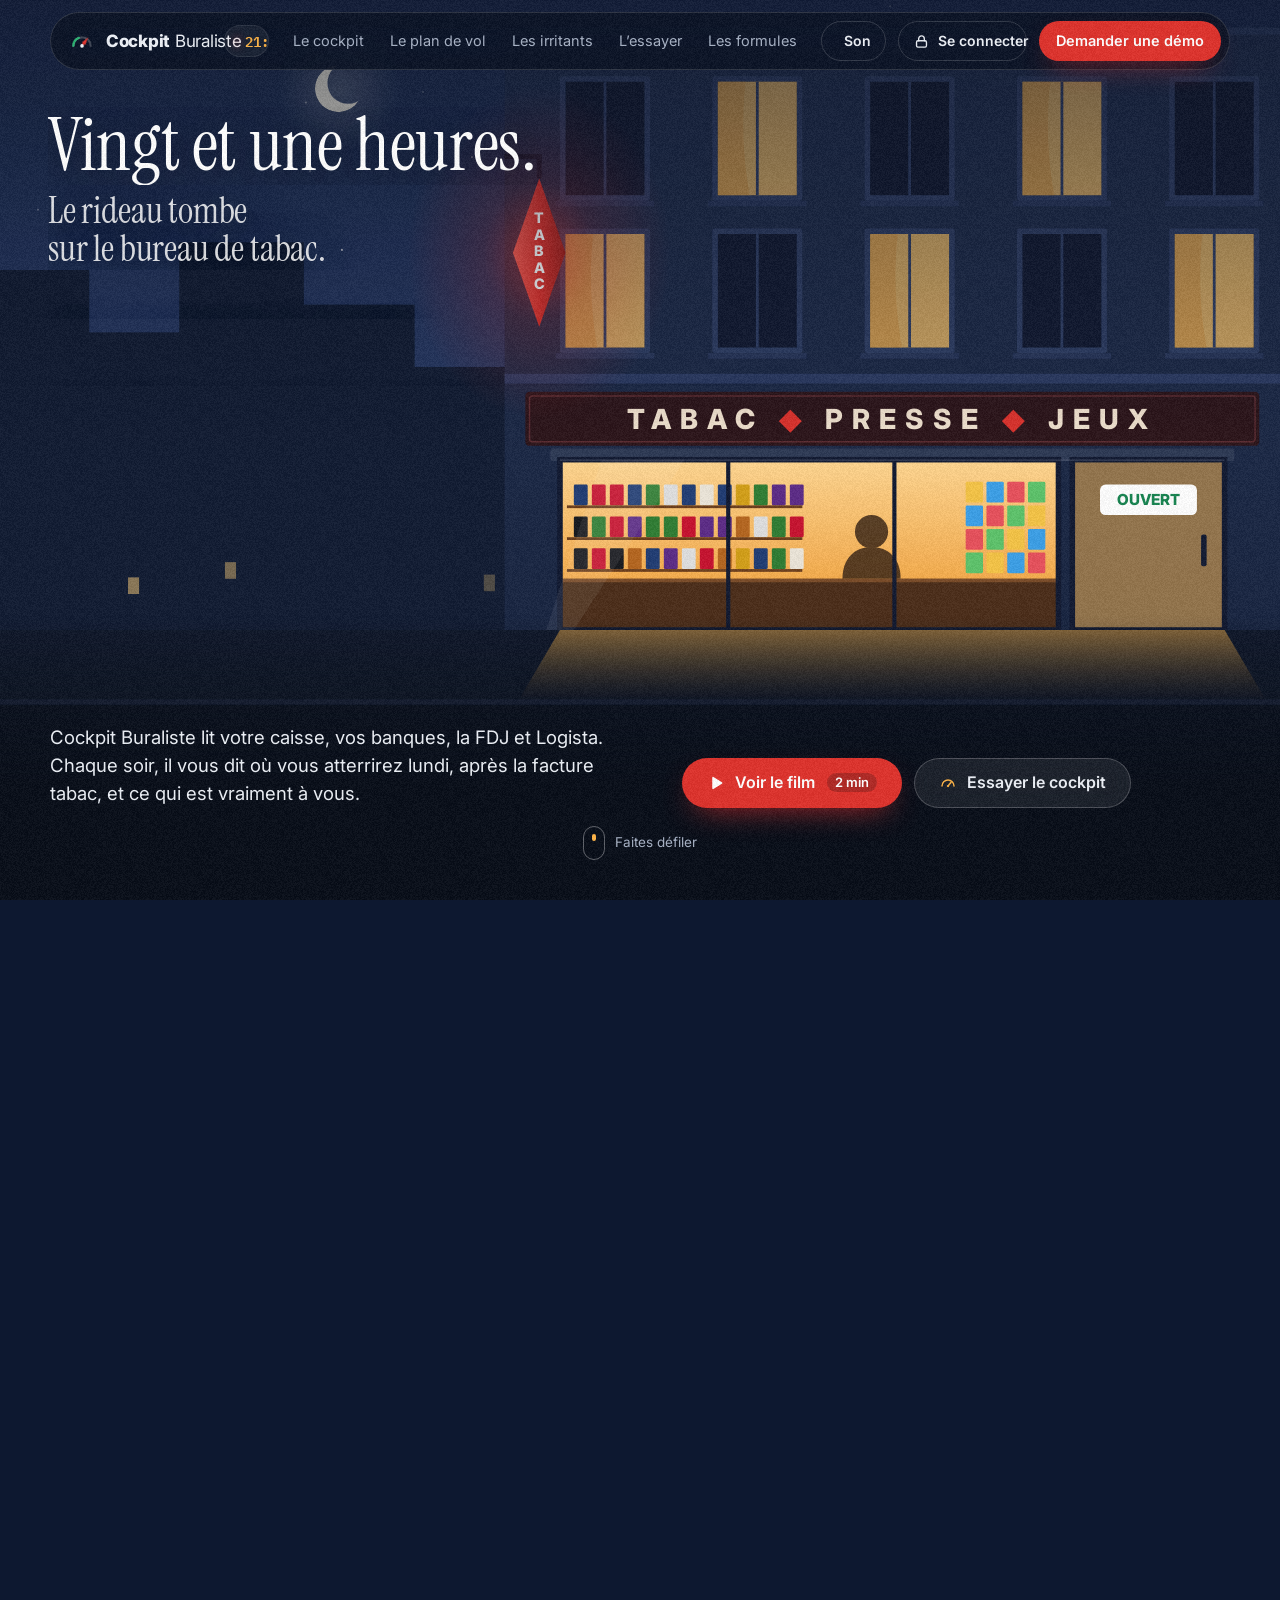
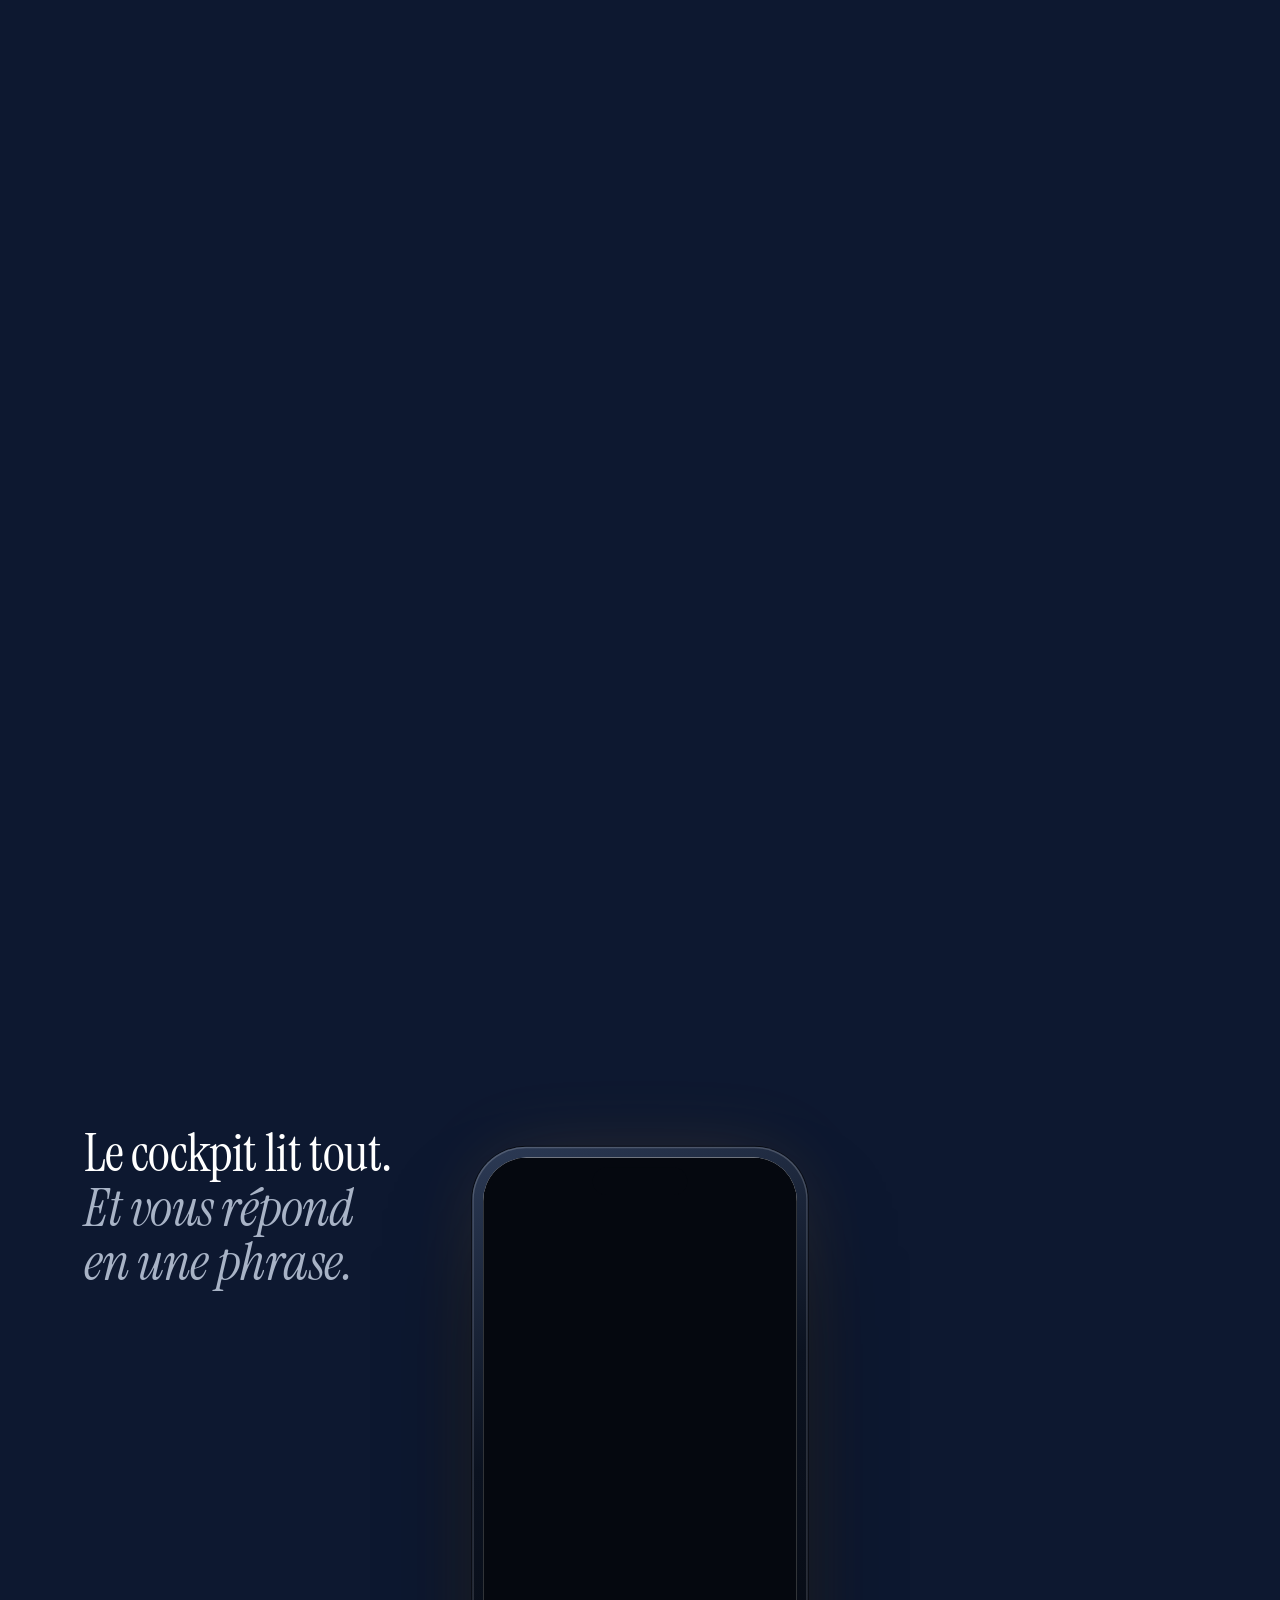
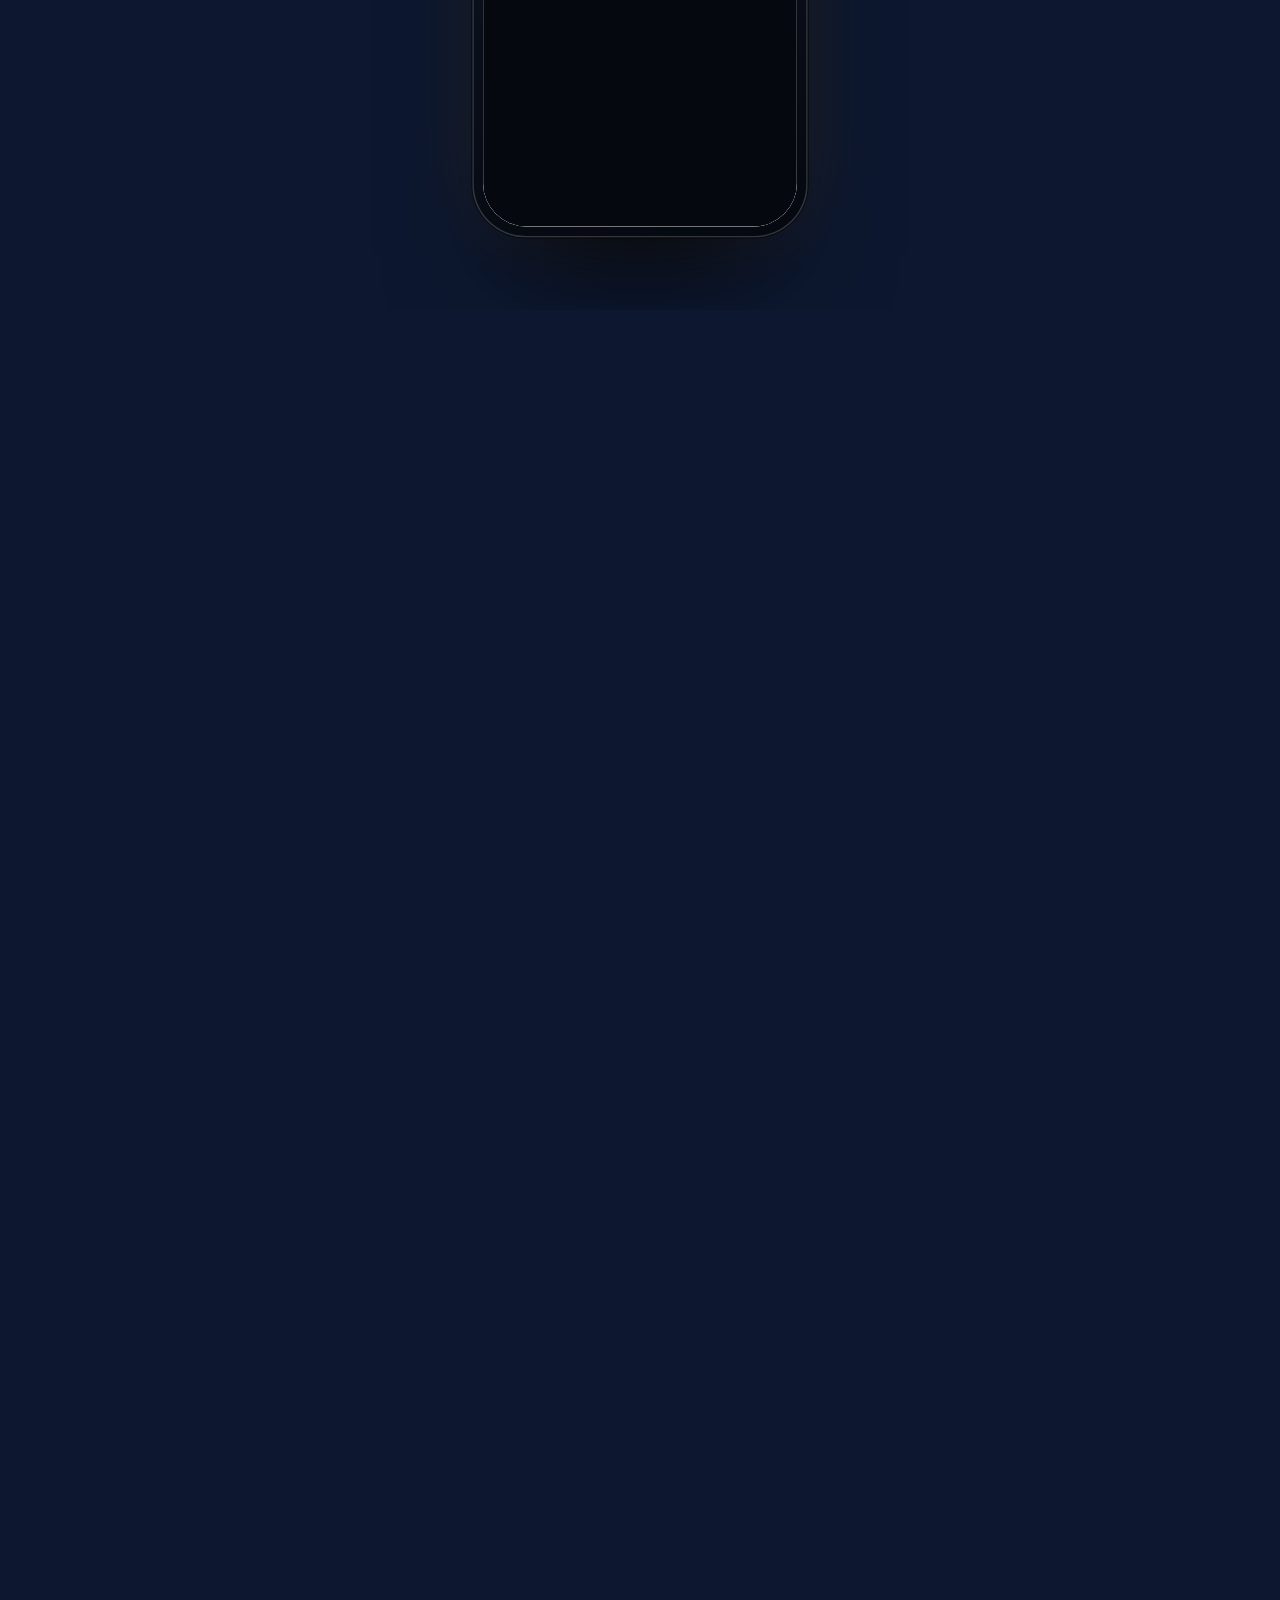
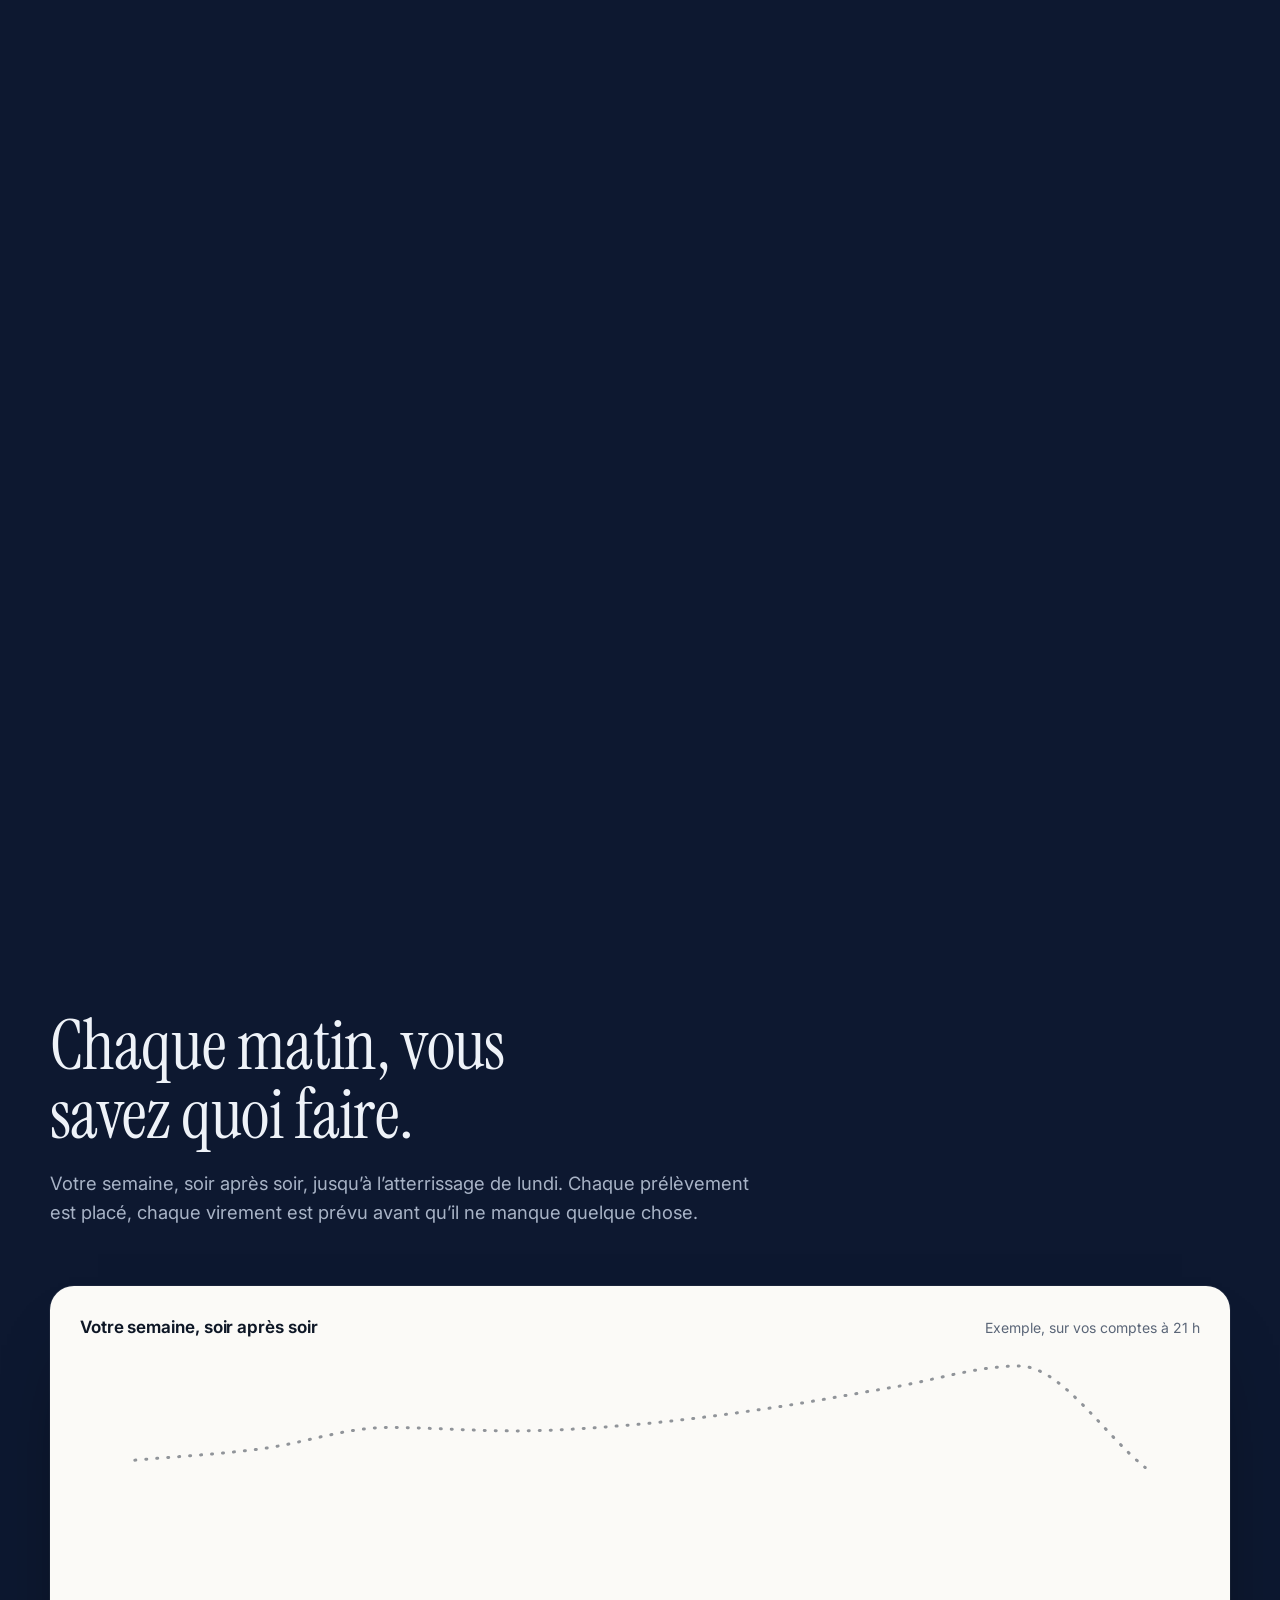
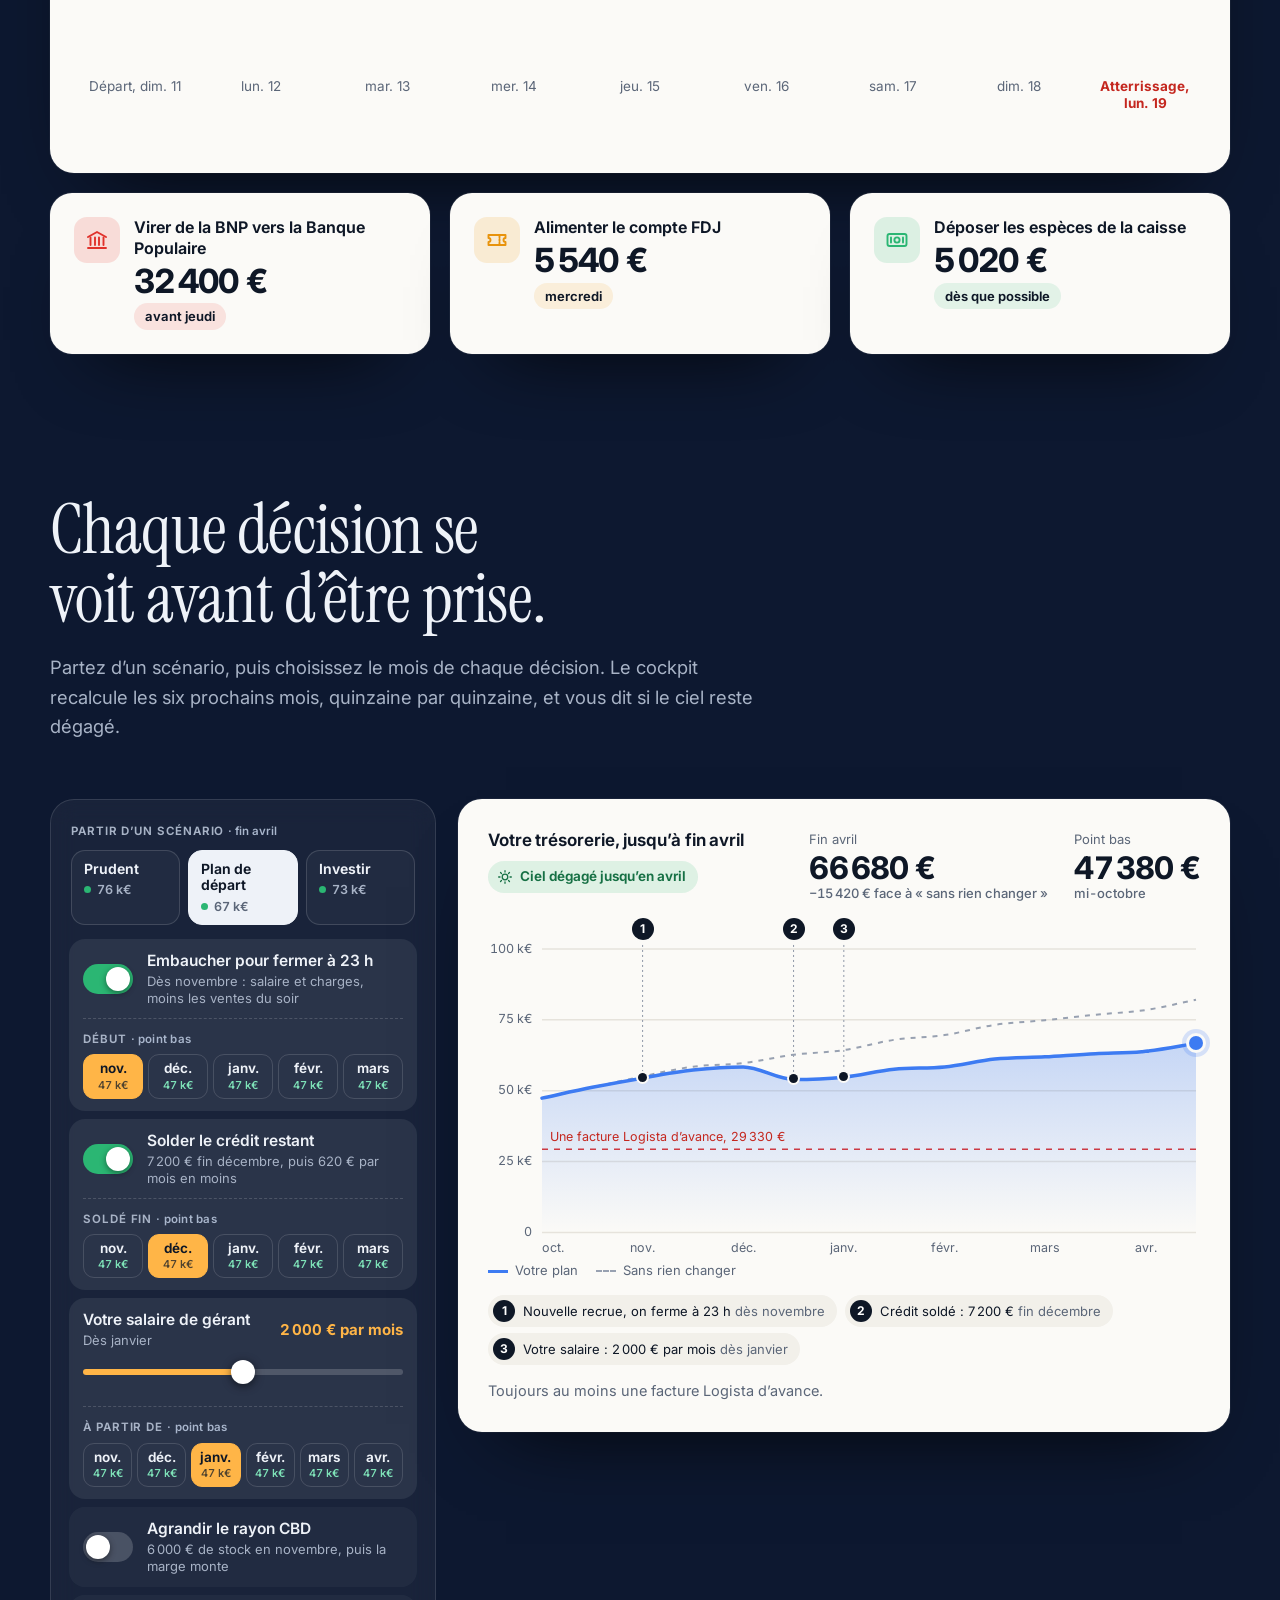
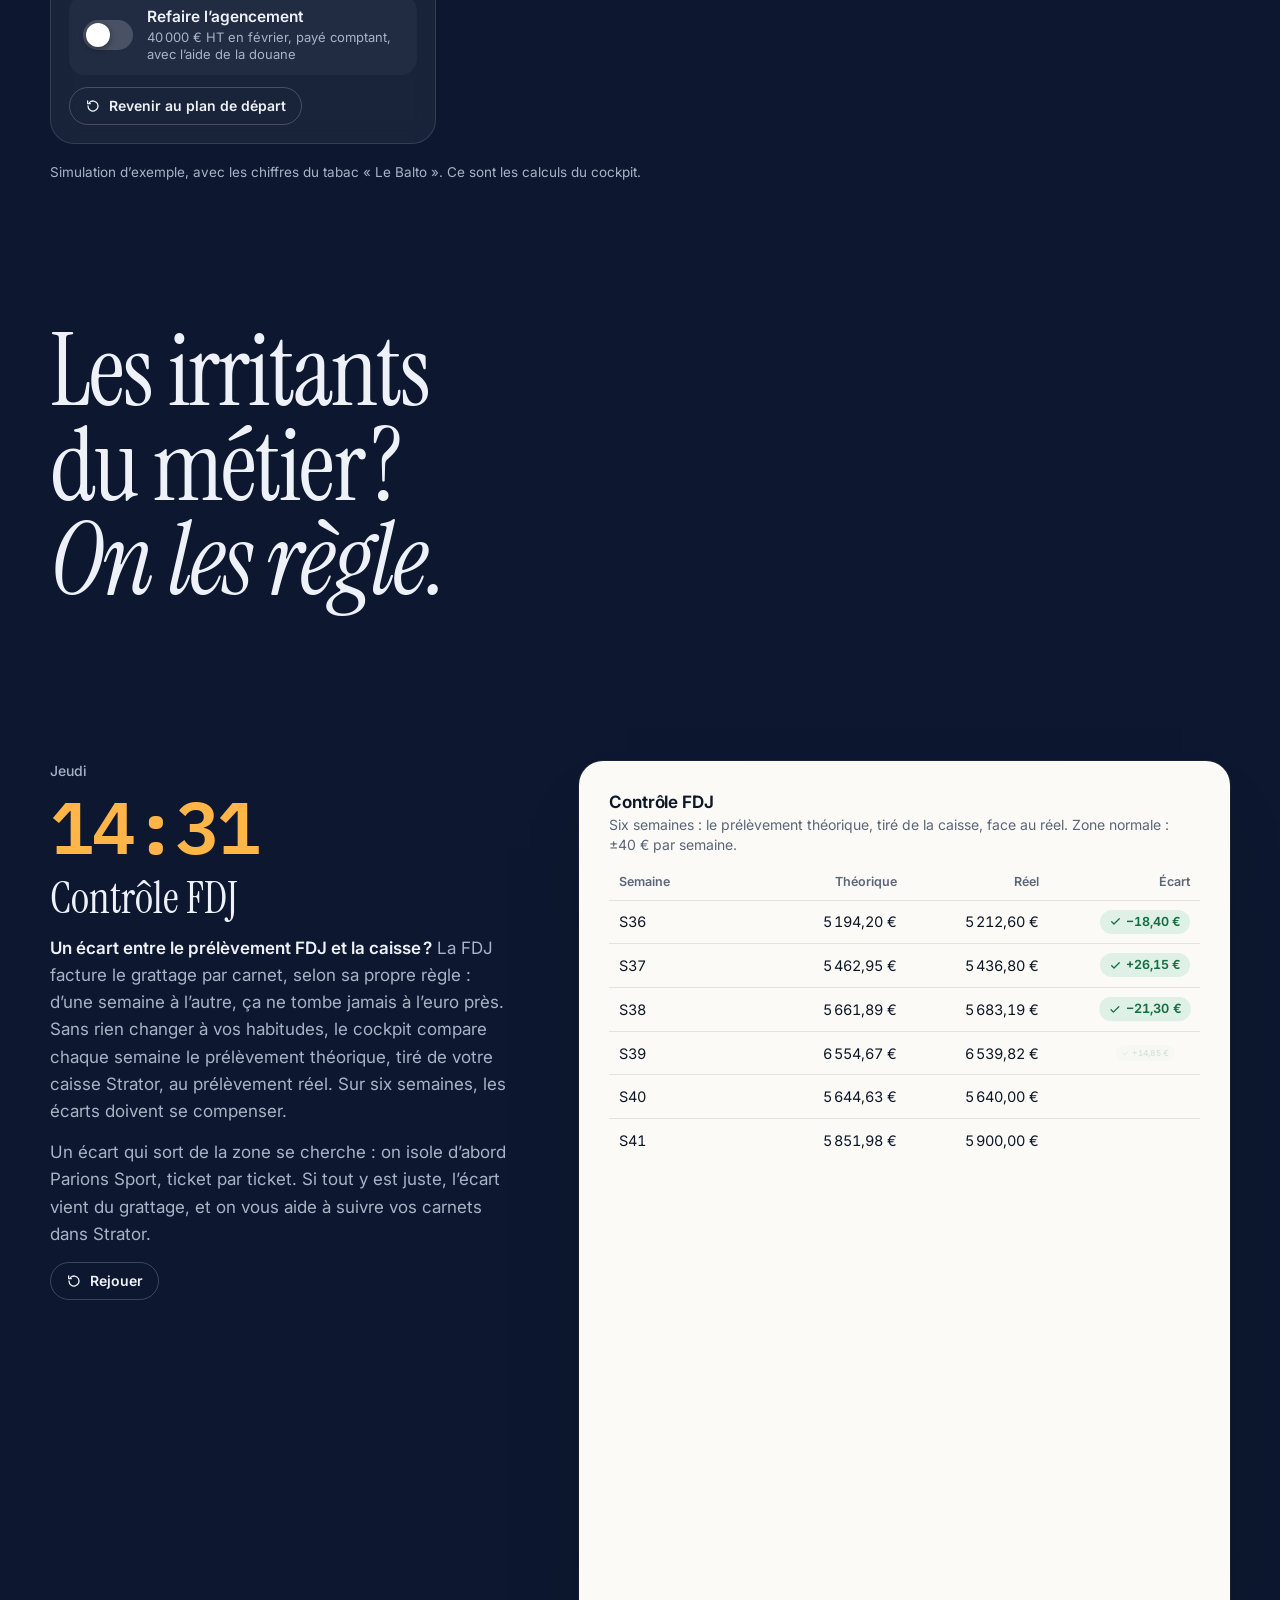
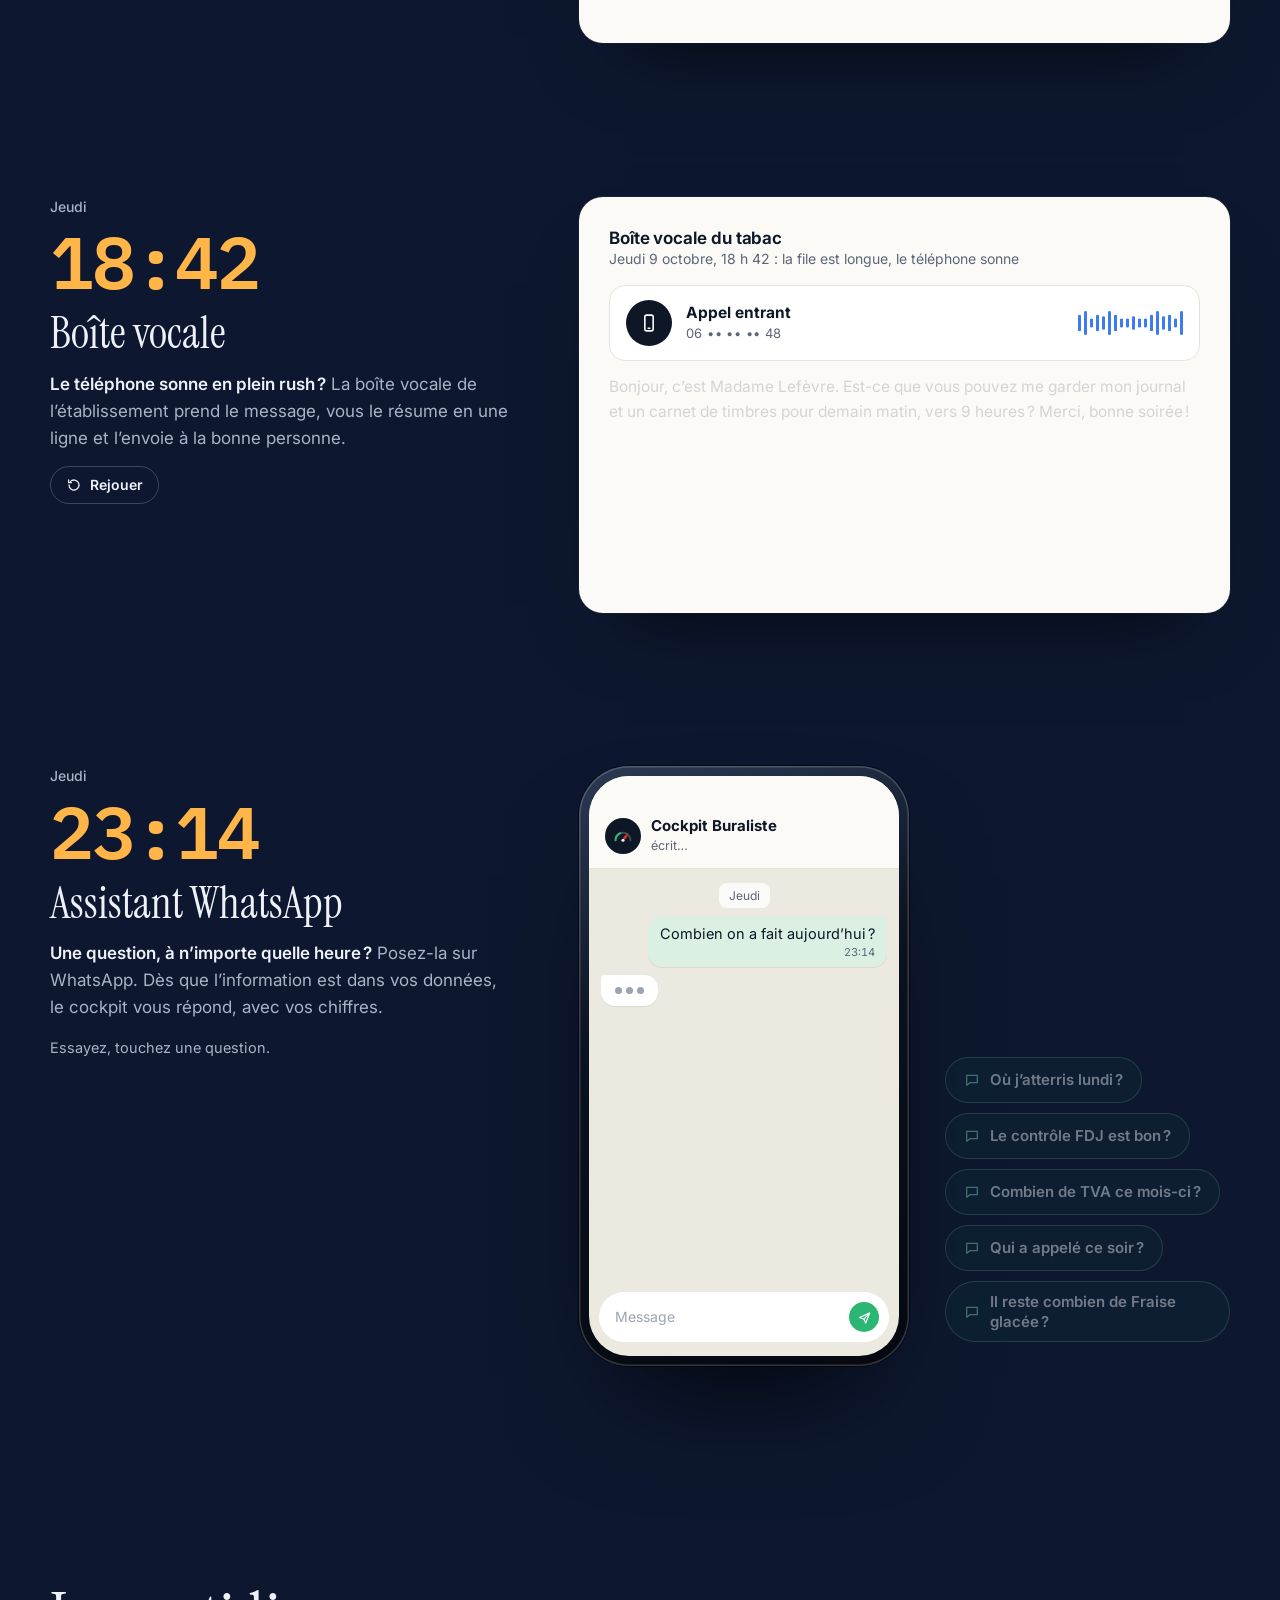
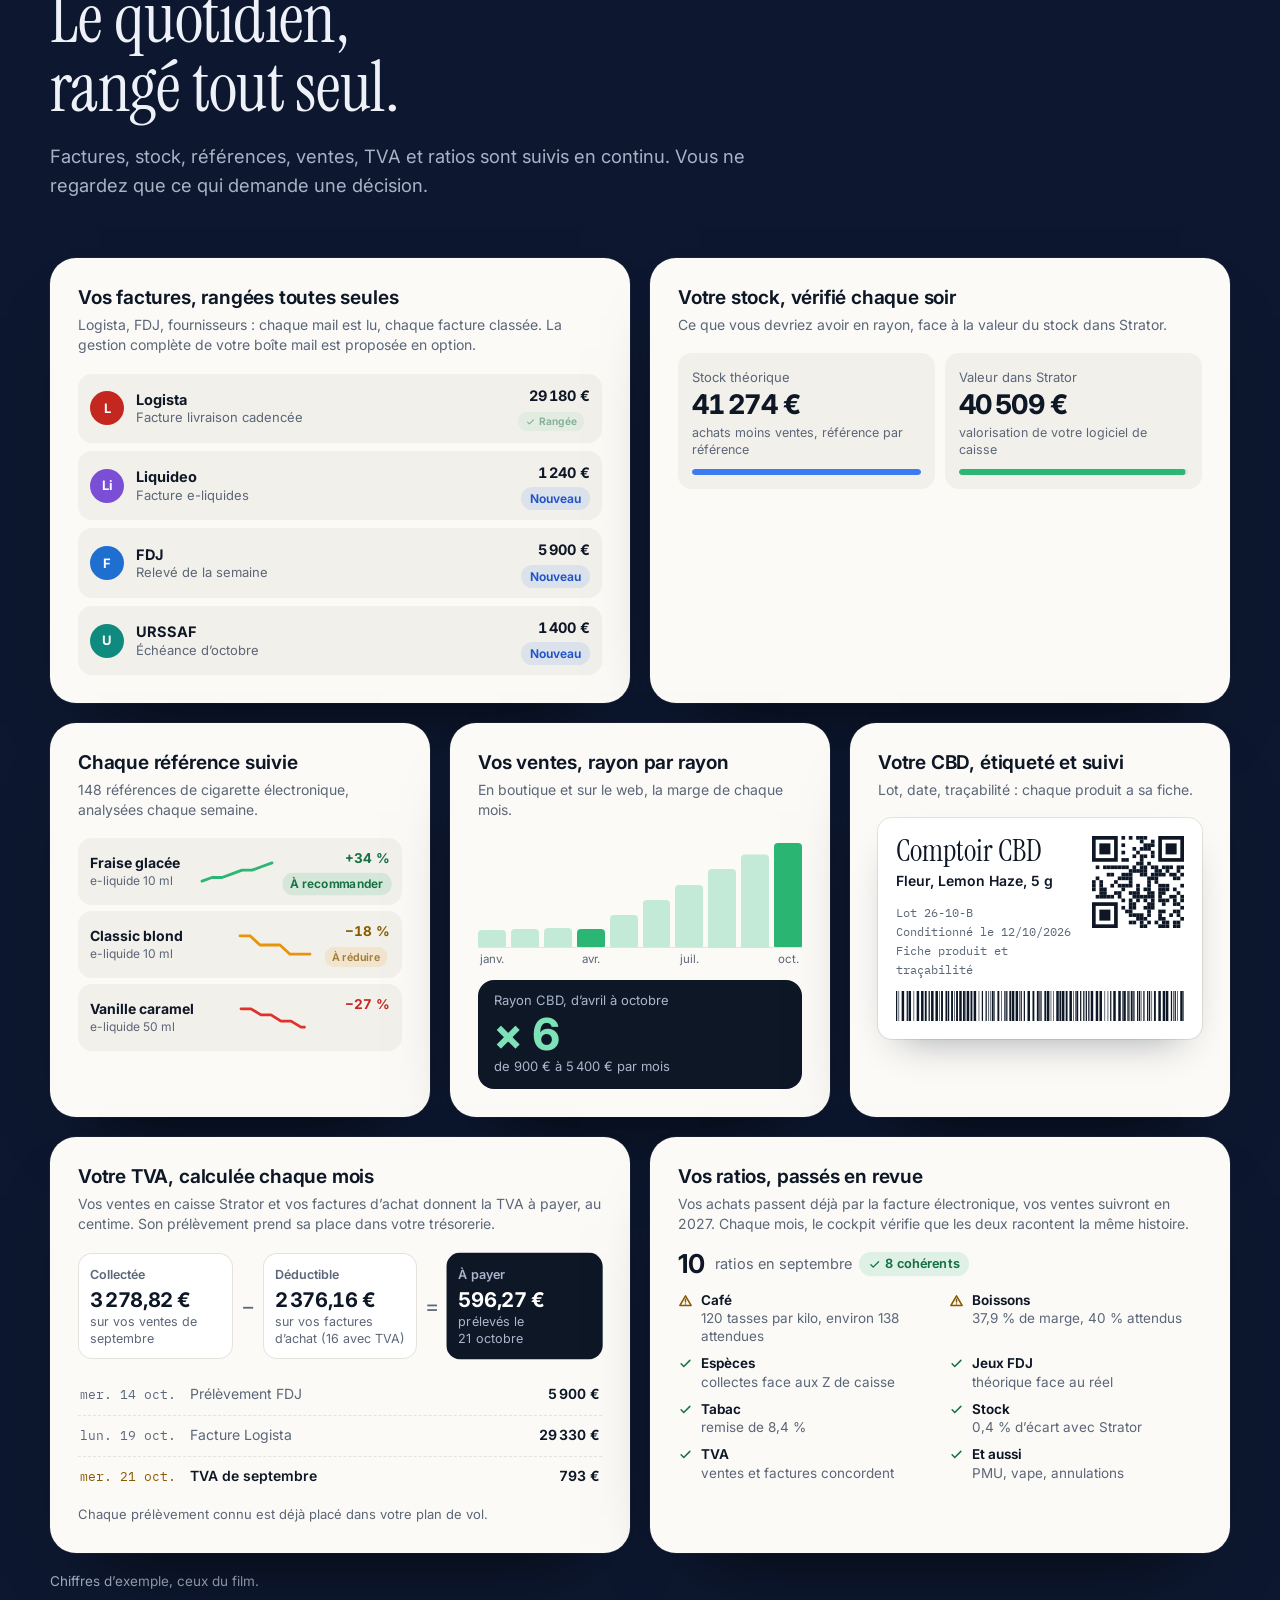
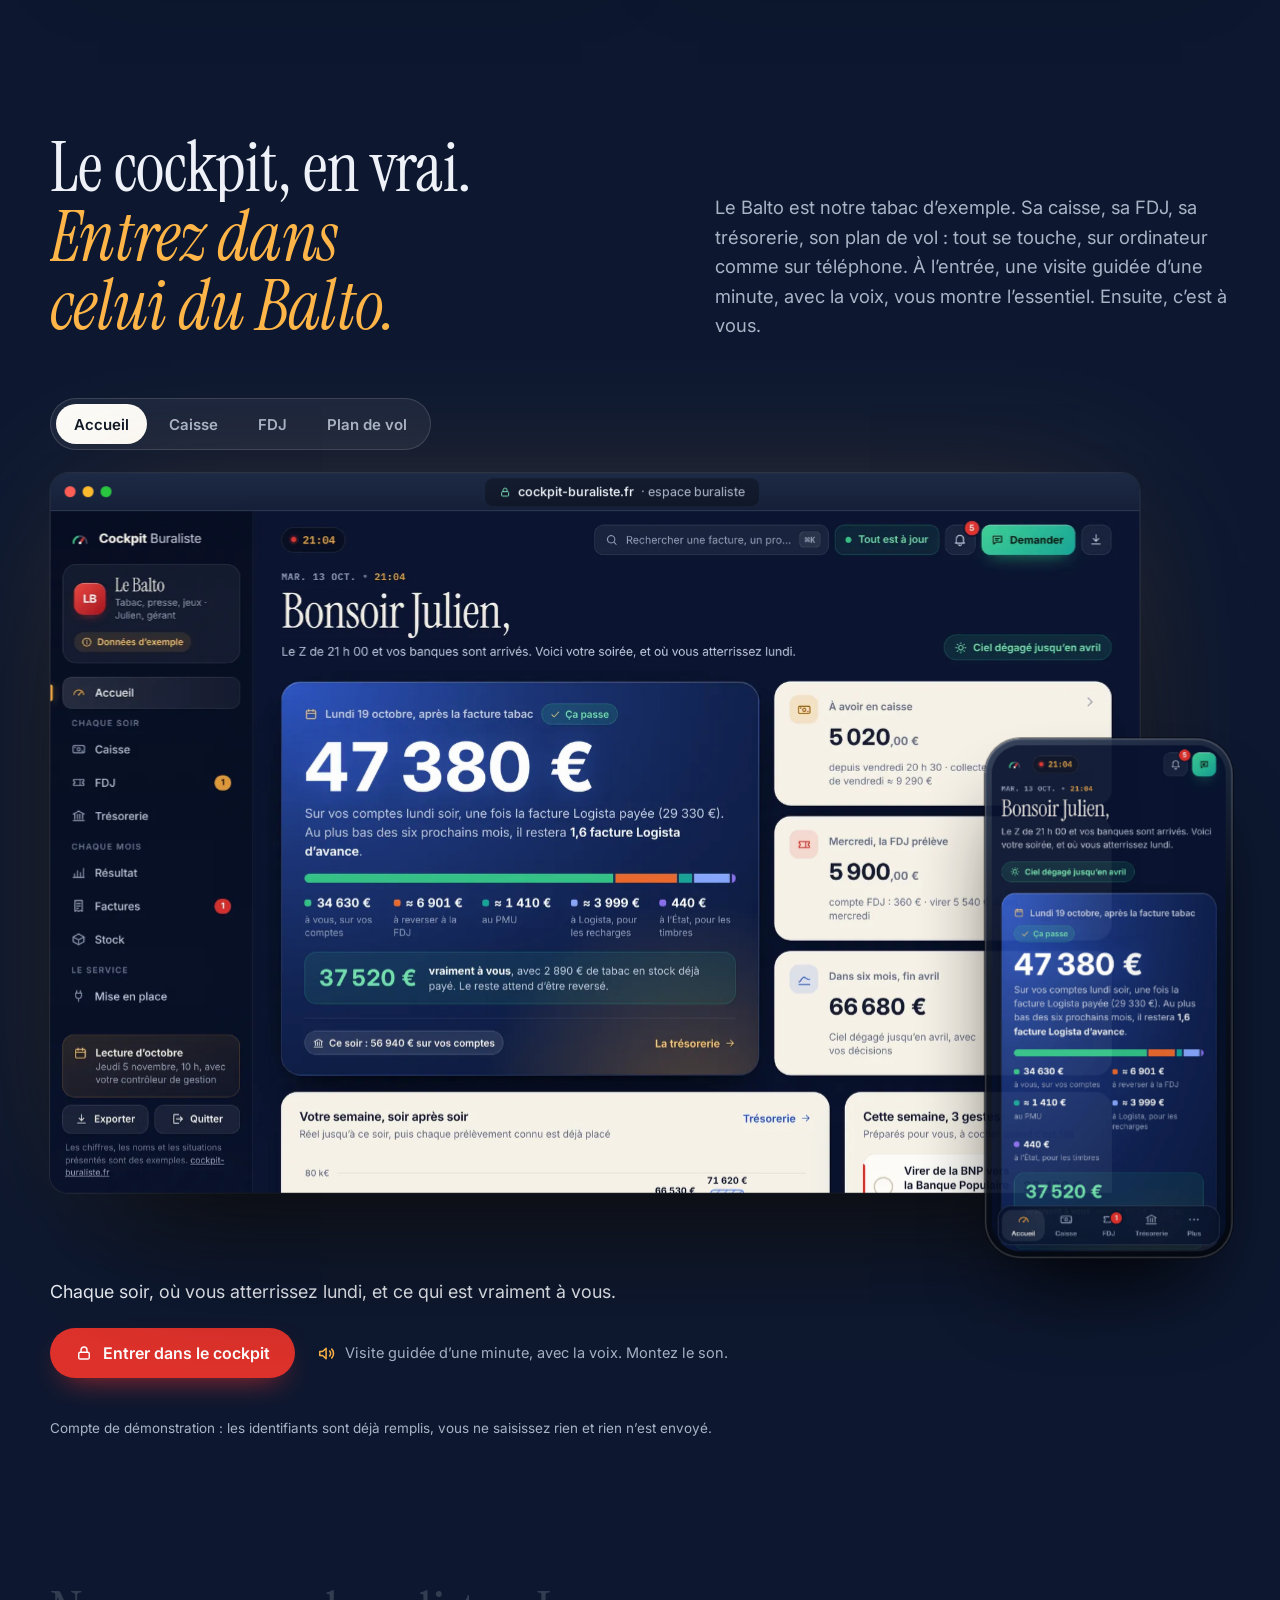
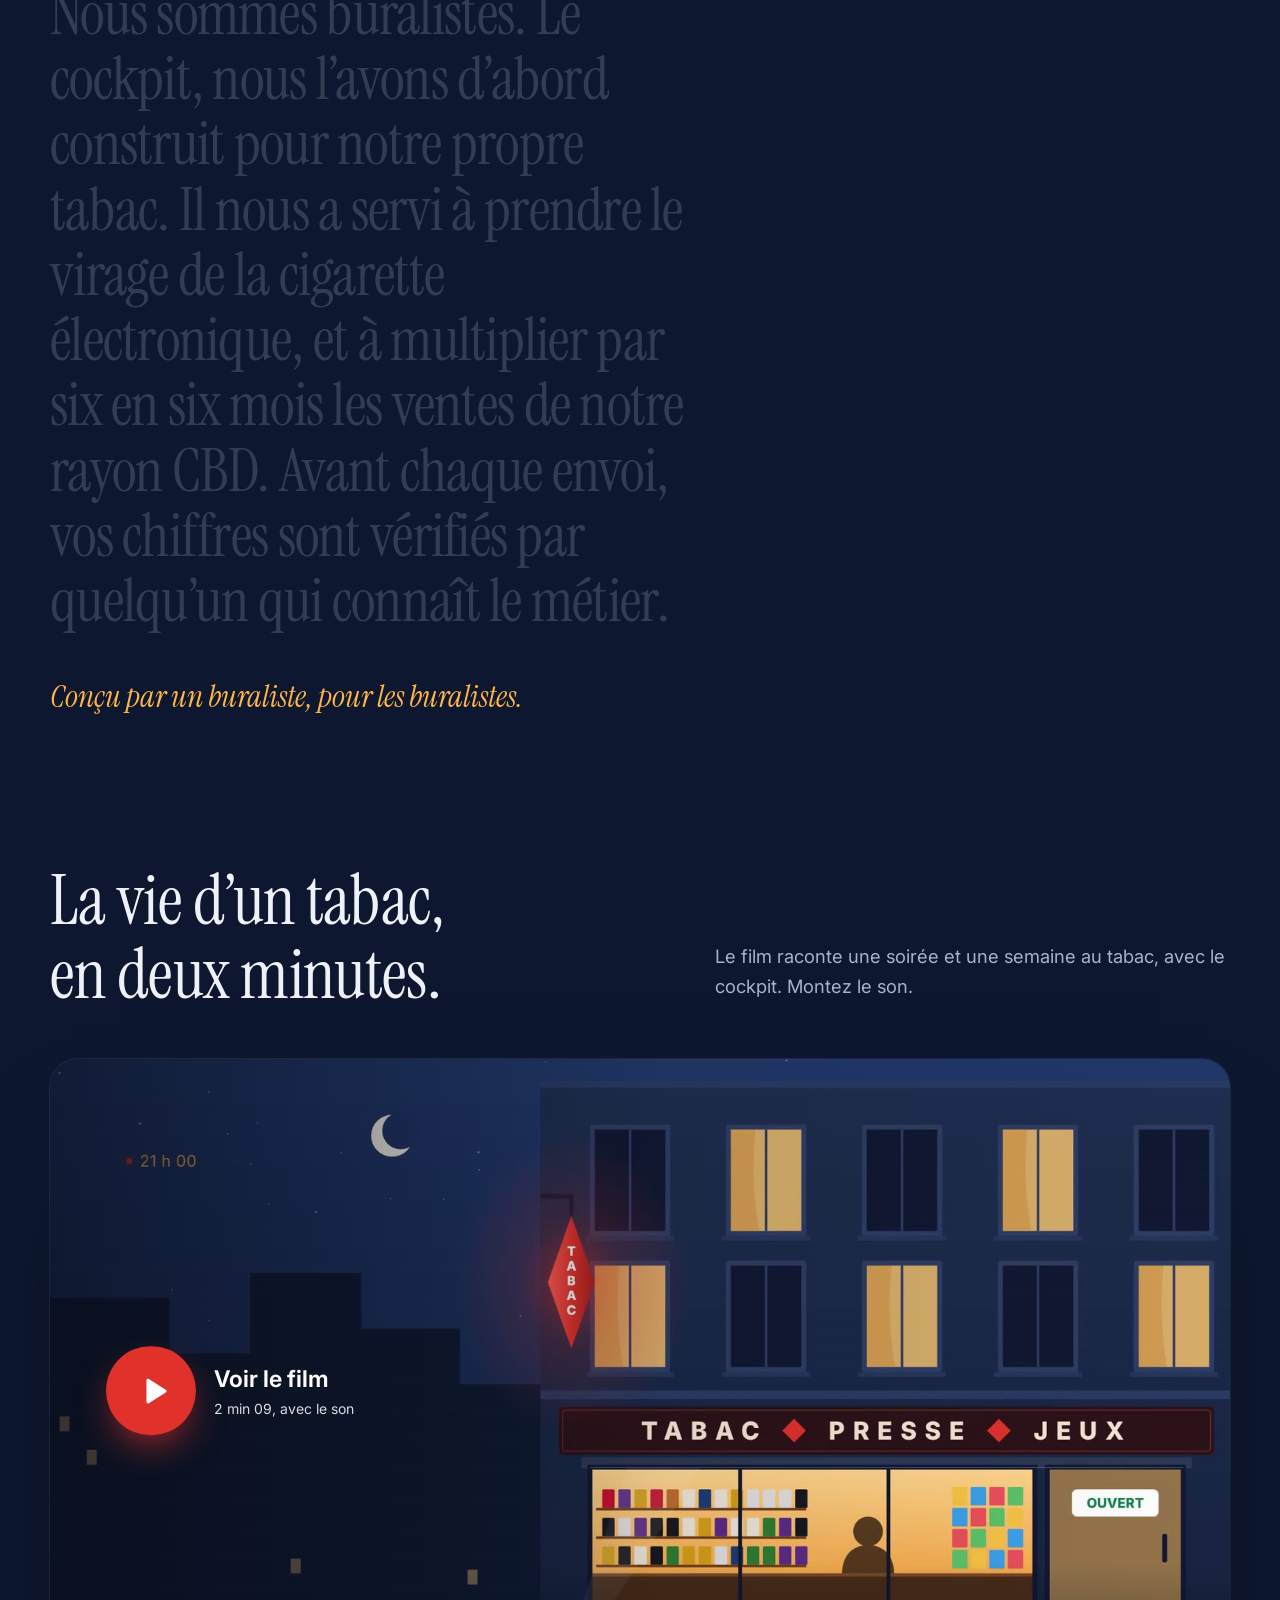
<file: index.html>
<!doctype html>
<html lang="fr">
<head>
<meta charset="utf-8">
<meta name="viewport" content="width=device-width,initial-scale=1,viewport-fit=cover">
<title>Cockpit Buraliste, le copilote de gestion des buralistes</title>
<meta name="description" content="Trésorerie, contrôle FDJ, stock Strator, boîte vocale, assistant WhatsApp : Cockpit Buraliste lit votre caisse, vos banques, la FDJ et Logista, et vous dit chaque soir où vous atterrirez lundi. Conçu par un buraliste, pour les buralistes.">
<link rel="canonical" href="https://cockpit-buraliste.fr/">
<meta name="theme-color" content="#0d1830">
<meta name="color-scheme" content="dark">
<link rel="icon" href="favicon.svg" type="image/svg+xml">
<link rel="icon" href="favicon-32.png" sizes="32x32" type="image/png">
<link rel="apple-touch-icon" href="apple-touch-icon.png">
<link rel="manifest" href="site.webmanifest">
<link rel="preload" href="polices/instrument-serif-latin-400-normal.woff2" as="font" type="font/woff2" crossorigin>
<link rel="preload" href="polices/inter-latin-opsz-normal.woff2" as="font" type="font/woff2" crossorigin>
<link rel="stylesheet" href="styles.css">
<meta property="og:type" content="website">
<meta property="og:locale" content="fr_FR">
<meta property="og:site_name" content="Cockpit Buraliste">
<meta property="og:title" content="Cockpit Buraliste : qu’est-ce qui me reste, vraiment ?">
<meta property="og:description" content="Chaque soir, la réponse en une phrase. Le copilote de gestion conçu par un buraliste, pour les buralistes.">
<meta property="og:url" content="https://cockpit-buraliste.fr/">
<meta property="og:image" content="https://cockpit-buraliste.fr/partage.jpg">
<meta property="og:image:width" content="1200">
<meta property="og:image:height" content="630">
<meta property="og:image:alt" content="La devanture d’un tabac la nuit, l’enseigne allumée, et la question : qu’est-ce qui me reste, vraiment ?">
<meta name="twitter:card" content="summary_large_image">
</head>
<body>
<script>(function(){try{if(!window.matchMedia('(prefers-reduced-motion: reduce)').matches){document.documentElement.classList.add('anim')}}catch(e){}})();</script>
<div class="fond" id="fond" aria-hidden="true"></div>
<div class="grain" aria-hidden="true"></div>
<div class="progression" aria-hidden="true"><i id="progression"></i></div>
<a class="evitement" href="#cockpit">Aller au contenu</a>

<header class="tete">
  <div class="pilule">
    <a class="marque" href="#haut" aria-label="Cockpit Buraliste, retour en haut de page"><svg class="jauge" viewBox="0 0 40 40" aria-hidden="true"><path class="arc-fond" d="M8.5 26.5a11.5 11.5 0 0 1 23 0"/><path class="arc-vert" d="M8.5 26.5a11.5 11.5 0 0 1 7.4-10.75"/><path class="aiguille" d="M20 12.2l2.5 9.3-2.5 5-2.5-5z" transform="rotate(36 20 26.5)"/><circle class="moyeu" cx="20" cy="26.5" r="2.4"/></svg><span><b>Cockpit</b> Buraliste</span></a>
    <span class="horloge" aria-hidden="true"><i></i><span class="horloge-h" id="horloge">21:00</span></span>
    <nav class="nav" aria-label="Sections du site">
      <a href="#cockpit">Le cockpit</a>
      <a href="#plan-de-vol">Le plan de vol</a>
      <a href="#irritants">Les irritants</a>
      <a href="#essayer">L’essayer</a>
      <a href="#formules">Les formules</a>
    </nav>
    <button class="son" id="son" type="button" aria-pressed="false" aria-label="Activer le son"><span class="hp" aria-hidden="true"><svg class="ic" viewBox="0 0 24 24" aria-hidden="true"><path d="M3.5 9.5h3.5l4.5-4v13l-4.5-4H3.5z"/><path d="M15.5 9.5l5 5M20.5 9.5l-5 5"/></svg></span><span class="eq" aria-hidden="true"><i></i><i></i><i></i><i></i></span><span class="son-txt">Son</span></button>
    <a class="connexion" href="cockpit.html"><svg class="ic" viewBox="0 0 24 24" aria-hidden="true"><rect x="5" y="11" width="14" height="9" rx="2"/><path d="M8 11V8a4 4 0 0 1 8 0v3"/></svg><span class="connexion-txt">Se connecter</span></a>
    <a class="bouton bouton-plein bouton-petit" href="#demo"><span class="cta-long">Demander une démo</span><span class="cta-court" aria-hidden="true">Démo</span></a>
  </div>
</header>

<main id="contenu">
  <h1 class="vh">Cockpit Buraliste, le copilote de gestion conçu par un buraliste, pour les buralistes</h1>

  <!-- 21 h 00 : le rideau tombe -->
  <section class="scene" id="haut" data-heure="21:00" data-ciel="nuit" aria-label="Vingt et une heures, le rideau tombe sur le bureau de tabac">
    <div class="scene-cadre">
      <svg class="decor" id="decor" viewBox="0 0 1920 1080" preserveAspectRatio="xMidYMax slice" aria-hidden="true" focusable="false">
<defs>
<linearGradient id="g-ciel" gradientUnits="userSpaceOnUse" x1="0" y1="-1250" x2="0" y2="1080"><stop offset="0" stop-color="#070f22"/><stop offset=".56" stop-color="#1a2b52"/><stop offset="1" stop-color="#2f4270"/></linearGradient>
<linearGradient id="g-vitrine" x1="0" y1="0" x2="0" y2="1"><stop offset="0" stop-color="#ffd690"/><stop offset="1" stop-color="#f29a2e"/></linearGradient>
<radialGradient id="g-halo"><stop offset="0" stop-color="#ff3b30" stop-opacity=".85"/><stop offset=".42" stop-color="#e0312b" stop-opacity=".3"/><stop offset="1" stop-color="#e0312b" stop-opacity="0"/></radialGradient>
<radialGradient id="g-lune"><stop offset="0" stop-color="#f3efe2" stop-opacity=".22"/><stop offset="1" stop-color="#f3efe2" stop-opacity="0"/></radialGradient>
<linearGradient id="g-carotte" x1="0" y1="0" x2="1" y2="0"><stop offset="0" stop-color="#ff5d51"/><stop offset=".5" stop-color="#e0312b"/><stop offset="1" stop-color="#a51f1a"/></linearGradient>
<linearGradient id="g-facade" x1="0" y1="0" x2="0" y2="1"><stop offset="0" stop-color="#1f2d4e"/><stop offset="1" stop-color="#172340"/></linearGradient>
<pattern id="g-lames" width="40" height="14" patternUnits="userSpaceOnUse"><rect width="40" height="14" fill="#8a95a7"/><rect width="40" height="2" fill="#b0bac9"/><rect y="11" width="40" height="3" fill="#69738a"/></pattern>
<linearGradient id="g-reflet" x1="0" y1="0" x2="0" y2="1"><stop offset="0" stop-color="#ffb547" stop-opacity=".5"/><stop offset="1" stop-color="#ffb547" stop-opacity="0"/></linearGradient>
<clipPath id="clip-baie"><rect x="880" y="664" width="960" height="246"/></clipPath>
<mask id="m-lune"><circle r="34" fill="#fff"/><circle cx="14" cy="-8" r="30" fill="#000"/></mask>
</defs>
<g id="cam">
<rect x="-600" y="-1250" width="3120" height="2600" fill="url(#g-ciel)"/>
<g class="etoiles" fill="#fff"><circle class="scintille" cx="410" cy="-912" r="1.31" style="animation-delay:-1.71s"/><circle cx="541" cy="-1058" r="1.11" opacity="0.27"/><circle cx="753" cy="-1040" r="0.53" opacity="0.46"/><circle cx="1980" cy="-954" r="0.71" opacity="0.56"/><circle cx="2357" cy="-238" r="0.96" opacity="0.74"/><circle cx="-455" cy="206" r="0.81" opacity="0.32"/><circle class="scintille" cx="-232" cy="-663" r="1.54" style="animation-delay:-1.86s"/><circle cx="1393" cy="-562" r="1.17" opacity="0.28"/><circle cx="-414" cy="-825" r="1.35" opacity="0.46"/><circle cx="380" cy="-225" r="1.03" opacity="0.40"/><circle cx="1878" cy="-46" r="0.74" opacity="0.54"/><circle class="scintille" cx="1676" cy="-695" r="1.77" style="animation-delay:-1.34s"/><circle cx="1762" cy="-910" r="1.08" opacity="0.27"/><circle cx="379" cy="-51" r="1.23" opacity="0.54"/><circle class="scintille" cx="2347" cy="-401" r="1.33" style="animation-delay:-2.24s"/><circle cx="1964" cy="-700" r="0.94" opacity="0.58"/><circle cx="-530" cy="-421" r="0.64" opacity="0.31"/><circle cx="-416" cy="64" r="0.58" opacity="0.37"/><circle cx="620" cy="227" r="0.51" opacity="0.47"/><circle cx="1956" cy="215" r="0.79" opacity="0.46"/><circle cx="519" cy="247" r="1.74" opacity="0.33"/><circle cx="-50" cy="-784" r="0.73" opacity="0.49"/><circle cx="1238" cy="-735" r="0.41" opacity="0.46"/><circle cx="552" cy="-255" r="1.73" opacity="0.60"/><circle class="scintille" cx="1008" cy="-174" r="1.35" style="animation-delay:-2.88s"/><circle cx="1889" cy="-530" r="0.96" opacity="0.30"/><circle cx="1379" cy="-1052" r="0.49" opacity="0.35"/><circle cx="-94" cy="-613" r="0.47" opacity="0.25"/><circle cx="-128" cy="-990" r="0.91" opacity="0.26"/><circle class="scintille" cx="2128" cy="-180" r="0.61" style="animation-delay:-1.11s"/><circle cx="536" cy="-956" r="1.59" opacity="0.75"/><circle cx="854" cy="-386" r="0.52" opacity="0.30"/><circle cx="469" cy="-732" r="1.56" opacity="0.33"/><circle cx="1048" cy="-918" r="1.16" opacity="0.26"/><circle cx="2094" cy="-50" r="0.77" opacity="0.43"/><circle cx="-79" cy="70" r="1.15" opacity="0.64"/><circle cx="429" cy="-798" r="1.54" opacity="0.74"/><circle cx="2060" cy="124" r="1.55" opacity="0.62"/><circle cx="107" cy="-332" r="0.90" opacity="0.26"/><circle class="scintille" cx="-513" cy="-709" r="0.76" style="animation-delay:-3.06s"/><circle cx="538" cy="-802" r="0.72" opacity="0.35"/><circle cx="38" cy="-164" r="1.66" opacity="0.67"/><circle cx="896" cy="-118" r="1.52" opacity="0.29"/><circle cx="891" cy="-868" r="1.50" opacity="0.42"/><circle cx="635" cy="-516" r="1.73" opacity="0.61"/><circle cx="-70" cy="-949" r="0.61" opacity="0.70"/><circle class="scintille" cx="1916" cy="-919" r="1.56" style="animation-delay:-2.10s"/><circle cx="493" cy="-283" r="0.58" opacity="0.26"/><circle cx="2429" cy="-124" r="1.14" opacity="0.72"/><circle cx="753" cy="227" r="1.56" opacity="0.36"/><circle cx="186" cy="-687" r="0.74" opacity="0.54"/><circle cx="209" cy="-488" r="0.58" opacity="0.71"/><circle class="scintille" cx="504" cy="-426" r="1.22" style="animation-delay:-1.35s"/><circle cx="2263" cy="-357" r="1.14" opacity="0.51"/><circle cx="-542" cy="-455" r="0.66" opacity="0.25"/><circle cx="1893" cy="-878" r="1.06" opacity="0.61"/><circle cx="1136" cy="-635" r="1.13" opacity="0.53"/><circle cx="1847" cy="-982" r="1.18" opacity="0.37"/><circle class="scintille" cx="264" cy="70" r="1.11" style="animation-delay:-2.43s"/><circle cx="2247" cy="-450" r="1.26" opacity="0.50"/><circle cx="998" cy="-55" r="1.03" opacity="0.52"/><circle cx="2340" cy="-740" r="1.18" opacity="0.72"/><circle class="scintille" cx="2021" cy="-933" r="0.57" style="animation-delay:-0.23s"/><circle cx="151" cy="-1034" r="1.34" opacity="0.64"/><circle cx="2199" cy="-906" r="1.40" opacity="0.58"/><circle cx="-154" cy="245" r="1.75" opacity="0.36"/><circle cx="2372" cy="-521" r="1.08" opacity="0.74"/><circle cx="1997" cy="-895" r="1.00" opacity="0.51"/><circle class="scintille" cx="458" cy="-841" r="0.85" style="animation-delay:-0.06s"/><circle cx="1129" cy="-454" r="0.43" opacity="0.42"/><circle cx="1347" cy="-341" r="0.49" opacity="0.74"/><circle cx="-273" cy="-730" r="0.46" opacity="0.64"/><circle cx="244" cy="-945" r="0.99" opacity="0.71"/><circle class="scintille" cx="1955" cy="-741" r="0.61" style="animation-delay:-1.83s"/><circle cx="1585" cy="-1009" r="0.48" opacity="0.59"/><circle cx="727" cy="-1036" r="1.71" opacity="0.57"/><circle cx="1901" cy="-1018" r="1.60" opacity="0.28"/><circle cx="2092" cy="-433" r="0.87" opacity="0.53"/><circle cx="2291" cy="-727" r="0.58" opacity="0.51"/><circle class="scintille" cx="144" cy="-977" r="0.63" style="animation-delay:-0.65s"/><circle cx="373" cy="-668" r="1.46" opacity="0.39"/><circle cx="960" cy="-869" r="0.89" opacity="0.26"/><circle cx="181" cy="-1126" r="1.43" opacity="0.53"/><circle cx="-9" cy="-400" r="1.71" opacity="0.30"/><circle cx="1955" cy="-467" r="1.09" opacity="0.67"/><circle class="scintille" cx="626" cy="-349" r="1.36" style="animation-delay:-1.10s"/><circle cx="1997" cy="-33" r="1.29" opacity="0.45"/><circle cx="484" cy="-1064" r="0.58" opacity="0.29"/><circle cx="1712" cy="-746" r="0.63" opacity="0.29"/><circle cx="2025" cy="225" r="1.34" opacity="0.39"/><circle cx="156" cy="-687" r="1.04" opacity="0.33"/><circle class="scintille" cx="791" cy="-734" r="1.75" style="animation-delay:-1.75s"/><circle cx="163" cy="376" r="0.83" opacity="0.43"/><circle cx="-597" cy="-547" r="1.06" opacity="0.50"/><circle cx="27" cy="-353" r="0.41" opacity="0.38"/><circle cx="-320" cy="-519" r="0.46" opacity="0.26"/><circle cx="349" cy="-782" r="1.22" opacity="0.51"/><circle class="scintille" cx="1742" cy="-111" r="1.40" style="animation-delay:-1.25s"/><circle cx="418" cy="406" r="0.61" opacity="0.61"/><circle cx="1407" cy="-1081" r="1.57" opacity="0.70"/><circle cx="1357" cy="9" r="1.54" opacity="0.32"/><circle cx="1034" cy="-353" r="1.57" opacity="0.65"/><circle cx="1978" cy="-227" r="1.65" opacity="0.59"/><circle class="scintille" cx="1563" cy="-787" r="0.44" style="animation-delay:-1.15s"/><circle cx="-273" cy="171" r="1.18" opacity="0.56"/><circle cx="1354" cy="-75" r="1.09" opacity="0.25"/><circle cx="969" cy="-304" r="1.32" opacity="0.28"/><circle cx="1699" cy="-752" r="0.50" opacity="0.38"/><circle class="scintille" cx="1676" cy="-826" r="1.44" style="animation-delay:-1.58s"/><circle cx="594" cy="-393" r="1.36" opacity="0.63"/><circle cx="1325" cy="-134" r="0.51" opacity="0.32"/><circle cx="192" cy="24" r="0.83" opacity="0.53"/><circle cx="-561" cy="-1054" r="0.78" opacity="0.59"/><circle cx="1560" cy="-82" r="0.81" opacity="0.51"/><circle class="scintille" cx="850" cy="-413" r="0.57" style="animation-delay:-0.64s"/><circle cx="-545" cy="-425" r="1.55" opacity="0.73"/><circle cx="802" cy="-726" r="0.69" opacity="0.72"/><circle cx="57" cy="-231" r="0.60" opacity="0.51"/><circle cx="2373" cy="-940" r="1.55" opacity="0.50"/><circle class="scintille" cx="2167" cy="-39" r="0.72" style="animation-delay:-1.56s"/><circle cx="-523" cy="-1144" r="1.09" opacity="0.48"/><circle cx="342" cy="-928" r="0.88" opacity="0.41"/><circle cx="2022" cy="-1147" r="1.45" opacity="0.67"/><circle cx="-225" cy="314" r="1.40" opacity="0.70"/><circle cx="304" cy="-562" r="0.95" opacity="0.75"/><circle class="scintille" cx="1238" cy="-580" r="1.00" style="animation-delay:-0.15s"/><circle cx="-283" cy="169" r="0.80" opacity="0.72"/><circle cx="178" cy="-730" r="1.12" opacity="0.34"/><circle cx="565" cy="361" r="1.64" opacity="0.66"/><circle cx="2335" cy="-282" r="1.41" opacity="0.27"/><circle class="scintille" cx="1685" cy="-438" r="1.45" style="animation-delay:-0.92s"/><circle cx="-447" cy="314" r="0.58" opacity="0.49"/><circle cx="472" cy="-680" r="1.43" opacity="0.74"/><circle cx="212" cy="-114" r="0.82" opacity="0.53"/><circle cx="630" cy="-886" r="0.63" opacity="0.35"/><circle cx="2227" cy="-365" r="0.71" opacity="0.70"/><circle class="scintille" cx="2509" cy="-439" r="0.60" style="animation-delay:-0.29s"/><circle cx="467" cy="-1006" r="0.73" opacity="0.38"/><circle cx="1739" cy="-498" r="0.98" opacity="0.51"/><circle cx="576" cy="-616" r="0.49" opacity="0.39"/><circle cx="2419" cy="-951" r="1.10" opacity="0.56"/><circle class="scintille" cx="2092" cy="-809" r="0.78" style="animation-delay:-1.28s"/><circle cx="2048" cy="229" r="0.43" opacity="0.27"/><circle cx="877" cy="-222" r="0.40" opacity="0.45"/><circle cx="2292" cy="154" r="1.60" opacity="0.74"/><circle class="scintille" cx="175" cy="-978" r="0.62" style="animation-delay:-2.18s"/><circle cx="2337" cy="-10" r="1.31" opacity="0.63"/><circle cx="827" cy="-279" r="0.46" opacity="0.64"/><circle cx="126" cy="303" r="1.30" opacity="0.40"/><circle cx="-201" cy="-752" r="1.29" opacity="0.60"/><circle cx="-250" cy="-1039" r="1.13" opacity="0.54"/><circle class="scintille" cx="611" cy="-797" r="1.24" style="animation-delay:-0.96s"/><circle cx="883" cy="-779" r="0.75" opacity="0.73"/><circle cx="1599" cy="-664" r="0.43" opacity="0.50"/><circle cx="1504" cy="-486" r="0.76" opacity="0.58"/><circle class="scintille" cx="2287" cy="-792" r="0.45" style="animation-delay:-1.35s"/><circle cx="1530" cy="-837" r="1.52" opacity="0.62"/><circle cx="975" cy="-826" r="1.76" opacity="0.41"/><circle cx="1958" cy="-785" r="0.71" opacity="0.63"/><circle cx="320" cy="354" r="1.09" opacity="0.34"/><circle cx="97" cy="-491" r="1.33" opacity="0.72"/><circle class="scintille" cx="-143" cy="-528" r="0.70" style="animation-delay:-0.45s"/><circle cx="-438" cy="-1055" r="0.95" opacity="0.70"/><circle cx="2157" cy="8" r="1.80" opacity="0.72"/><circle cx="427" cy="-857" r="1.71" opacity="0.62"/><circle cx="-500" cy="-100" r="0.93" opacity="0.44"/><circle cx="435" cy="-883" r="0.40" opacity="0.39"/><circle class="scintille" cx="497" cy="360" r="0.57" style="animation-delay:-0.66s"/><circle cx="513" cy="148" r="1.55" opacity="0.47"/><circle cx="-446" cy="-402" r="0.92" opacity="0.71"/><circle cx="2" cy="-574" r="1.66" opacity="0.27"/><circle cx="682" cy="133" r="1.47" opacity="0.27"/><circle cx="-491" cy="-1051" r="1.69" opacity="0.38"/><circle cx="458" cy="-720" r="1.74" opacity="0.56"/><circle cx="218" cy="-18" r="0.84" opacity="0.39"/><circle cx="-588" cy="44" r="1.68" opacity="0.57"/><circle cx="2343" cy="-1112" r="0.73" opacity="0.49"/><circle class="scintille" cx="606" cy="-753" r="1.00" style="animation-delay:-2.97s"/><circle cx="-29" cy="118" r="1.43" opacity="0.66"/><circle cx="1811" cy="-191" r="0.86" opacity="0.41"/><circle cx="529" cy="86" r="0.51" opacity="0.35"/><circle cx="1749" cy="-759" r="0.49" opacity="0.27"/><circle cx="1124" cy="-635" r="1.77" opacity="0.69"/></g>
<g id="lune" transform="translate(560 128)"><circle r="90" fill="url(#g-lune)"/><circle r="34" fill="#f3efe2" mask="url(#m-lune)"/></g>
<rect x="-600" y="440" width="190" height="470" fill="#0f1a31"/><rect class="imm-lum" x="-490" y="470" width="16" height="24" fill="#ffcf7a" opacity="0.28"/><rect class="imm-lum" x="-534" y="632" width="16" height="24" fill="#ffcf7a" opacity="0.54"/><rect class="imm-lum" x="-534" y="740" width="16" height="24" fill="#ffcf7a" opacity="0.56"/><rect class="imm-lum" x="-446" y="848" width="16" height="24" fill="#ffcf7a" opacity="0.42"/><rect x="-420" y="350" width="160" height="560" fill="#0f1a31"/><rect class="imm-lum" x="-398" y="434" width="16" height="24" fill="#ffcf7a" opacity="0.35"/><rect class="imm-lum" x="-354" y="434" width="16" height="24" fill="#ffcf7a" opacity="0.32"/><rect class="imm-lum" x="-310" y="596" width="16" height="24" fill="#ffcf7a" opacity="0.46"/><rect class="imm-lum" x="-398" y="704" width="16" height="24" fill="#ffcf7a" opacity="0.32"/><rect class="imm-lum" x="-310" y="758" width="16" height="24" fill="#ffcf7a" opacity="0.36"/><rect x="-270" y="490" width="190" height="420" fill="#0f1a31"/><rect class="imm-lum" x="-116" y="520" width="16" height="24" fill="#ffcf7a" opacity="0.29"/><rect class="imm-lum" x="-116" y="574" width="16" height="24" fill="#ffcf7a" opacity="0.31"/><rect class="imm-lum" x="-116" y="790" width="16" height="24" fill="#ffcf7a" opacity="0.57"/><rect x="-90" y="410" width="110" height="500" fill="#0f1a31"/><rect class="imm-lum" x="-68" y="494" width="16" height="24" fill="#ffcf7a" opacity="0.44"/><rect class="imm-lum" x="-24" y="548" width="16" height="24" fill="#ffcf7a" opacity="0.47"/><rect class="imm-lum" x="-68" y="656" width="16" height="24" fill="#ffcf7a" opacity="0.35"/><rect class="imm-lum" x="-24" y="710" width="16" height="24" fill="#ffcf7a" opacity="0.42"/><rect class="imm-lum" x="-24" y="818" width="16" height="24" fill="#ffcf7a" opacity="0.58"/><rect x="0" y="390" width="200" height="520" fill="#0f1a31"/><rect class="imm-lum" x="22" y="798" width="16" height="24" fill="#ffcf7a" opacity="0.46"/><rect x="190" y="480" width="150" height="430" fill="#0f1a31"/><rect class="imm-lum" x="256" y="834" width="16" height="24" fill="#ffcf7a" opacity="0.51"/><rect x="330" y="350" width="180" height="560" fill="#0f1a31"/><rect class="imm-lum" x="396" y="812" width="16" height="24" fill="#ffcf7a" opacity="0.43"/><rect x="500" y="440" width="170" height="470" fill="#0f1a31"/><rect x="660" y="530" width="150" height="380" fill="#0f1a31"/><rect class="imm-lum" x="770" y="830" width="16" height="24" fill="#ffcf7a" opacity="0.26"/><rect x="1920" y="310" width="260" height="600" fill="#0f1a31"/><rect class="imm-lum" x="1942" y="340" width="16" height="24" fill="#ffcf7a" opacity="0.47"/><rect class="imm-lum" x="2118" y="340" width="16" height="24" fill="#ffcf7a" opacity="0.33"/><rect class="imm-lum" x="1986" y="394" width="16" height="24" fill="#ffcf7a" opacity="0.25"/><rect class="imm-lum" x="2074" y="394" width="16" height="24" fill="#ffcf7a" opacity="0.38"/><rect class="imm-lum" x="1942" y="502" width="16" height="24" fill="#ffcf7a" opacity="0.58"/><rect class="imm-lum" x="2030" y="502" width="16" height="24" fill="#ffcf7a" opacity="0.28"/><rect class="imm-lum" x="2074" y="556" width="16" height="24" fill="#ffcf7a" opacity="0.48"/><rect class="imm-lum" x="2030" y="664" width="16" height="24" fill="#ffcf7a" opacity="0.44"/><rect class="imm-lum" x="1942" y="718" width="16" height="24" fill="#ffcf7a" opacity="0.52"/><rect class="imm-lum" x="1986" y="718" width="16" height="24" fill="#ffcf7a" opacity="0.44"/><rect class="imm-lum" x="2074" y="718" width="16" height="24" fill="#ffcf7a" opacity="0.32"/><rect class="imm-lum" x="1986" y="826" width="16" height="24" fill="#ffcf7a" opacity="0.56"/><rect class="imm-lum" x="2118" y="826" width="16" height="24" fill="#ffcf7a" opacity="0.55"/><rect x="2170" y="390" width="350" height="520" fill="#0f1a31"/><rect class="imm-lum" x="2412" y="420" width="16" height="24" fill="#ffcf7a" opacity="0.33"/><rect class="imm-lum" x="2456" y="420" width="16" height="24" fill="#ffcf7a" opacity="0.37"/><rect class="imm-lum" x="2192" y="582" width="16" height="24" fill="#ffcf7a" opacity="0.34"/><rect class="imm-lum" x="2324" y="744" width="16" height="24" fill="#ffcf7a" opacity="0.57"/><rect class="imm-lum" x="2368" y="744" width="16" height="24" fill="#ffcf7a" opacity="0.26"/><rect class="imm-lum" x="2412" y="744" width="16" height="24" fill="#ffcf7a" opacity="0.58"/><rect class="imm-lum" x="2192" y="798" width="16" height="24" fill="#ffcf7a" opacity="0.26"/><rect class="imm-lum" x="2236" y="798" width="16" height="24" fill="#ffcf7a" opacity="0.49"/><rect class="imm-lum" x="2412" y="798" width="16" height="24" fill="#ffcf7a" opacity="0.46"/><rect class="imm-lum" x="2324" y="852" width="16" height="24" fill="#ffcf7a" opacity="0.55"/><rect class="imm-lum" x="2456" y="852" width="16" height="24" fill="#ffcf7a" opacity="0.32"/>
<rect x="800" y="40" width="1120" height="870" fill="url(#g-facade)"/>
<rect x="800" y="40" width="1120" height="10" fill="#2a3a63"/>
<rect x="880" y="110" width="130" height="180" rx="4" fill="#2c3c63"/><rect x="888" y="118" width="114" height="164" fill="#0f1830"/><rect x="943" y="118" width="4" height="164" fill="#2c3c63"/><rect x="874" y="290" width="142" height="8" fill="#26355a"/><rect x="1100" y="110" width="130" height="180" rx="4" fill="#2c3c63"/><rect x="1108" y="118" width="114" height="164" fill="#0f1830"/><g class="fen-lum"><rect x="1108" y="118" width="114" height="164" fill="#f5c06a" opacity=".85"/><path d="M1108 118h40c-6 50-4 110 6 164h-46z" fill="#c9893a" opacity=".5"/></g><rect x="1163" y="118" width="4" height="164" fill="#2c3c63"/><rect x="1094" y="290" width="142" height="8" fill="#26355a"/><rect x="1320" y="110" width="130" height="180" rx="4" fill="#2c3c63"/><rect x="1328" y="118" width="114" height="164" fill="#0f1830"/><rect x="1383" y="118" width="4" height="164" fill="#2c3c63"/><rect x="1314" y="290" width="142" height="8" fill="#26355a"/><rect x="1540" y="110" width="130" height="180" rx="4" fill="#2c3c63"/><rect x="1548" y="118" width="114" height="164" fill="#0f1830"/><g class="fen-lum"><rect x="1548" y="118" width="114" height="164" fill="#f5c06a" opacity=".85"/><path d="M1548 118h40c-6 50-4 110 6 164h-46z" fill="#c9893a" opacity=".5"/></g><rect x="1603" y="118" width="4" height="164" fill="#2c3c63"/><rect x="1534" y="290" width="142" height="8" fill="#26355a"/><rect x="1760" y="110" width="130" height="180" rx="4" fill="#2c3c63"/><rect x="1768" y="118" width="114" height="164" fill="#0f1830"/><rect x="1823" y="118" width="4" height="164" fill="#2c3c63"/><rect x="1754" y="290" width="142" height="8" fill="#26355a"/><rect x="880" y="330" width="130" height="180" rx="4" fill="#2c3c63"/><rect x="888" y="338" width="114" height="164" fill="#0f1830"/><g class="fen-lum"><rect x="888" y="338" width="114" height="164" fill="#f5c06a" opacity=".85"/><path d="M888 338h40c-6 50-4 110 6 164h-46z" fill="#c9893a" opacity=".5"/></g><rect x="943" y="338" width="4" height="164" fill="#2c3c63"/><rect x="874" y="510" width="142" height="8" fill="#26355a"/><rect x="1100" y="330" width="130" height="180" rx="4" fill="#2c3c63"/><rect x="1108" y="338" width="114" height="164" fill="#0f1830"/><rect x="1163" y="338" width="4" height="164" fill="#2c3c63"/><rect x="1094" y="510" width="142" height="8" fill="#26355a"/><rect x="1320" y="330" width="130" height="180" rx="4" fill="#2c3c63"/><rect x="1328" y="338" width="114" height="164" fill="#0f1830"/><g class="fen-lum"><rect x="1328" y="338" width="114" height="164" fill="#f5c06a" opacity=".85"/><path d="M1328 338h40c-6 50-4 110 6 164h-46z" fill="#c9893a" opacity=".5"/></g><rect x="1383" y="338" width="4" height="164" fill="#2c3c63"/><rect x="1314" y="510" width="142" height="8" fill="#26355a"/><rect x="1540" y="330" width="130" height="180" rx="4" fill="#2c3c63"/><rect x="1548" y="338" width="114" height="164" fill="#0f1830"/><rect x="1603" y="338" width="4" height="164" fill="#2c3c63"/><rect x="1534" y="510" width="142" height="8" fill="#26355a"/><rect x="1760" y="330" width="130" height="180" rx="4" fill="#2c3c63"/><rect x="1768" y="338" width="114" height="164" fill="#0f1830"/><g class="fen-lum"><rect x="1768" y="338" width="114" height="164" fill="#f5c06a" opacity=".85"/><path d="M1768 338h40c-6 50-4 110 6 164h-46z" fill="#c9893a" opacity=".5"/></g><rect x="1823" y="338" width="4" height="164" fill="#2c3c63"/><rect x="1754" y="510" width="142" height="8" fill="#26355a"/>
<rect x="800" y="540" width="1120" height="14" fill="#2a3a63"/>
<rect x="830" y="566" width="1060" height="78" rx="6" fill="#2b1218"/>
<rect x="836" y="572" width="1048" height="66" rx="4" fill="none" stroke="#5a2a2f" stroke-width="2"/>
<text x="1360" y="619" text-anchor="middle" font-family="Inter, sans-serif" font-weight="800" font-size="40" letter-spacing="13" fill="#f6e7d3">TABAC <tspan fill="#e0312b">◆</tspan> PRESSE <tspan fill="#e0312b">◆</tspan> JEUX</text>
<rect x="866" y="648" width="988" height="18" rx="3" fill="#2c3854"/>
<g id="vitrine">
<rect x="880" y="664" width="720" height="246" fill="url(#g-vitrine)"/>
<rect x="900" y="700" width="20" height="30" rx="2" fill="#1f3b73"/><rect x="926" y="700" width="20" height="30" rx="2" fill="#c8102e"/><rect x="952" y="700" width="20" height="30" rx="2" fill="#c8102e"/><rect x="978" y="700" width="20" height="30" rx="2" fill="#1f3b73"/><rect x="1004" y="700" width="20" height="30" rx="2" fill="#2e7d32"/><rect x="1030" y="700" width="20" height="30" rx="2" fill="#e0e0e0"/><rect x="1056" y="700" width="20" height="30" rx="2" fill="#1f3b73"/><rect x="1082" y="700" width="20" height="30" rx="2" fill="#ece6da"/><rect x="1108" y="700" width="20" height="30" rx="2" fill="#1f3b73"/><rect x="1134" y="700" width="20" height="30" rx="2" fill="#d4a017"/><rect x="1160" y="700" width="20" height="30" rx="2" fill="#2e7d32"/><rect x="1186" y="700" width="20" height="30" rx="2" fill="#5b2a86"/><rect x="1212" y="700" width="20" height="30" rx="2" fill="#5b2a86"/><rect x="900" y="746" width="20" height="30" rx="2" fill="#16181d"/><rect x="926" y="746" width="20" height="30" rx="2" fill="#2e7d32"/><rect x="952" y="746" width="20" height="30" rx="2" fill="#c8102e"/><rect x="978" y="746" width="20" height="30" rx="2" fill="#5b2a86"/><rect x="1004" y="746" width="20" height="30" rx="2" fill="#2e7d32"/><rect x="1030" y="746" width="20" height="30" rx="2" fill="#2e7d32"/><rect x="1056" y="746" width="20" height="30" rx="2" fill="#c8102e"/><rect x="1082" y="746" width="20" height="30" rx="2" fill="#5b2a86"/><rect x="1108" y="746" width="20" height="30" rx="2" fill="#5b2a86"/><rect x="1134" y="746" width="20" height="30" rx="2" fill="#b5651d"/><rect x="1160" y="746" width="20" height="30" rx="2" fill="#e0e0e0"/><rect x="1186" y="746" width="20" height="30" rx="2" fill="#2e7d32"/><rect x="1212" y="746" width="20" height="30" rx="2" fill="#c8102e"/><rect x="900" y="792" width="20" height="30" rx="2" fill="#16181d"/><rect x="926" y="792" width="20" height="30" rx="2" fill="#c8102e"/><rect x="952" y="792" width="20" height="30" rx="2" fill="#16181d"/><rect x="978" y="792" width="20" height="30" rx="2" fill="#b5651d"/><rect x="1004" y="792" width="20" height="30" rx="2" fill="#1f3b73"/><rect x="1030" y="792" width="20" height="30" rx="2" fill="#5b2a86"/><rect x="1056" y="792" width="20" height="30" rx="2" fill="#e0e0e0"/><rect x="1082" y="792" width="20" height="30" rx="2" fill="#c8102e"/><rect x="1108" y="792" width="20" height="30" rx="2" fill="#b5651d"/><rect x="1134" y="792" width="20" height="30" rx="2" fill="#d4a017"/><rect x="1160" y="792" width="20" height="30" rx="2" fill="#1f3b73"/><rect x="1186" y="792" width="20" height="30" rx="2" fill="#2e7d32"/><rect x="1212" y="792" width="20" height="30" rx="2" fill="#ece6da"/>
<rect x="890" y="730" width="340" height="4" fill="#6b3d1a"/><rect x="890" y="776" width="340" height="4" fill="#6b3d1a"/><rect x="890" y="822" width="340" height="4" fill="#6b3d1a"/>
<rect x="1466" y="696" width="25" height="30" rx="2" fill="#f6c445"/><rect x="1496" y="696" width="25" height="30" rx="2" fill="#3aa0e8"/><rect x="1526" y="696" width="25" height="30" rx="2" fill="#e8505b"/><rect x="1556" y="696" width="25" height="30" rx="2" fill="#5cc36a"/><rect x="1466" y="730" width="25" height="30" rx="2" fill="#3aa0e8"/><rect x="1496" y="730" width="25" height="30" rx="2" fill="#e8505b"/><rect x="1526" y="730" width="25" height="30" rx="2" fill="#5cc36a"/><rect x="1556" y="730" width="25" height="30" rx="2" fill="#f6c445"/><rect x="1466" y="764" width="25" height="30" rx="2" fill="#e8505b"/><rect x="1496" y="764" width="25" height="30" rx="2" fill="#5cc36a"/><rect x="1526" y="764" width="25" height="30" rx="2" fill="#f6c445"/><rect x="1556" y="764" width="25" height="30" rx="2" fill="#3aa0e8"/><rect x="1466" y="798" width="25" height="30" rx="2" fill="#5cc36a"/><rect x="1496" y="798" width="25" height="30" rx="2" fill="#f6c445"/><rect x="1526" y="798" width="25" height="30" rx="2" fill="#3aa0e8"/><rect x="1556" y="798" width="25" height="30" rx="2" fill="#e8505b"/>
<g fill="#3a2414" opacity=".85"><circle cx="1330" cy="768" r="24"/><path d="M1288 836c0-30 18-46 42-46s42 16 42 46z"/></g>
<rect x="880" y="836" width="720" height="74" fill="#4a2c18"/><rect x="880" y="836" width="720" height="5" fill="#7a4a26"/>
</g>
<rect x="880" y="664" width="720" height="246" fill="none" stroke="#0f1830" stroke-width="8"/>
<rect x="1120" y="664" width="6" height="246" fill="#0f1830"/><rect x="1360" y="664" width="6" height="246" fill="#0f1830"/>
<path d="M940 664h120l-160 246h-40z" fill="#fff" opacity=".07"/>
<rect id="porte-lumiere" x="1620" y="664" width="220" height="246" fill="#f7b552" opacity=".55"/>
<rect x="1620" y="664" width="220" height="246" fill="none" stroke="#0f1830" stroke-width="8"/>
<rect x="1806" y="772" width="8" height="46" rx="3" fill="#0f1830"/>
<rect x="1660" y="700" width="140" height="44" rx="8" fill="#fff"/>
<text id="pancarte" x="1730" y="730" text-anchor="middle" font-family="Inter, sans-serif" font-weight="800" font-size="22">OUVERT</text>
<g clip-path="url(#clip-baie)"><g id="rideau"><rect x="880" y="418" width="960" height="246" fill="url(#g-lames)"/><rect x="880" y="656" width="960" height="9" fill="#58627a"/></g></g>
<rect x="-600" y="910" width="3120" height="390" fill="#0e1729"/>
<path id="reflet" d="M880 910H1840L1900 1012H820Z" fill="url(#g-reflet)"/>
<rect x="-600" y="1010" width="3120" height="8" fill="#1c2740"/>
<rect x="-600" y="1018" width="3120" height="290" fill="#0a1120"/>
<path d="M800 226H850V258" fill="none" stroke="#0f1830" stroke-width="7"/>
<g id="halo"><ellipse id="halo-neon" cx="850" cy="365" rx="190" ry="240" fill="url(#g-halo)"/></g>
<g id="carotte"><path d="M850 258L888 365L850 472L812 365Z" fill="url(#g-carotte)"/><text x="850" y="322" text-anchor="middle" font-family="Inter, sans-serif" font-weight="800" font-size="21" fill="#fff">T</text><text x="850" y="346" text-anchor="middle" font-family="Inter, sans-serif" font-weight="800" font-size="21" fill="#fff">A</text><text x="850" y="370" text-anchor="middle" font-family="Inter, sans-serif" font-weight="800" font-size="21" fill="#fff">B</text><text x="850" y="394" text-anchor="middle" font-family="Inter, sans-serif" font-weight="800" font-size="21" fill="#fff">A</text><text x="850" y="418" text-anchor="middle" font-family="Inter, sans-serif" font-weight="800" font-size="21" fill="#fff">C</text></g>
</g>
</svg>
      <div class="scene-voile" id="scene-voile"></div>
      <div class="scene-texte" id="scene-texte">
        <p class="l l1"><span>Vingt et une heures.</span></p>
        <p class="l l2"><span>Le rideau tombe<br>sur le bureau de tabac.</span></p>
        <p class="l l3"><span>Et comme chaque soir, la même question…</span></p>
        <p class="l l4"><span>qu’est-ce qui me reste, vraiment&#8239;?</span></p>
      </div>
      <div class="scene-pied" id="scene-pied">
        <div class="scene-pied-in">
          <p class="pitch">Cockpit Buraliste lit votre caisse, vos banques, la FDJ et Logista. Chaque soir, il vous dit où vous atterrirez lundi, après la facture tabac, et ce qui est vraiment à vous.</p>
          <div class="actions">
            <button class="bouton bouton-plein" type="button" data-film><svg class="ic" viewBox="0 0 24 24" aria-hidden="true"><path d="M7 4.8v14.4c0 .8.9 1.3 1.6.9l11.3-7.2a1 1 0 0 0 0-1.8L8.6 3.9C7.9 3.5 7 4 7 4.8z" fill="currentColor" stroke="none"/></svg>Voir le film<span class="duree">2&nbsp;min</span></button>
            <a class="bouton bouton-verre bouton-essai" href="cockpit.html"><svg class="ic" viewBox="0 0 24 24" aria-hidden="true"><path d="M4 16a8 8 0 0 1 16 0"/><path d="M12 16l4.2-5"/><path d="M12 16h.01" stroke-width="3"/></svg>Essayer le cockpit</a>
          </div>
          <p class="defiler" aria-hidden="true"><i></i><b class="chevron"></b><span class="d-bureau">Faites défiler</span><span class="d-tel">Glissez vers le bas</span></p>
        </div>
      </div>
    </div>
  </section>

  <!-- 21 h 04 : le cockpit répond -->
  <section class="reponse" id="cockpit" data-heure="21:04" data-ciel="nuit" aria-labelledby="t-reponse-b">
    <div class="reponse-cadre">
      <div class="etage etage-b" id="etage-b" data-w="1200" data-h="740">
        <div class="r-titre">
          <h2 id="t-reponse-b">Le cockpit lit tout.<em>Et vous répond en une phrase.</em></h2>
        </div>
        <svg class="fils" viewBox="0 0 1200 740" aria-hidden="true">
          <path class="fil-donnee" d="M296 377C366 377 380 330 438 330"/>
          <path class="fil-donnee" d="M296 517C366 517 380 450 438 450"/>
          <path class="fil-donnee" d="M904 377C834 377 820 330 762 330"/>
          <path class="fil-donnee" d="M904 517C834 517 820 450 762 450"/>
          <circle class="point-donnee" r="6"/><circle class="point-donnee" r="6"/><circle class="point-donnee" r="6"/><circle class="point-donnee" r="6"/>
        </svg>
        <div class="source" data-cote="g" style="left:36px;top:338px"><span class="pic" style="--c:var(--ambre)"><svg class="ic" viewBox="0 0 24 24" aria-hidden="true"><rect x="3" y="11" width="18" height="9" rx="2"/><path d="M6 11V5h9v6"/><path d="M8.5 8h4"/><path d="M7 15.5h2M11 15.5h2M15 15.5h2"/></svg></span><span>Votre caisse<small>Strator</small></span></div>
        <div class="source" data-cote="g" style="left:36px;top:478px"><span class="pic" style="--c:var(--bleu-clair)"><svg class="ic" viewBox="0 0 24 24" aria-hidden="true"><path d="M3 9l9-5 9 5"/><path d="M5.5 9.5v7.5M10 9.5v7.5M14 9.5v7.5M18.5 9.5v7.5"/><path d="M3 20h18"/></svg></span><span>Vos banques<small>tous vos comptes</small></span></div>
        <div class="source" data-cote="d" style="left:904px;top:338px"><span class="pic" style="--c:var(--orange-2)"><svg class="ic" viewBox="0 0 24 24" aria-hidden="true"><path d="M3.5 7h17v3a2 2 0 0 0 0 4v3h-17v-3a2 2 0 0 0 0-4z"/><path d="M14.5 7.5v2M14.5 11v2M14.5 14.5v2"/></svg></span><span>La FDJ<small>Profession Jeux</small></span></div>
        <div class="source" data-cote="d" style="left:904px;top:478px"><span class="pic" style="--c:var(--rouge-clair)"><svg class="ic" viewBox="0 0 24 24" aria-hidden="true"><path d="M2.5 6.5h11v9.5h-11z"/><path d="M13.5 9.5h4l3 3.2V16h-7z"/><circle cx="6.5" cy="18" r="1.8"/><circle cx="16.8" cy="18" r="1.8"/></svg></span><span>Logista<small>factures et relevés</small></span></div>
        <div class="tel-place" style="left:430px;top:20px"><div class="tel">
  <div class="tel-ecran">
    <div class="tel-ilot"></div>
    <div class="tel-barre"><span>21:04</span><span class="tel-etat"><i></i><i></i><i></i><b></b></span></div>
    <div class="app">
      <p class="app-salut">Bonsoir Julien,</p>
      <span class="app-meteo"><svg class="ic" viewBox="0 0 24 24" aria-hidden="true"><circle cx="12" cy="12" r="4.2"/><path d="M12 2.5v2M12 19.5v2M2.5 12h2M19.5 12h2M5.3 5.3l1.4 1.4M17.3 17.3l1.4 1.4M5.3 18.7l1.4-1.4M17.3 6.7l1.4-1.4"/></svg>Ciel dégagé</span>
      <div class="app-hero">
        <span class="kick">Lundi à 21&nbsp;h, après la facture tabac</span>
        <span class="gros" data-compte="gros">47&#8239;380&nbsp;€</span>
        <span class="sous">dont <b data-compte="net">37&#8239;520&nbsp;€</b> vraiment à vous</span>
        <div class="split"><i style="--g:35640;--c:var(--vert)"></i><i style="--g:9830;--c:var(--orange-2)"></i><i style="--g:1470;--c:var(--bleu)"></i><i style="--g:440;--c:var(--violet)"></i></div>
      </div>
      <div class="app-carte">
        <span class="t">À faire cette semaine</span>
        <div class="app-ligne"><i style="--c:var(--carotte)"></i>Virer vers la Banque Populaire<em>32&#8239;400&nbsp;€</em></div>
        <div class="app-ligne"><i style="--c:var(--orange-2)"></i>Alimenter le compte FDJ<em>5&#8239;540&nbsp;€</em></div>
        <div class="app-ligne"><i style="--c:var(--vert)"></i>Déposer les espèces<em>5&#8239;020&nbsp;€</em></div>
      </div>
      <div class="app-carte app-vol">
        <div class="t"><span>Dans six mois</span><b>66&#8239;680&nbsp;€</b></div>
        <svg viewBox="0 0 300 40" preserveAspectRatio="none"><path d="M0.0,31.4L23.1,25.8L46.2,21.0L69.2,16.8L92.3,15.2L115.4,21.7L138.5,20.5L161.5,16.4L184.6,15.2L207.7,11.1L230.8,9.9L253.8,8.3L276.9,7.1L300.0,3.0"/></svg>
      </div>
    </div>
    <nav class="app-nav" aria-hidden="true"><span class="on"><svg class="ic" viewBox="0 0 24 24" aria-hidden="true"><path d="M4 16a8 8 0 0 1 16 0"/><path d="M12 16l4.2-5"/><path d="M12 16h.01" stroke-width="3"/></svg>Accueil</span><span><svg class="ic" viewBox="0 0 24 24" aria-hidden="true"><rect x="2.5" y="6" width="19" height="12" rx="2"/><circle cx="12" cy="12" r="2.6"/><path d="M6 9v.01M18 15v.01" stroke-width="2.4"/></svg>Caisse</span><span><svg class="ic" viewBox="0 0 24 24" aria-hidden="true"><path d="M3.5 7h17v3a2 2 0 0 0 0 4v3h-17v-3a2 2 0 0 0 0-4z"/><path d="M14.5 7.5v2M14.5 11v2M14.5 14.5v2"/></svg>FDJ</span><span><svg class="ic" viewBox="0 0 24 24" aria-hidden="true"><path d="M3 9l9-5 9 5"/><path d="M5.5 9.5v7.5M10 9.5v7.5M14 9.5v7.5M18.5 9.5v7.5"/><path d="M3 20h18"/></svg>Trésorerie</span><span><svg class="ic" viewBox="0 0 24 24" aria-hidden="true"><path d="M5 12h.01M12 12h.01M19 12h.01" stroke-width="3.2"/></svg>Plus</span></nav>
    <div class="tel-noir"></div>
  </div>
</div></div>
        <div class="legende" style="left:860px;top:250px;--c:var(--vert)"><b>35&#8239;640&nbsp;€</b><span>à vous, sur vos comptes</span></div>
        <div class="legende" style="left:860px;top:358px;--c:var(--orange-2)"><b>9&#8239;830&nbsp;€</b><span>à reverser à la FDJ</span></div>
        <div class="legende" style="left:860px;top:466px;--c:var(--bleu)"><b>1&#8239;470&nbsp;€</b><span>à Logista, pour les recharges</span></div>
        <div class="legende" style="left:860px;top:574px;--c:var(--violet)"><b>440&nbsp;€</b><span>à l’État, pour les timbres</span></div>
        <div class="forte" style="left:36px;top:388px"><span>Vraiment à vous</span><b data-compte="forte">37&#8239;520&nbsp;€</b><span>avec le tabac en stock déjà payé</span></div>
      </div>

      <div class="etage etage-m" id="etage-m" data-w="390" data-h="870">
        <div class="r-titre">
          <h2>Le cockpit lit tout.<em>Et vous répond en une phrase.</em></h2>
        </div>
        <svg class="fils" viewBox="0 0 390 870" aria-hidden="true">
          <path class="fil-donnee" d="M51 214C51 254 150 252 150 294"/>
          <path class="fil-donnee" d="M147 214C147 254 180 252 180 294"/>
          <path class="fil-donnee" d="M243 214C243 254 210 252 210 294"/>
          <path class="fil-donnee" d="M339 214C339 254 240 252 240 294"/>
          <circle class="point-donnee" r="5"/><circle class="point-donnee" r="5"/><circle class="point-donnee" r="5"/><circle class="point-donnee" r="5"/>
        </svg>
        <div class="source source-m" data-cote="h" style="left:8px;top:140px"><span class="pic" style="--c:var(--ambre)"><svg class="ic" viewBox="0 0 24 24" aria-hidden="true"><rect x="3" y="11" width="18" height="9" rx="2"/><path d="M6 11V5h9v6"/><path d="M8.5 8h4"/><path d="M7 15.5h2M11 15.5h2M15 15.5h2"/></svg></span><span>Caisse</span></div>
        <div class="source source-m" data-cote="h" style="left:104px;top:140px"><span class="pic" style="--c:var(--bleu-clair)"><svg class="ic" viewBox="0 0 24 24" aria-hidden="true"><path d="M3 9l9-5 9 5"/><path d="M5.5 9.5v7.5M10 9.5v7.5M14 9.5v7.5M18.5 9.5v7.5"/><path d="M3 20h18"/></svg></span><span>Banques</span></div>
        <div class="source source-m" data-cote="h" style="left:200px;top:140px"><span class="pic" style="--c:var(--orange-2)"><svg class="ic" viewBox="0 0 24 24" aria-hidden="true"><path d="M3.5 7h17v3a2 2 0 0 0 0 4v3h-17v-3a2 2 0 0 0 0-4z"/><path d="M14.5 7.5v2M14.5 11v2M14.5 14.5v2"/></svg></span><span>FDJ</span></div>
        <div class="source source-m" data-cote="h" style="left:296px;top:140px"><span class="pic" style="--c:var(--rouge-clair)"><svg class="ic" viewBox="0 0 24 24" aria-hidden="true"><path d="M2.5 6.5h11v9.5h-11z"/><path d="M13.5 9.5h4l3 3.2V16h-7z"/><circle cx="6.5" cy="18" r="1.8"/><circle cx="16.8" cy="18" r="1.8"/></svg></span><span>Logista</span></div>
        <div class="tel-place tel-place-m" style="left:76px;top:292px"><div class="tel">
  <div class="tel-ecran">
    <div class="tel-ilot"></div>
    <div class="tel-barre"><span>21:04</span><span class="tel-etat"><i></i><i></i><i></i><b></b></span></div>
    <div class="app">
      <p class="app-salut">Bonsoir Julien,</p>
      <span class="app-meteo"><svg class="ic" viewBox="0 0 24 24" aria-hidden="true"><circle cx="12" cy="12" r="4.2"/><path d="M12 2.5v2M12 19.5v2M2.5 12h2M19.5 12h2M5.3 5.3l1.4 1.4M17.3 17.3l1.4 1.4M5.3 18.7l1.4-1.4M17.3 6.7l1.4-1.4"/></svg>Ciel dégagé</span>
      <div class="app-hero">
        <span class="kick">Lundi à 21&nbsp;h, après la facture tabac</span>
        <span class="gros" data-compte="gros">47&#8239;380&nbsp;€</span>
        <span class="sous">dont <b data-compte="net">37&#8239;520&nbsp;€</b> vraiment à vous</span>
        <div class="split"><i style="--g:35640;--c:var(--vert)"></i><i style="--g:9830;--c:var(--orange-2)"></i><i style="--g:1470;--c:var(--bleu)"></i><i style="--g:440;--c:var(--violet)"></i></div>
      </div>
      <div class="app-carte">
        <span class="t">À faire cette semaine</span>
        <div class="app-ligne"><i style="--c:var(--carotte)"></i>Virer vers la Banque Populaire<em>32&#8239;400&nbsp;€</em></div>
        <div class="app-ligne"><i style="--c:var(--orange-2)"></i>Alimenter le compte FDJ<em>5&#8239;540&nbsp;€</em></div>
        <div class="app-ligne"><i style="--c:var(--vert)"></i>Déposer les espèces<em>5&#8239;020&nbsp;€</em></div>
      </div>
      <div class="app-carte app-vol">
        <div class="t"><span>Dans six mois</span><b>66&#8239;680&nbsp;€</b></div>
        <svg viewBox="0 0 300 40" preserveAspectRatio="none"><path d="M0.0,31.4L23.1,25.8L46.2,21.0L69.2,16.8L92.3,15.2L115.4,21.7L138.5,20.5L161.5,16.4L184.6,15.2L207.7,11.1L230.8,9.9L253.8,8.3L276.9,7.1L300.0,3.0"/></svg>
      </div>
    </div>
    <nav class="app-nav" aria-hidden="true"><span class="on"><svg class="ic" viewBox="0 0 24 24" aria-hidden="true"><path d="M4 16a8 8 0 0 1 16 0"/><path d="M12 16l4.2-5"/><path d="M12 16h.01" stroke-width="3"/></svg>Accueil</span><span><svg class="ic" viewBox="0 0 24 24" aria-hidden="true"><rect x="2.5" y="6" width="19" height="12" rx="2"/><circle cx="12" cy="12" r="2.6"/><path d="M6 9v.01M18 15v.01" stroke-width="2.4"/></svg>Caisse</span><span><svg class="ic" viewBox="0 0 24 24" aria-hidden="true"><path d="M3.5 7h17v3a2 2 0 0 0 0 4v3h-17v-3a2 2 0 0 0 0-4z"/><path d="M14.5 7.5v2M14.5 11v2M14.5 14.5v2"/></svg>FDJ</span><span><svg class="ic" viewBox="0 0 24 24" aria-hidden="true"><path d="M3 9l9-5 9 5"/><path d="M5.5 9.5v7.5M10 9.5v7.5M14 9.5v7.5M18.5 9.5v7.5"/><path d="M3 20h18"/></svg>Trésorerie</span><span><svg class="ic" viewBox="0 0 24 24" aria-hidden="true"><path d="M5 12h.01M12 12h.01M19 12h.01" stroke-width="3.2"/></svg>Plus</span></nav>
    <div class="tel-noir"></div>
  </div>
</div></div>
        <div class="forte forte-m" style="left:0;top:796px"><span>Vraiment à vous</span><b data-compte="forte">37&#8239;520&nbsp;€</b></div>
      </div>
    </div>
  </section>

  <!-- 7 h 30 : le lendemain matin -->
  <section class="bloc semaine" id="semaine" data-heure="07:30" data-ciel="aube" aria-labelledby="t-semaine">
    <div class="cadre">
      <div class="intro">
        <h2 id="t-semaine">Chaque matin, vous savez quoi faire.</h2>
        <p>Votre semaine, soir après soir, jusqu’à l’atterrissage de lundi. Chaque prélèvement est placé, chaque virement est prévu avant qu’il ne manque quelque chose.</p>
      </div>
      <article class="carte sem-carte" aria-labelledby="t-sem-carte">
        <div class="carte-tete"><h3 class="carte-titre" id="t-sem-carte">Votre semaine, soir après soir</h3><span class="carte-sous">Exemple, sur vos comptes à 21&nbsp;h</span></div>
        <div class="sem-graphe" id="sem-graphe">
          <div class="sem-barres" role="img" aria-label="Trésorerie du dimanche 11 au lundi 19 : départ à 49 120 euros, sommet à 71 620 euros dimanche 18, atterrissage à 47 380 euros lundi 19 après la facture Logista de 29 330 euros.">
            <div class="sem-col depart" style="--h:68.58%"><span class="sem-barre"></span><span class="sem-val">49&#8239;120&nbsp;€</span></div>
<div class="sem-col" style="--h:72.40%"><span class="sem-barre"></span><span class="sem-val">51&#8239;850&nbsp;€</span></div>
<div class="sem-col" style="--h:79.50%"><span class="sem-barre"></span><span class="sem-val">56&#8239;940&nbsp;€</span></div>
<div class="sem-col" style="--h:78.37%"><span class="sem-barre"></span><span class="sem-val">56&#8239;130&nbsp;€</span></div>
<div class="sem-col" style="--h:80.63%"><span class="sem-barre"></span><span class="sem-val">57&#8239;750&nbsp;€</span></div>
<div class="sem-col" style="--h:85.79%"><span class="sem-barre"></span><span class="sem-val">61&#8239;440&nbsp;€</span></div>
<div class="sem-col" style="--h:92.89%"><span class="sem-barre"></span><span class="sem-val">66&#8239;530&nbsp;€</span></div>
<div class="sem-col" style="--h:100.00%"><span class="sem-barre"></span><span class="sem-val">71&#8239;620&nbsp;€</span></div>
<div class="sem-col arrivee" style="--h:66.15%"><span class="sem-barre"></span><span class="sem-val">47&#8239;380&nbsp;€</span></div>
            <svg class="sem-courbe" aria-hidden="true"><path id="sem-pointille"/><path id="sem-trace"/><g id="sem-avion"><path d="M21.6 12c0-.8-1-1.4-2-1.4H14L9.6 3.4H7.5l2.4 7.2H5.6L3.9 8H2.6l1 4-1 4h1.3l1.7-2.6h4.3l-2.4 7.2h2.1l4.4-7.2h5.6c1 0 2-.6 2-1.4z" transform="translate(-21.6,-21.6) scale(1.8)"/></g></svg>
            <span class="sem-fin" id="sem-fin">Atterrissage&nbsp;: 47&#8239;380&nbsp;€</span>
          </div>
          <div class="sem-jours" aria-hidden="true"><div class="sem-jour depart"><span><b><i class="pre">Départ, </i>dim.</b> 11</span></div>
<div class="sem-jour"><span><b>lun.</b> 12</span><em class="sortie" title="Timbres"><svg class="ic" viewBox="0 0 24 24" aria-hidden="true"><path d="M5 20.5h14"/><path d="M6.5 17h11l-1.2-4.5H7.7z"/><path d="M10 12.5V9a2 2 0 1 1 4 0v3.5"/></svg>−2&#8239;360&nbsp;€</em></div>
<div class="sem-jour"><span><b>mar.</b> 13</span></div>
<div class="sem-jour"><span><b>mer.</b> 14</span><em class="sortie" title="FDJ"><svg class="ic" viewBox="0 0 24 24" aria-hidden="true"><path d="M3.5 7h17v3a2 2 0 0 0 0 4v3h-17v-3a2 2 0 0 0 0-4z"/><path d="M14.5 7.5v2M14.5 11v2M14.5 14.5v2"/></svg>−5&#8239;900&nbsp;€</em></div>
<div class="sem-jour"><span><b>jeu.</b> 15</span><em class="sortie" title="Recharges"><svg class="ic" viewBox="0 0 24 24" aria-hidden="true"><rect x="7" y="2.5" width="10" height="19" rx="2.2"/><path d="M11 18.2h2"/></svg>−3&#8239;470&nbsp;€</em></div>
<div class="sem-jour"><span><b>ven.</b> 16</span><em class="sortie" title="URSSAF"><svg class="ic" viewBox="0 0 24 24" aria-hidden="true"><circle cx="9" cy="8" r="3"/><path d="M3.5 19.5a5.5 5.5 0 0 1 11 0"/><circle cx="17.2" cy="9" r="2.4"/><path d="M15.8 14.2a4.5 4.5 0 0 1 5.2 4.5"/></svg>−1&#8239;400&nbsp;€</em></div>
<div class="sem-jour"><span><b>sam.</b> 17</span></div>
<div class="sem-jour"><span><b>dim.</b> 18</span></div>
<div class="sem-jour arrivee"><span><b><i class="pre">Atterrissage, </i>lun.</b> 19</span><em class="sortie" title="Logista"><svg class="ic" viewBox="0 0 24 24" aria-hidden="true"><path d="M2.5 6.5h11v9.5h-11z"/><path d="M13.5 9.5h4l3 3.2V16h-7z"/><circle cx="6.5" cy="18" r="1.8"/><circle cx="16.8" cy="18" r="1.8"/></svg>−29&#8239;330&nbsp;€</em></div></div>
          <ul class="sem-liste"><li><svg class="ic" viewBox="0 0 24 24" aria-hidden="true"><path d="M5 20.5h14"/><path d="M6.5 17h11l-1.2-4.5H7.7z"/><path d="M10 12.5V9a2 2 0 1 1 4 0v3.5"/></svg><span>Timbres, lun. 12</span><b>−2&#8239;360&nbsp;€</b></li>
<li><svg class="ic" viewBox="0 0 24 24" aria-hidden="true"><path d="M3.5 7h17v3a2 2 0 0 0 0 4v3h-17v-3a2 2 0 0 0 0-4z"/><path d="M14.5 7.5v2M14.5 11v2M14.5 14.5v2"/></svg><span>FDJ, mer. 14</span><b>−5&#8239;900&nbsp;€</b></li>
<li><svg class="ic" viewBox="0 0 24 24" aria-hidden="true"><rect x="7" y="2.5" width="10" height="19" rx="2.2"/><path d="M11 18.2h2"/></svg><span>Recharges, jeu. 15</span><b>−3&#8239;470&nbsp;€</b></li>
<li><svg class="ic" viewBox="0 0 24 24" aria-hidden="true"><circle cx="9" cy="8" r="3"/><path d="M3.5 19.5a5.5 5.5 0 0 1 11 0"/><circle cx="17.2" cy="9" r="2.4"/><path d="M15.8 14.2a4.5 4.5 0 0 1 5.2 4.5"/></svg><span>URSSAF, ven. 16</span><b>−1&#8239;400&nbsp;€</b></li>
<li><svg class="ic" viewBox="0 0 24 24" aria-hidden="true"><path d="M2.5 6.5h11v9.5h-11z"/><path d="M13.5 9.5h4l3 3.2V16h-7z"/><circle cx="6.5" cy="18" r="1.8"/><circle cx="16.8" cy="18" r="1.8"/></svg><span>Logista, lun. 19</span><b>−29&#8239;330&nbsp;€</b></li></ul>
        </div>
      </article>
      <div class="actions-semaine">
        <article class="action" style="--c:var(--carotte)"><span class="pic"><svg class="ic" viewBox="0 0 24 24" aria-hidden="true"><path d="M3 9l9-5 9 5"/><path d="M5.5 9.5v7.5M10 9.5v7.5M14 9.5v7.5M18.5 9.5v7.5"/><path d="M3 20h18"/></svg></span><h3>Virer de la BNP vers la Banque Populaire</h3><b>32&#8239;400&nbsp;€</b><span class="quand">avant jeudi</span></article>
        <article class="action" style="--c:var(--orange)"><span class="pic"><svg class="ic" viewBox="0 0 24 24" aria-hidden="true"><path d="M3.5 7h17v3a2 2 0 0 0 0 4v3h-17v-3a2 2 0 0 0 0-4z"/><path d="M14.5 7.5v2M14.5 11v2M14.5 14.5v2"/></svg></span><h3>Alimenter le compte FDJ</h3><b>5&#8239;540&nbsp;€</b><span class="quand">mercredi</span></article>
        <article class="action" style="--c:var(--vert)"><span class="pic"><svg class="ic" viewBox="0 0 24 24" aria-hidden="true"><rect x="2.5" y="6" width="19" height="12" rx="2"/><circle cx="12" cy="12" r="2.6"/><path d="M6 9.5v5M18 9.5v5"/></svg></span><h3>Déposer les espèces de la caisse</h3><b>5&#8239;020&nbsp;€</b><span class="quand">dès que possible</span></article>
      </div>
    </div>
  </section>

  <!-- 10 h : le plan de vol, à vous de jouer -->
  <section class="bloc simu" id="plan-de-vol" data-heure="10:00" data-ciel="jour" aria-labelledby="t-simu">
    <div class="cadre">
      <div class="intro">
        <h2 id="t-simu">Chaque décision se voit avant d’être prise.</h2>
        <p>Partez d’un scénario, puis choisissez le mois de chaque décision. Le cockpit recalcule les six prochains mois, quinzaine par quinzaine, et vous dit si le ciel reste dégagé.</p>
      </div>
      <div class="simu-grille">
        <div class="commandes" id="simu-cmd" role="group" aria-label="Vos décisions">
          <div class="scen-bloc">
            <span class="cmd-lib">Partir d’un scénario <em>· fin avril</em></span>
            <div class="scen" id="simu-scen" role="group" aria-label="Partir d’un scénario"></div>
            <p class="scen-perso" id="simu-perso" hidden>Votre plan à vous : modifié à la main.</p>
          </div>
          <div class="leviers" id="simu-leviers"></div>
          <button class="rejouer" type="button" id="simu-zero"><svg class="ic" viewBox="0 0 24 24" aria-hidden="true"><path d="M4.5 12a7.5 7.5 0 1 0 2.3-5.4"/><path d="M4 4.5v4h4"/></svg>Revenir au plan de départ</button>
        </div>

        <article class="carte simu-carte" aria-labelledby="t-plan">
          <div class="simu-tete">
            <div class="simu-titre">
              <h3 class="carte-titre" id="t-plan">Votre trésorerie, jusqu’à fin avril</h3>
              <span class="etat-ciel ok" id="etat-ciel"><svg class="ic" viewBox="0 0 24 24" aria-hidden="true"><circle cx="12" cy="12" r="4.2"/><path d="M12 2.5v2M12 19.5v2M2.5 12h2M19.5 12h2M5.3 5.3l1.4 1.4M17.3 17.3l1.4 1.4M5.3 18.7l1.4-1.4M17.3 6.7l1.4-1.4"/></svg><span id="etat-ciel-txt">Ciel dégagé jusqu’en avril</span></span>
            </div>
            <dl class="simu-chiffres">
              <div><dt>Fin avril</dt><dd id="v-fin">66&#8239;680&nbsp;€</dd><dd class="quand" id="v-ecart">face à « sans rien changer »</dd></div>
              <div><dt>Point bas</dt><dd id="v-bas">47&#8239;380&nbsp;€</dd><dd class="quand" id="v-bas-quand">mi-octobre</dd></div>
            </dl>
          </div>
          <div class="graphe" id="simu-graphe" role="img" aria-label="Trésorerie prévue de mi-octobre à fin avril, avec vos décisions numérotées sur la courbe">
            <svg viewBox="0 0 600 260" preserveAspectRatio="none" aria-hidden="true">
              <defs><linearGradient id="g-aire" x1="0" y1="0" x2="0" y2="1"><stop offset="0" style="stop-color:var(--bleu);stop-opacity:.28"/><stop offset="1" style="stop-color:var(--bleu);stop-opacity:0"/></linearGradient></defs>
              <line class="grille" x1="0" x2="600" y1="0" y2="0"/><line class="grille" x1="0" x2="600" y1="65" y2="65"/><line class="grille" x1="0" x2="600" y1="130" y2="130"/><line class="grille" x1="0" x2="600" y1="195" y2="195"/><line class="grille" x1="0" x2="600" y1="260" y2="260"/>
              <line class="seuil" x1="0" x2="600" y1="183.7" y2="183.7"/>
              <g id="simu-traits"></g>
              <path class="fantome" id="simu-fantome"/>
              <path class="aire" id="simu-aire"/>
              <path class="ligne" id="simu-ligne"/>
            </svg>
            <span class="ax ax-y" style="top:0%">100&nbsp;k€</span><span class="ax ax-y" style="top:25%">75&nbsp;k€</span><span class="ax ax-y" style="top:50%">50&nbsp;k€</span><span class="ax ax-y" style="top:75%">25&nbsp;k€</span><span class="ax ax-y" style="top:100%">0</span>
            <span class="ax ax-x debut" style="left:0%">oct.</span><span class="ax ax-x" style="left:15.38%">nov.</span><span class="ax ax-x" style="left:30.77%">déc.</span><span class="ax ax-x" style="left:46.15%">janv.</span><span class="ax ax-x" style="left:61.54%">févr.</span><span class="ax ax-x" style="left:76.92%">mars</span><span class="ax ax-x" style="left:92.31%">avr.</span>
            <span class="seuil-txt" style="top:70.67%">Une facture Logista d’avance, 29&#8239;330&nbsp;€</span>
            <div class="reperes" id="simu-reperes"></div>
            <span class="bout" id="simu-bout"></span>
          </div>
          <div class="simu-legende" aria-hidden="true"><span><i class="l-plan"></i>Votre plan</span><span><i class="l-fantome"></i>Sans rien changer</span></div>
          <ol class="simu-evts" id="simu-evts" aria-label="Vos décisions sur la courbe"></ol>
          <p class="simu-phrase" id="simu-phrase" aria-live="polite">Toujours au moins une facture Logista d’avance.</p>
        </article>
      </div>
      <p class="note">Simulation d’exemple, avec les chiffres du tabac « Le Balto ». Ce sont les calculs du cockpit.</p>
    </div>
  </section>

  <!-- 14 h 31, 18 h 42, 23 h 14 : les irritants -->
  <section class="bloc irritants" id="irritants" data-ciel="jour" aria-labelledby="t-irritants">
    <div class="cadre">
      <h2 class="titre-geant" id="t-irritants">Les irritants du métier&#8239;? <em>On les règle.</em></h2>

      <div class="irr" id="fdj" data-heure="14:31" data-ciel="jour">
        <div class="irr-texte">
          <p class="irr-heure"><span>Jeudi</span>14:31</p>
          <h3>Contrôle FDJ</h3>
          <p><strong>Un écart entre le prélèvement FDJ et la caisse&#8239;?</strong> La FDJ facture le grattage par carnet, selon sa propre règle&nbsp;: d’une semaine à l’autre, ça ne tombe jamais à l’euro près. Sans rien changer à vos habitudes, le cockpit compare chaque semaine le prélèvement théorique, tiré de votre caisse Strator, au prélèvement réel. Sur six semaines, les écarts doivent se compenser.</p>
          <p>Un écart qui sort de la zone se cherche&nbsp;: on isole d’abord Parions Sport, ticket par ticket. Si tout y est juste, l’écart vient du grattage, et on vous aide à suivre vos carnets dans Strator.</p>
          <button class="rejouer" type="button" data-rejouer="fdj"><svg class="ic" viewBox="0 0 24 24" aria-hidden="true"><path d="M4.5 12a7.5 7.5 0 1 0 2.3-5.4"/><path d="M4 4.5v4h4"/></svg>Rejouer</button>
        </div>
        <article class="carte fdj-carte" id="fdj-carte" aria-labelledby="t-fdj">
          <h4 class="carte-titre" id="t-fdj">Contrôle FDJ</h4>
          <p class="carte-sous">Six semaines&nbsp;: le prélèvement théorique, tiré de la caisse, face au réel. Zone normale&nbsp;: ±40&nbsp;€ par semaine.</p>
          <div class="defile">
            <table>
              <caption class="vh">Prélèvement FDJ théorique et réel, de la semaine 36 à la semaine 41</caption>
              <thead><tr><th scope="col">Semaine</th><th scope="col">Théorique</th><th scope="col">Réel</th><th scope="col">Écart</th></tr></thead>
              <tbody>
                <tr><td>S36</td><td>5&#8239;194,20&nbsp;€</td><td>5&#8239;212,60&nbsp;€</td><td><span class="etat etat-ok"><svg class="ic" viewBox="0 0 24 24" aria-hidden="true"><path d="M5 12.5l4.2 4.2L19 7"/></svg>−18,40&nbsp;€</span></td></tr>
                <tr><td>S37</td><td>5&#8239;462,95&nbsp;€</td><td>5&#8239;436,80&nbsp;€</td><td><span class="etat etat-ok"><svg class="ic" viewBox="0 0 24 24" aria-hidden="true"><path d="M5 12.5l4.2 4.2L19 7"/></svg>+26,15&nbsp;€</span></td></tr>
                <tr><td>S38</td><td>5&#8239;661,89&nbsp;€</td><td>5&#8239;683,19&nbsp;€</td><td><span class="etat etat-ok"><svg class="ic" viewBox="0 0 24 24" aria-hidden="true"><path d="M5 12.5l4.2 4.2L19 7"/></svg>−21,30&nbsp;€</span></td></tr>
                <tr><td>S39</td><td>6&#8239;554,67&nbsp;€</td><td>6&#8239;539,82&nbsp;€</td><td><span class="etat etat-ok"><svg class="ic" viewBox="0 0 24 24" aria-hidden="true"><path d="M5 12.5l4.2 4.2L19 7"/></svg>+14,85&nbsp;€</span></td></tr>
                <tr><td>S40</td><td>5&#8239;644,63&nbsp;€</td><td>5&#8239;640,00&nbsp;€</td><td><span class="etat etat-ok"><svg class="ic" viewBox="0 0 24 24" aria-hidden="true"><path d="M5 12.5l4.2 4.2L19 7"/></svg>+4,63&nbsp;€</span></td></tr>
                <tr class="ko rouge"><td>S41</td><td>5&#8239;851,98&nbsp;€</td><td>5&#8239;900,00&nbsp;€</td><td><span class="etat etat-ko">−48,02&nbsp;€</span></td></tr>
              </tbody>
              <tfoot><tr><td>Six semaines</td><td>34&#8239;370,32&nbsp;€</td><td>34&#8239;412,41&nbsp;€</td><td><span class="etat etat-ko">−42,09&nbsp;€</span></td></tr></tfoot>
            </table>
          </div>
          <div class="export">
            <p class="exp-tete">Parions Sport, isolé ticket par ticket<b>Jeudi, de 14&nbsp;h&nbsp;25 à 14&nbsp;h&nbsp;40</b></p>
            <div class="ops" role="list">
              <span class="scanner" aria-hidden="true"></span>
              <div class="op" role="listitem"><span>14:25:41</span><span>Combiné ×3</span><span class="m">6,00&nbsp;€</span><span class="v" aria-label="en caisse"><svg class="ic" viewBox="0 0 24 24" aria-hidden="true"><path d="M5 12.5l4.2 4.2L19 7"/></svg></span></div>
              <div class="op" role="listitem"><span>14:28:17</span><span>Simple, foot</span><span class="m">10,00&nbsp;€</span><span class="v" aria-label="en caisse"><svg class="ic" viewBox="0 0 24 24" aria-hidden="true"><path d="M5 12.5l4.2 4.2L19 7"/></svg></span></div>
              <div class="op ko rouge" role="listitem"><span>14:31:08</span><span>Combiné ×4</span><span class="m">45,00&nbsp;€</span><span class="v" aria-label="absent de la caisse"><svg class="ic" viewBox="0 0 24 24" aria-hidden="true"><path d="M6.5 6.5l11 11M17.5 6.5l-11 11"/></svg></span></div>
              <div class="op" role="listitem"><span>14:34:52</span><span>Simple, tennis</span><span class="m">5,00&nbsp;€</span><span class="v" aria-label="en caisse"><svg class="ic" viewBox="0 0 24 24" aria-hidden="true"><path d="M5 12.5l4.2 4.2L19 7"/></svg></span></div>
              <div class="op" role="listitem"><span>14:38:20</span><span>Combiné ×2</span><span class="m">8,00&nbsp;€</span><span class="v" aria-label="en caisse"><svg class="ic" viewBox="0 0 24 24" aria-hidden="true"><path d="M5 12.5l4.2 4.2L19 7"/></svg></span></div>
            </div>
            <p class="trouve"><b>Jeudi, 14&nbsp;h&nbsp;31&nbsp;min&nbsp;08&nbsp;s</b>Un pari de 45&nbsp;€ sorti du terminal, absent de la caisse. Le ticket ajouté, les six semaines se compensent&nbsp;: +1,06&nbsp;€.</p>
          </div>
        </article>
      </div>

      <div class="irr" id="vocale" data-heure="18:42" data-ciel="soir">
        <div class="irr-texte">
          <p class="irr-heure"><span>Jeudi</span>18:42</p>
          <h3>Boîte vocale</h3>
          <p><strong>Le téléphone sonne en plein rush&#8239;?</strong> La boîte vocale de l’établissement prend le message, vous le résume en une ligne et l’envoie à la bonne personne.</p>
          <button class="rejouer" type="button" data-rejouer="vocale"><svg class="ic" viewBox="0 0 24 24" aria-hidden="true"><path d="M4.5 12a7.5 7.5 0 1 0 2.3-5.4"/><path d="M4 4.5v4h4"/></svg>Rejouer</button>
        </div>
        <article class="carte vocal" id="vocal-carte" aria-labelledby="t-vocal">
          <h4 class="carte-titre" id="t-vocal">Boîte vocale du tabac</h4>
          <p class="carte-sous">Jeudi 9 octobre, 18&nbsp;h&nbsp;42&nbsp;: la file est longue, le téléphone sonne</p>
          <div class="appel">
            <span class="rond"><i class="anneau"></i><i class="anneau"></i><svg class="ic" viewBox="0 0 24 24" aria-hidden="true"><rect x="7" y="2.5" width="10" height="19" rx="2.2"/><path d="M11 18.2h2"/></svg></span>
            <span class="appel-txt"><b id="appel-etat">Message pris</b><small>06 •• •• •• 48</small></span>
            <span class="spectre" aria-hidden="true"><i></i><i></i><i></i><i></i><i></i><i></i><i></i><i></i><i></i><i></i><i></i><i></i><i></i><i></i><i></i><i></i><i></i><i></i></span>
          </div>
          <p class="transcription" aria-label="Transcription du message"><span class="mot">Bonjour,</span> <span class="mot">c’est</span> <span class="mot">Madame</span> <span class="mot">Lefèvre.</span> <span class="mot">Est-ce</span> <span class="mot">que</span> <span class="mot">vous</span> <span class="mot">pouvez</span> <span class="mot">me</span> <span class="mot">garder</span> <span class="mot">mon</span> <span class="mot">journal</span> <span class="mot">et</span> <span class="mot">un</span> <span class="mot">carnet</span> <span class="mot">de</span> <span class="mot">timbres</span> <span class="mot">pour</span> <span class="mot">demain</span> <span class="mot">matin,</span> <span class="mot">vers</span> <span class="mot">9</span> <span class="mot">heures&#8239;?</span> <span class="mot">Merci,</span> <span class="mot">bonne</span> <span class="mot">soirée&#8239;!</span></p>
          <div class="resume">
            <span class="k"><svg class="ic" viewBox="0 0 24 24" aria-hidden="true"><path d="M4 5h16v11H9l-5 4z"/></svg>Résumé du message</span>
            <p>Mme Lefèvre&nbsp;: son journal et un carnet de timbres à garder pour demain, 9&nbsp;h.</p>
          </div>
          <span class="envoye"><svg class="ic" viewBox="0 0 24 24" aria-hidden="true"><path d="M5 12.5l4.2 4.2L19 7"/></svg>Envoyé à Julien, 18&nbsp;h&nbsp;43</span>
        </article>
      </div>

      <div class="irr" id="whatsapp" data-heure="23:14" data-ciel="nuit">
        <div class="irr-texte">
          <p class="irr-heure"><span>Jeudi</span>23:14</p>
          <h3>Assistant WhatsApp</h3>
          <p><strong>Une question, à n’importe quelle heure&#8239;?</strong> Posez-la sur WhatsApp. Dès que l’information est dans vos données, le cockpit vous répond, avec vos chiffres.</p>
          <p class="essai">Essayez, touchez une question.</p>
        </div>
        <div class="wa">
          <div class="wa-tel">
            <div class="wa-ecran">
              <div class="wa-entete"><span class="av"><svg class="jauge" viewBox="0 0 40 40" aria-hidden="true"><path class="arc-fond" d="M8.5 26.5a11.5 11.5 0 0 1 23 0"/><path class="arc-vert" d="M8.5 26.5a11.5 11.5 0 0 1 7.4-10.75"/><path class="aiguille" d="M20 12.2l2.5 9.3-2.5 5-2.5-5z" transform="rotate(36 20 26.5)"/><circle class="moyeu" cx="20" cy="26.5" r="2.4"/></svg></span><span><b>Cockpit Buraliste</b><small id="wa-statut">en ligne</small></span></div>
              <div class="wa-fil" id="wa-fil" aria-live="polite">
                <span class="jour-chat">Jeudi</span>
              </div>
              <div class="wa-saisie" aria-hidden="true"><span>Message</span><i><svg class="ic" viewBox="0 0 24 24" aria-hidden="true"><path d="M4 12l16-7-6 16-3-6.5z"/><path d="M11 14.5L20 5"/></svg></i></div>
            </div>
          </div>
          <div class="wa-questions" id="wa-questions" role="group" aria-label="Questions à poser au cockpit"></div>
        </div>
      </div>
    </div>
  </section>

  <!-- le quotidien -->
  <section class="bloc quotidien" id="quotidien" data-ciel="nuit" aria-labelledby="t-quotidien">
    <div class="cadre">
      <div class="intro">
        <h2 id="t-quotidien">Le quotidien, rangé tout seul.</h2>
        <p>Factures, stock, références, ventes, TVA et ratios sont suivis en continu. Vous ne regardez que ce qui demande une décision.</p>
      </div>
      <div class="bento">
        <article class="tuile tuile-mails">
          <h3>Vos factures, rangées toutes seules</h3>
          <p class="carte-sous">Logista, FDJ, fournisseurs&nbsp;: chaque mail est lu, chaque facture classée. La gestion complète de votre boîte mail est proposée en option.</p>
          <ul class="mails">
            <li><span class="av" style="--c:#c4271f" aria-hidden="true">L</span><span class="de"><b>Logista</b><span>Facture livraison cadencée</span></span><span class="mt">29&#8239;180&nbsp;€</span><span class="statut"><em class="nv">Nouveau</em><em class="fait"><svg class="ic" viewBox="0 0 24 24" aria-hidden="true"><path d="M5 12.5l4.2 4.2L19 7"/></svg>Rangée</em></span></li>
            <li><span class="av" style="--c:#7a4fd6" aria-hidden="true">Li</span><span class="de"><b>Liquideo</b><span>Facture e-liquides</span></span><span class="mt">1&#8239;240&nbsp;€</span><span class="statut"><em class="nv">Nouveau</em><em class="fait"><svg class="ic" viewBox="0 0 24 24" aria-hidden="true"><path d="M5 12.5l4.2 4.2L19 7"/></svg>Stock mis à jour</em></span></li>
            <li><span class="av" style="--c:#1f6fd1" aria-hidden="true">F</span><span class="de"><b>FDJ</b><span>Relevé de la semaine</span></span><span class="mt">5&#8239;900&nbsp;€</span><span class="statut"><em class="nv">Nouveau</em><em class="fait"><svg class="ic" viewBox="0 0 24 24" aria-hidden="true"><path d="M5 12.5l4.2 4.2L19 7"/></svg>Rangée</em></span></li>
            <li><span class="av" style="--c:#0f8a7e" aria-hidden="true">U</span><span class="de"><b>URSSAF</b><span>Échéance d’octobre</span></span><span class="mt">1&#8239;400&nbsp;€</span><span class="statut"><em class="nv">Nouveau</em><em class="fait"><svg class="ic" viewBox="0 0 24 24" aria-hidden="true"><path d="M5 12.5l4.2 4.2L19 7"/></svg>Rangée</em></span></li>
          </ul>
        </article>

        <article class="tuile tuile-stock">
          <h3>Votre stock, vérifié chaque soir</h3>
          <p class="carte-sous">Ce que vous devriez avoir en rayon, face à la valeur du stock dans Strator.</p>
          <div class="stock">
            <div><span class="k">Stock théorique</span><b data-vers="41280">41&#8239;280&nbsp;€</b><span class="s">achats moins ventes, référence par référence</span><span class="jauge-s"><i style="--l:100%;--c:var(--bleu)"></i></span></div>
            <div><span class="k">Valeur dans Strator</span><b data-vers="41105">41&#8239;105&nbsp;€</b><span class="s">valorisation de votre logiciel de caisse</span><span class="jauge-s"><i style="--l:99.58%;--c:var(--vert)"></i></span></div>
          </div>
          <p class="ecart"><span class="rond-ok"><svg class="ic" viewBox="0 0 24 24" aria-hidden="true"><path d="M5 12.5l4.2 4.2L19 7"/></svg></span><span><b>Écart&nbsp;: 175&nbsp;€, soit 0,4&nbsp;%</b><span>Rien ne manque en rayon.</span></span></p>
        </article>

        <article class="tuile t2 tuile-refs">
          <h3>Chaque référence suivie</h3>
          <p class="carte-sous">148 références de cigarette électronique, analysées chaque semaine.</p>
          <ul class="refs">
            <li style="--c:var(--vert);--ct:var(--vert-encre)"><span class="n"><b>Fraise glacée</b><small>e-liquide 10&nbsp;ml</small></span><svg viewBox="0 0 84 26" aria-hidden="true"><path d="M0,24L12,19.6L24,19.6L36,15.2L48,10.8L60,10.8L72,6.4L84,2"/></svg><span class="t"><b>+34&nbsp;%</b><span class="tag">À recommander</span></span></li>
            <li style="--c:var(--orange);--ct:var(--ambre-encre)"><span class="n"><b>Classic blond</b><small>e-liquide 10&nbsp;ml</small></span><svg viewBox="0 0 84 26" aria-hidden="true"><path d="M0,2L12,2L24,13L36,13L48,13L60,24L72,24L84,24"/></svg><span class="t"><b>−18&nbsp;%</b><span class="tag">À réduire</span></span></li>
            <li style="--c:var(--carotte);--ct:var(--carotte-fonce)"><span class="n"><b>Vanille caramel</b><small>e-liquide 50&nbsp;ml</small></span><svg viewBox="0 0 84 26" aria-hidden="true"><path d="M0,2L12,2L24,9.3L36,9.3L48,16.7L60,16.7L72,24L84,24"/></svg><span class="t"><b>−27&nbsp;%</b><span class="tag">À arrêter</span></span></li>
          </ul>
        </article>

        <article class="tuile t2 tuile-ventes">
          <h3>Vos ventes, rayon par rayon</h3>
          <p class="carte-sous">En boutique et sur le web, la marge de chaque mois.</p>
          <div class="cbd">
            <div class="cbd-graphe">
              <div class="mini-barres" role="img" aria-label="Rayon CBD, de janvier à octobre : environ 900 euros par mois jusqu’en avril, puis une hausse continue jusqu’à 5 400 euros en octobre.">
                <i style="--h:16.3%"></i><i style="--h:16.7%"></i><i style="--h:17.6%"></i><i class="cle" style="--h:16.7%"></i><i style="--h:29.6%"></i><i style="--h:43.5%"></i><i style="--h:57.4%"></i><i style="--h:72.2%"></i><i style="--h:86.1%"></i><i class="cle" style="--h:100%"></i>
              </div>
              <div class="mini-mois" aria-hidden="true"><span>janv.</span><span></span><span></span><span>avr.</span><span></span><span></span><span>juil.</span><span></span><span></span><span>oct.</span></div>
            </div>
            <p class="fois"><span class="k">Rayon CBD, d’avril à octobre</span><b>×&nbsp;<span id="fois-n">6</span></b><span class="k">de 900&nbsp;€ à 5&#8239;400&nbsp;€ par mois</span></p>
          </div>
        </article>

        <article class="tuile t2 tuile-etiq">
          <h3>Votre CBD, étiqueté et suivi</h3>
          <p class="carte-sous">Lot, date, traçabilité&nbsp;: chaque produit a sa fiche.</p>
          <div class="etiq-scene">
            <div class="etiq" id="etiq">
              <div class="etiq-txt"><p class="etiq-marque">Comptoir CBD</p><p class="etiq-var">Fleur, Lemon Haze, 5&nbsp;g</p><p class="etiq-det">Lot 26-10-B<br>Conditionné le 12/10/2026<br>Fiche produit et traçabilité</p></div>
              <svg class="qr" viewBox="0 0 130 130" aria-hidden="true"><g fill="#0e1726"><rect x="41.6" y="0.0" width="5.2" height="5.2"/><rect x="52.0" y="0.0" width="5.2" height="5.2"/><rect x="62.4" y="0.0" width="5.2" height="5.2"/><rect x="67.6" y="0.0" width="5.2" height="5.2"/><rect x="72.8" y="0.0" width="5.2" height="5.2"/><rect x="67.6" y="5.2" width="5.2" height="5.2"/><rect x="83.2" y="5.2" width="5.2" height="5.2"/><rect x="41.6" y="10.4" width="5.2" height="5.2"/><rect x="72.8" y="10.4" width="5.2" height="5.2"/><rect x="78.0" y="10.4" width="5.2" height="5.2"/><rect x="83.2" y="10.4" width="5.2" height="5.2"/><rect x="57.2" y="15.6" width="5.2" height="5.2"/><rect x="67.6" y="15.6" width="5.2" height="5.2"/><rect x="72.8" y="15.6" width="5.2" height="5.2"/><rect x="78.0" y="15.6" width="5.2" height="5.2"/><rect x="41.6" y="20.8" width="5.2" height="5.2"/><rect x="62.4" y="20.8" width="5.2" height="5.2"/><rect x="83.2" y="20.8" width="5.2" height="5.2"/><rect x="57.2" y="26.0" width="5.2" height="5.2"/><rect x="67.6" y="26.0" width="5.2" height="5.2"/><rect x="72.8" y="26.0" width="5.2" height="5.2"/><rect x="83.2" y="26.0" width="5.2" height="5.2"/><rect x="41.6" y="31.2" width="5.2" height="5.2"/><rect x="46.8" y="31.2" width="5.2" height="5.2"/><rect x="67.6" y="31.2" width="5.2" height="5.2"/><rect x="62.4" y="36.4" width="5.2" height="5.2"/><rect x="67.6" y="36.4" width="5.2" height="5.2"/><rect x="78.0" y="36.4" width="5.2" height="5.2"/><rect x="5.2" y="41.6" width="5.2" height="5.2"/><rect x="15.6" y="41.6" width="5.2" height="5.2"/><rect x="20.8" y="41.6" width="5.2" height="5.2"/><rect x="26.0" y="41.6" width="5.2" height="5.2"/><rect x="31.2" y="41.6" width="5.2" height="5.2"/><rect x="36.4" y="41.6" width="5.2" height="5.2"/><rect x="41.6" y="41.6" width="5.2" height="5.2"/><rect x="46.8" y="41.6" width="5.2" height="5.2"/><rect x="57.2" y="41.6" width="5.2" height="5.2"/><rect x="67.6" y="41.6" width="5.2" height="5.2"/><rect x="72.8" y="41.6" width="5.2" height="5.2"/><rect x="83.2" y="41.6" width="5.2" height="5.2"/><rect x="88.4" y="41.6" width="5.2" height="5.2"/><rect x="98.8" y="41.6" width="5.2" height="5.2"/><rect x="104.0" y="41.6" width="5.2" height="5.2"/><rect x="109.2" y="41.6" width="5.2" height="5.2"/><rect x="119.6" y="41.6" width="5.2" height="5.2"/><rect x="124.8" y="41.6" width="5.2" height="5.2"/><rect x="52.0" y="46.8" width="5.2" height="5.2"/><rect x="57.2" y="46.8" width="5.2" height="5.2"/><rect x="62.4" y="46.8" width="5.2" height="5.2"/><rect x="67.6" y="46.8" width="5.2" height="5.2"/><rect x="72.8" y="46.8" width="5.2" height="5.2"/><rect x="88.4" y="46.8" width="5.2" height="5.2"/><rect x="93.6" y="46.8" width="5.2" height="5.2"/><rect x="104.0" y="46.8" width="5.2" height="5.2"/><rect x="119.6" y="46.8" width="5.2" height="5.2"/><rect x="20.8" y="52.0" width="5.2" height="5.2"/><rect x="26.0" y="52.0" width="5.2" height="5.2"/><rect x="41.6" y="52.0" width="5.2" height="5.2"/><rect x="46.8" y="52.0" width="5.2" height="5.2"/><rect x="52.0" y="52.0" width="5.2" height="5.2"/><rect x="67.6" y="52.0" width="5.2" height="5.2"/><rect x="72.8" y="52.0" width="5.2" height="5.2"/><rect x="83.2" y="52.0" width="5.2" height="5.2"/><rect x="88.4" y="52.0" width="5.2" height="5.2"/><rect x="93.6" y="52.0" width="5.2" height="5.2"/><rect x="98.8" y="52.0" width="5.2" height="5.2"/><rect x="109.2" y="52.0" width="5.2" height="5.2"/><rect x="114.4" y="52.0" width="5.2" height="5.2"/><rect x="124.8" y="52.0" width="5.2" height="5.2"/><rect x="5.2" y="57.2" width="5.2" height="5.2"/><rect x="36.4" y="57.2" width="5.2" height="5.2"/><rect x="41.6" y="57.2" width="5.2" height="5.2"/><rect x="46.8" y="57.2" width="5.2" height="5.2"/><rect x="52.0" y="57.2" width="5.2" height="5.2"/><rect x="78.0" y="57.2" width="5.2" height="5.2"/><rect x="83.2" y="57.2" width="5.2" height="5.2"/><rect x="88.4" y="57.2" width="5.2" height="5.2"/><rect x="114.4" y="57.2" width="5.2" height="5.2"/><rect x="119.6" y="57.2" width="5.2" height="5.2"/><rect x="0.0" y="62.4" width="5.2" height="5.2"/><rect x="10.4" y="62.4" width="5.2" height="5.2"/><rect x="31.2" y="62.4" width="5.2" height="5.2"/><rect x="52.0" y="62.4" width="5.2" height="5.2"/><rect x="78.0" y="62.4" width="5.2" height="5.2"/><rect x="88.4" y="62.4" width="5.2" height="5.2"/><rect x="0.0" y="67.6" width="5.2" height="5.2"/><rect x="10.4" y="67.6" width="5.2" height="5.2"/><rect x="26.0" y="67.6" width="5.2" height="5.2"/><rect x="36.4" y="67.6" width="5.2" height="5.2"/><rect x="41.6" y="67.6" width="5.2" height="5.2"/><rect x="46.8" y="67.6" width="5.2" height="5.2"/><rect x="52.0" y="67.6" width="5.2" height="5.2"/><rect x="62.4" y="67.6" width="5.2" height="5.2"/><rect x="78.0" y="67.6" width="5.2" height="5.2"/><rect x="93.6" y="67.6" width="5.2" height="5.2"/><rect x="98.8" y="67.6" width="5.2" height="5.2"/><rect x="104.0" y="67.6" width="5.2" height="5.2"/><rect x="124.8" y="67.6" width="5.2" height="5.2"/><rect x="0.0" y="72.8" width="5.2" height="5.2"/><rect x="10.4" y="72.8" width="5.2" height="5.2"/><rect x="15.6" y="72.8" width="5.2" height="5.2"/><rect x="41.6" y="72.8" width="5.2" height="5.2"/><rect x="62.4" y="72.8" width="5.2" height="5.2"/><rect x="72.8" y="72.8" width="5.2" height="5.2"/><rect x="78.0" y="72.8" width="5.2" height="5.2"/><rect x="93.6" y="72.8" width="5.2" height="5.2"/><rect x="98.8" y="72.8" width="5.2" height="5.2"/><rect x="104.0" y="72.8" width="5.2" height="5.2"/><rect x="114.4" y="72.8" width="5.2" height="5.2"/><rect x="10.4" y="78.0" width="5.2" height="5.2"/><rect x="15.6" y="78.0" width="5.2" height="5.2"/><rect x="31.2" y="78.0" width="5.2" height="5.2"/><rect x="36.4" y="78.0" width="5.2" height="5.2"/><rect x="52.0" y="78.0" width="5.2" height="5.2"/><rect x="57.2" y="78.0" width="5.2" height="5.2"/><rect x="62.4" y="78.0" width="5.2" height="5.2"/><rect x="78.0" y="78.0" width="5.2" height="5.2"/><rect x="83.2" y="78.0" width="5.2" height="5.2"/><rect x="93.6" y="78.0" width="5.2" height="5.2"/><rect x="98.8" y="78.0" width="5.2" height="5.2"/><rect x="119.6" y="78.0" width="5.2" height="5.2"/><rect x="5.2" y="83.2" width="5.2" height="5.2"/><rect x="10.4" y="83.2" width="5.2" height="5.2"/><rect x="15.6" y="83.2" width="5.2" height="5.2"/><rect x="20.8" y="83.2" width="5.2" height="5.2"/><rect x="26.0" y="83.2" width="5.2" height="5.2"/><rect x="36.4" y="83.2" width="5.2" height="5.2"/><rect x="57.2" y="83.2" width="5.2" height="5.2"/><rect x="62.4" y="83.2" width="5.2" height="5.2"/><rect x="67.6" y="83.2" width="5.2" height="5.2"/><rect x="72.8" y="83.2" width="5.2" height="5.2"/><rect x="78.0" y="83.2" width="5.2" height="5.2"/><rect x="83.2" y="83.2" width="5.2" height="5.2"/><rect x="93.6" y="83.2" width="5.2" height="5.2"/><rect x="109.2" y="83.2" width="5.2" height="5.2"/><rect x="114.4" y="83.2" width="5.2" height="5.2"/><rect x="124.8" y="83.2" width="5.2" height="5.2"/><rect x="41.6" y="88.4" width="5.2" height="5.2"/><rect x="52.0" y="88.4" width="5.2" height="5.2"/><rect x="62.4" y="88.4" width="5.2" height="5.2"/><rect x="72.8" y="88.4" width="5.2" height="5.2"/><rect x="83.2" y="88.4" width="5.2" height="5.2"/><rect x="93.6" y="88.4" width="5.2" height="5.2"/><rect x="98.8" y="88.4" width="5.2" height="5.2"/><rect x="104.0" y="88.4" width="5.2" height="5.2"/><rect x="114.4" y="88.4" width="5.2" height="5.2"/><rect x="124.8" y="88.4" width="5.2" height="5.2"/><rect x="52.0" y="93.6" width="5.2" height="5.2"/><rect x="57.2" y="93.6" width="5.2" height="5.2"/><rect x="78.0" y="93.6" width="5.2" height="5.2"/><rect x="83.2" y="93.6" width="5.2" height="5.2"/><rect x="98.8" y="93.6" width="5.2" height="5.2"/><rect x="114.4" y="93.6" width="5.2" height="5.2"/><rect x="119.6" y="93.6" width="5.2" height="5.2"/><rect x="41.6" y="98.8" width="5.2" height="5.2"/><rect x="52.0" y="98.8" width="5.2" height="5.2"/><rect x="57.2" y="98.8" width="5.2" height="5.2"/><rect x="72.8" y="98.8" width="5.2" height="5.2"/><rect x="78.0" y="98.8" width="5.2" height="5.2"/><rect x="83.2" y="98.8" width="5.2" height="5.2"/><rect x="124.8" y="98.8" width="5.2" height="5.2"/><rect x="46.8" y="104.0" width="5.2" height="5.2"/><rect x="52.0" y="104.0" width="5.2" height="5.2"/><rect x="78.0" y="104.0" width="5.2" height="5.2"/><rect x="93.6" y="104.0" width="5.2" height="5.2"/><rect x="98.8" y="104.0" width="5.2" height="5.2"/><rect x="114.4" y="104.0" width="5.2" height="5.2"/><rect x="119.6" y="104.0" width="5.2" height="5.2"/><rect x="52.0" y="109.2" width="5.2" height="5.2"/><rect x="57.2" y="109.2" width="5.2" height="5.2"/><rect x="62.4" y="109.2" width="5.2" height="5.2"/><rect x="67.6" y="109.2" width="5.2" height="5.2"/><rect x="78.0" y="109.2" width="5.2" height="5.2"/><rect x="93.6" y="109.2" width="5.2" height="5.2"/><rect x="109.2" y="109.2" width="5.2" height="5.2"/><rect x="119.6" y="109.2" width="5.2" height="5.2"/><rect x="62.4" y="114.4" width="5.2" height="5.2"/><rect x="67.6" y="114.4" width="5.2" height="5.2"/><rect x="72.8" y="114.4" width="5.2" height="5.2"/><rect x="93.6" y="114.4" width="5.2" height="5.2"/><rect x="98.8" y="114.4" width="5.2" height="5.2"/><rect x="124.8" y="114.4" width="5.2" height="5.2"/><rect x="52.0" y="119.6" width="5.2" height="5.2"/><rect x="57.2" y="119.6" width="5.2" height="5.2"/><rect x="67.6" y="119.6" width="5.2" height="5.2"/><rect x="78.0" y="119.6" width="5.2" height="5.2"/><rect x="88.4" y="119.6" width="5.2" height="5.2"/><rect x="98.8" y="119.6" width="5.2" height="5.2"/><rect x="104.0" y="119.6" width="5.2" height="5.2"/><rect x="114.4" y="119.6" width="5.2" height="5.2"/><rect x="119.6" y="119.6" width="5.2" height="5.2"/><rect x="67.6" y="124.8" width="5.2" height="5.2"/><rect x="72.8" y="124.8" width="5.2" height="5.2"/><rect x="93.6" y="124.8" width="5.2" height="5.2"/><rect x="98.8" y="124.8" width="5.2" height="5.2"/><rect x="104.0" y="124.8" width="5.2" height="5.2"/><rect x="114.4" y="124.8" width="5.2" height="5.2"/><rect x="119.6" y="124.8" width="5.2" height="5.2"/><rect x="0.0" y="0.0" width="36.4" height="36.4"/><rect x="5.2" y="5.2" width="26.0" height="26.0" fill="#fff"/><rect x="10.4" y="10.4" width="15.6" height="15.6"/><rect x="93.6" y="0.0" width="36.4" height="36.4"/><rect x="98.8" y="5.2" width="26.0" height="26.0" fill="#fff"/><rect x="104.0" y="10.4" width="15.6" height="15.6"/><rect x="0.0" y="93.6" width="36.4" height="36.4"/><rect x="5.2" y="98.8" width="26.0" height="26.0" fill="#fff"/><rect x="10.4" y="104.0" width="15.6" height="15.6"/></g></svg>
              <svg class="cb" viewBox="0 0 460 38" preserveAspectRatio="none" aria-hidden="true"><g fill="#0e1726"><rect x="0" y="0" width="2" height="38"/><rect x="4" y="0" width="1" height="38"/><rect x="9" y="0" width="4" height="38"/><rect x="17" y="0" width="2" height="38"/><rect x="20" y="0" width="4" height="38"/><rect x="28" y="0" width="1" height="38"/><rect x="33" y="0" width="4" height="38"/><rect x="40" y="0" width="4" height="38"/><rect x="46" y="0" width="3" height="38"/><rect x="52" y="0" width="2" height="38"/><rect x="56" y="0" width="4" height="38"/><rect x="63" y="0" width="4" height="38"/><rect x="69" y="0" width="1" height="38"/><rect x="72" y="0" width="3" height="38"/><rect x="79" y="0" width="3" height="38"/><rect x="83" y="0" width="2" height="38"/><rect x="88" y="0" width="3" height="38"/><rect x="93" y="0" width="1" height="38"/><rect x="96" y="0" width="3" height="38"/><rect x="101" y="0" width="4" height="38"/><rect x="107" y="0" width="3" height="38"/><rect x="111" y="0" width="1" height="38"/><rect x="113" y="0" width="4" height="38"/><rect x="119" y="0" width="3" height="38"/><rect x="124" y="0" width="4" height="38"/><rect x="132" y="0" width="1" height="38"/><rect x="137" y="0" width="2" height="38"/><rect x="143" y="0" width="2" height="38"/><rect x="147" y="0" width="1" height="38"/><rect x="150" y="0" width="1" height="38"/><rect x="153" y="0" width="3" height="38"/><rect x="157" y="0" width="1" height="38"/><rect x="162" y="0" width="3" height="38"/><rect x="168" y="0" width="1" height="38"/><rect x="173" y="0" width="2" height="38"/><rect x="176" y="0" width="2" height="38"/><rect x="181" y="0" width="3" height="38"/><rect x="185" y="0" width="4" height="38"/><rect x="191" y="0" width="4" height="38"/><rect x="197" y="0" width="1" height="38"/><rect x="199" y="0" width="2" height="38"/><rect x="204" y="0" width="2" height="38"/><rect x="210" y="0" width="4" height="38"/><rect x="218" y="0" width="3" height="38"/><rect x="225" y="0" width="3" height="38"/><rect x="229" y="0" width="2" height="38"/><rect x="232" y="0" width="1" height="38"/><rect x="237" y="0" width="3" height="38"/><rect x="241" y="0" width="4" height="38"/><rect x="247" y="0" width="1" height="38"/><rect x="251" y="0" width="1" height="38"/><rect x="256" y="0" width="4" height="38"/><rect x="261" y="0" width="3" height="38"/><rect x="265" y="0" width="4" height="38"/><rect x="271" y="0" width="3" height="38"/><rect x="277" y="0" width="4" height="38"/><rect x="283" y="0" width="1" height="38"/><rect x="286" y="0" width="1" height="38"/><rect x="288" y="0" width="3" height="38"/><rect x="294" y="0" width="2" height="38"/><rect x="299" y="0" width="2" height="38"/><rect x="303" y="0" width="2" height="38"/><rect x="307" y="0" width="2" height="38"/><rect x="311" y="0" width="4" height="38"/><rect x="319" y="0" width="4" height="38"/><rect x="325" y="0" width="4" height="38"/><rect x="333" y="0" width="1" height="38"/><rect x="338" y="0" width="1" height="38"/><rect x="342" y="0" width="2" height="38"/><rect x="347" y="0" width="4" height="38"/><rect x="355" y="0" width="4" height="38"/><rect x="361" y="0" width="1" height="38"/><rect x="363" y="0" width="4" height="38"/><rect x="369" y="0" width="1" height="38"/><rect x="371" y="0" width="2" height="38"/><rect x="375" y="0" width="3" height="38"/><rect x="379" y="0" width="2" height="38"/><rect x="385" y="0" width="2" height="38"/><rect x="388" y="0" width="2" height="38"/><rect x="391" y="0" width="1" height="38"/><rect x="395" y="0" width="2" height="38"/><rect x="401" y="0" width="2" height="38"/><rect x="404" y="0" width="2" height="38"/><rect x="408" y="0" width="1" height="38"/><rect x="412" y="0" width="3" height="38"/><rect x="419" y="0" width="4" height="38"/><rect x="426" y="0" width="4" height="38"/><rect x="431" y="0" width="4" height="38"/><rect x="439" y="0" width="2" height="38"/><rect x="443" y="0" width="1" height="38"/><rect x="445" y="0" width="2" height="38"/><rect x="449" y="0" width="1" height="38"/><rect x="454" y="0" width="4" height="38"/><rect x="459" y="0" width="3" height="38"/></g></svg>
            </div>
          </div>
        </article>

        <article class="tuile tuile-tva">
          <h3>Votre TVA, calculée chaque mois</h3>
          <p class="carte-sous">Vos ventes en caisse Strator et vos factures d’achat donnent la TVA à payer, au centime. Son prélèvement prend sa place dans votre trésorerie.</p>
          <div class="tva">
            <div><span class="k">Collectée</span><b data-vers="328068">3&#8239;280,68&nbsp;€</b><span class="s">sur vos ventes de septembre</span></div>
            <span class="op-tva" aria-hidden="true">−</span>
            <div><span class="k">Déductible</span><b data-vers="248789">2&#8239;487,89&nbsp;€</b><span class="s">sur vos factures d’achat (16 avec TVA)</span></div>
            <span class="op-tva" aria-hidden="true">=</span>
            <div class="fort"><span class="k">À payer</span><b data-vers="79279">792,79&nbsp;€</b><span class="s">prélevés le 21&nbsp;octobre</span></div>
          </div>
          <ul class="tva-cal" aria-label="Les prochains prélèvements, déjà placés">
            <li><time datetime="2026-10-14">mer. 14&nbsp;oct.</time><span>Prélèvement FDJ</span><b>5&#8239;900&nbsp;€</b></li>
            <li><time datetime="2026-10-19">lun. 19&nbsp;oct.</time><span>Facture Logista</span><b>29&#8239;330&nbsp;€</b></li>
            <li class="on"><time datetime="2026-10-21">mer. 21&nbsp;oct.</time><span>TVA de septembre</span><b>793&nbsp;€</b></li>
          </ul>
          <p class="tva-note">Chaque prélèvement connu est déjà placé dans votre plan de vol.</p>
        </article>

        <article class="tuile tuile-ratios">
          <h3>Vos ratios, passés en revue</h3>
          <p class="carte-sous">Vos achats passent déjà par la facture électronique, vos ventes suivront en 2027. Chaque mois, le cockpit vérifie que les deux racontent la même histoire.</p>
          <p class="rv-tete"><b>10</b>ratios en septembre<span class="etat etat-ok"><svg class="ic" viewBox="0 0 24 24" aria-hidden="true"><path d="M5 12.5l4.2 4.2L19 7"/></svg>8 cohérents</span><span class="etat etat-att">2 à expliquer</span></p>
          <ul class="rv">
            <li class="att"><svg class="ic" viewBox="0 0 24 24" aria-hidden="true"><path d="M12 4.5l9 15.5H3z"/><path d="M12 10v4.5M12 17.4v.1"/></svg><span><b>Café</b>120 tasses par kilo, environ 138 attendues</span></li>
            <li class="att"><svg class="ic" viewBox="0 0 24 24" aria-hidden="true"><path d="M12 4.5l9 15.5H3z"/><path d="M12 10v4.5M12 17.4v.1"/></svg><span><b>Boissons</b>37,9&nbsp;% de marge, 40&nbsp;% attendus</span></li>
            <li><svg class="ic" viewBox="0 0 24 24" aria-hidden="true"><path d="M5 12.5l4.2 4.2L19 7"/></svg><span><b>Espèces</b>collectes face aux Z de caisse</span></li>
            <li><svg class="ic" viewBox="0 0 24 24" aria-hidden="true"><path d="M5 12.5l4.2 4.2L19 7"/></svg><span><b>Jeux FDJ</b>théorique face au réel</span></li>
            <li><svg class="ic" viewBox="0 0 24 24" aria-hidden="true"><path d="M5 12.5l4.2 4.2L19 7"/></svg><span><b>Tabac</b>remise de 8,4&nbsp;%</span></li>
            <li><svg class="ic" viewBox="0 0 24 24" aria-hidden="true"><path d="M5 12.5l4.2 4.2L19 7"/></svg><span><b>Stock</b>0,4&nbsp;% d’écart avec Strator</span></li>
            <li><svg class="ic" viewBox="0 0 24 24" aria-hidden="true"><path d="M5 12.5l4.2 4.2L19 7"/></svg><span><b>TVA</b>ventes et factures concordent</span></li>
            <li><svg class="ic" viewBox="0 0 24 24" aria-hidden="true"><path d="M5 12.5l4.2 4.2L19 7"/></svg><span><b>Et aussi</b>PMU, vape, annulations</span></li>
          </ul>
        </article>
      </div>
      <p class="note">Chiffres d’exemple, ceux du film.</p>
    </div>
  </section>

  <!-- essayer : l'application, en vrai -->
  <section class="bloc essayer" id="essayer" data-ciel="nuit" aria-labelledby="t-essayer">
    <div class="cadre">
      <div class="intro intro-ligne">
        <h2 id="t-essayer">Le cockpit, en vrai.<em>Entrez dans celui du Balto.</em></h2>
        <p>Le Balto est notre tabac d’exemple. Sa caisse, sa FDJ, sa trésorerie, son plan de vol&nbsp;: tout se touche, sur ordinateur comme sur téléphone. À l’entrée, une visite guidée d’une minute, avec la voix, vous montre l’essentiel. Ensuite, c’est à vous.</p>
      </div>
      <div class="vitrine" id="vit-cockpit">
        <div class="vit-onglets" role="tablist" aria-label="Les écrans du cockpit"><button type="button" role="tab" class="vit-onglet" id="vo-cockpit" data-ecran="cockpit" aria-selected="true" aria-controls="vit-scene"><span>Accueil</span><i aria-hidden="true"></i></button><button type="button" role="tab" class="vit-onglet" id="vo-caisse" data-ecran="caisse" aria-selected="false" aria-controls="vit-scene" tabindex="-1"><span>Caisse</span><i aria-hidden="true"></i></button><button type="button" role="tab" class="vit-onglet" id="vo-fdj" data-ecran="fdj" aria-selected="false" aria-controls="vit-scene" tabindex="-1"><span>FDJ</span><i aria-hidden="true"></i></button><button type="button" role="tab" class="vit-onglet" id="vo-tresorerie" data-ecran="tresorerie" aria-selected="false" aria-controls="vit-scene" tabindex="-1"><span>Plan de vol</span><i aria-hidden="true"></i></button></div>
        <div class="vit-scene" id="vit-scene" role="tabpanel" aria-labelledby="vo-cockpit">
          <figure class="vit-fenetre">
            <div class="vit-chrome" aria-hidden="true"><i></i><i></i><i></i><span class="vit-url"><svg class="ic" viewBox="0 0 24 24" aria-hidden="true"><rect x="5" y="11" width="14" height="9" rx="2"/><path d="M8 11V8a4 4 0 0 1 8 0v3"/></svg>cockpit-buraliste.fr<b>· espace buraliste</b></span></div>
            <div class="vit-ecran"><picture class="vit-img on" data-ecran="cockpit"><source srcset="ecrans/bureau-cockpit.webp" type="image/webp"><img src="ecrans/bureau-cockpit.jpg" alt="L’accueil du cockpit : 47 380 € lundi soir, après la facture tabac, dont 37 520 € vraiment à vous." width="1800" height="1125" loading="lazy" decoding="async"></picture><picture class="vit-img" data-ecran="caisse"><source srcset="ecrans/bureau-caisse.webp" type="image/webp"><img src="ecrans/bureau-caisse.jpg" alt="La caisse : 5 020,00 € à avoir en caisse depuis la collecte de vendredi, et le champ pour compter." width="1800" height="1125" loading="lazy" decoding="async"></picture><picture class="vit-img" data-ecran="fdj"><source srcset="ecrans/bureau-fdj.webp" type="image/webp"><img src="ecrans/bureau-fdj.jpg" alt="La FDJ : le prélèvement de mercredi, 5 900,00 €, et le relevé de la semaine." width="1800" height="1125" loading="lazy" decoding="async"></picture><picture class="vit-img" data-ecran="tresorerie"><source srcset="ecrans/bureau-tresorerie.webp" type="image/webp"><img src="ecrans/bureau-tresorerie.jpg" alt="Le plan de vol : vos décisions à gauche, la trésorerie jusqu’à fin avril à droite." width="1800" height="1125" loading="lazy" decoding="async"></picture></div>
          </figure>
          <div class="vit-tel" aria-hidden="true"><div class="vit-tel-ecran"><picture class="vit-img on" data-ecran="cockpit"><source srcset="ecrans/tel-cockpit.webp" type="image/webp"><img src="ecrans/tel-cockpit.jpg" alt="" width="780" height="1688" loading="lazy" decoding="async"></picture><picture class="vit-img" data-ecran="caisse"><source srcset="ecrans/tel-caisse.webp" type="image/webp"><img src="ecrans/tel-caisse.jpg" alt="" width="780" height="1688" loading="lazy" decoding="async"></picture><picture class="vit-img" data-ecran="fdj"><source srcset="ecrans/tel-fdj.webp" type="image/webp"><img src="ecrans/tel-fdj.jpg" alt="" width="780" height="1688" loading="lazy" decoding="async"></picture><picture class="vit-img" data-ecran="tresorerie"><source srcset="ecrans/tel-tresorerie.webp" type="image/webp"><img src="ecrans/tel-tresorerie.jpg" alt="" width="780" height="1688" loading="lazy" decoding="async"></picture></div></div>
        </div>
        <p class="vit-legende" id="vit-legende" aria-live="polite">Chaque soir, où vous atterrissez lundi, et ce qui est vraiment à vous.</p>
        <div class="vit-actions">
          <a class="bouton bouton-plein" href="cockpit.html" id="vit-entrer"><svg class="ic" viewBox="0 0 24 24" aria-hidden="true"><rect x="5" y="11" width="14" height="9" rx="2"/><path d="M8 11V8a4 4 0 0 1 8 0v3"/></svg>Entrer dans le cockpit</a>
          <span class="vit-son"><svg class="ic" viewBox="0 0 24 24" aria-hidden="true"><path d="M3.5 9.5h3.5l4.5-4v13l-4.5-4H3.5z"/><path d="M16 9a4.2 4.2 0 0 1 0 6M18.6 6.5a7.8 7.8 0 0 1 0 11"/></svg>Visite guidée d’une minute, avec la voix. Montez le son.</span>
        </div>
        <p class="note">Compte de démonstration&nbsp;: les identifiants sont déjà remplis, vous ne saisissez rien et rien n’est envoyé.</p>
      </div>
    </div>
  </section>

  <!-- qui nous sommes -->
  <section class="bloc nous" id="nous" aria-labelledby="t-nous">
    <div class="cadre">
      <h2 class="vh" id="t-nous">Qui nous sommes</h2>
      <p class="nous-texte" id="nous-texte">Nous sommes buralistes. Le cockpit, nous l’avons d’abord construit pour notre propre tabac. Il nous a servi à prendre le virage de la cigarette électronique, et à multiplier par six en six mois les ventes de notre rayon CBD. Avant chaque envoi, vos chiffres sont vérifiés par quelqu’un qui connaît le métier.</p>
      <p class="nous-signe">Conçu par un buraliste, pour les buralistes.</p>
    </div>
  </section>

  <!-- le film -->
  <section class="bloc film-bande" id="film" aria-labelledby="t-film">
    <div class="cadre">
      <div class="intro intro-ligne">
        <h2 id="t-film">La vie d’un tabac, en deux minutes.</h2>
        <p>Le film raconte une soirée et une semaine au tabac, avec le cockpit. Montez le son.</p>
      </div>
      <button class="film-carte" type="button" data-film aria-label="Lancer le film, 2 minutes 09, avec le son">
        <img src="affiche.jpg" alt="" loading="lazy" decoding="async" width="1600" height="900">
        <span class="film-lecture"><span class="rond"><svg class="ic" viewBox="0 0 24 24" aria-hidden="true"><path d="M7 4.8v14.4c0 .8.9 1.3 1.6.9l11.3-7.2a1 1 0 0 0 0-1.8L8.6 3.9C7.9 3.5 7 4 7 4.8z" fill="currentColor" stroke="none"/></svg></span><span><b>Voir le film</b><small>2&nbsp;min&nbsp;09, avec le son</small></span></span>
      </button>
    </div>
  </section>

  <!-- la méthode -->
  <section class="bloc methode" id="methode" aria-labelledby="t-methode">
    <div class="cadre">
      <div class="intro"><h2 id="t-methode">Comment ça se passe</h2></div>
      <ol class="etapes" id="etapes">
        <li class="etape"><span class="n" aria-hidden="true">1</span><h3>Vous transférez</h3><p>Vos factures, vos relevés Logista et FDJ, l’export de votre caisse.</p></li>
        <li class="etape"><span class="n" aria-hidden="true">2</span><h3>L’IA lit, classe et calcule</h3><p>Chaque document est lu, rangé et rapproché de vos comptes.</p></li>
        <li class="etape"><span class="n" aria-hidden="true">3</span><h3>Un buraliste vérifie</h3><p>Avant chaque envoi, les chiffres sont contrôlés.</p></li>
        <li class="etape"><span class="n" aria-hidden="true">4</span><h3>Vous pilotez</h3><p>Sur votre téléphone&nbsp;: la réponse du soir, les actions de la semaine, le plan de vol à six mois.</p></li>
      </ol>
    </div>
  </section>

  <!-- les formules -->
  <section class="bloc formules" id="formules" aria-labelledby="t-formules">
    <div class="cadre">
      <div class="intro">
        <h2 id="t-formules">Les formules</h2>
        <p>Un forfait pour décoller. Des modules, quand vous en avez besoin. Et pour aller plus loin, un accompagnement pas à pas&nbsp;: avec la règle du 20/80, vos commandes de CBD et de vape se passent toutes seules.</p>
      </div>
      <div class="recus" id="recus">
        <div class="recu">
  <div class="recu-fente"></div>
  <div class="recu-clip">
    <div class="ticket">
      <p class="t-ent">COCKPIT BURALISTE</p>
      <hr class="t-sep">
      <h3 class="t-nom">Décollage</h3>
      <p class="t-pour">Le forfait de départ</p>
      <hr class="t-sep">
      <ul class="t-lignes"><li><span>Cockpit installé</span><i class="pts"></i><span class="ok" aria-label="inclus">✓</span></li><li><span>Caisse et banques reliées</span><i class="pts"></i><span class="ok" aria-label="inclus">✓</span></li><li><span>FDJ et Logista suivis</span><i class="pts"></i><span class="ok" aria-label="inclus">✓</span></li><li><span>Plan de vol à six mois</span><i class="pts"></i><span class="ok" aria-label="inclus">✓</span></li></ul>
      <hr class="t-sep">
      <p class="t-pied">Une fois, pour démarrer</p>
      
    </div>
  </div>
</div>
<div class="recu">
  <div class="recu-fente"></div>
  <div class="recu-clip">
    <div class="ticket">
      <p class="t-ent">COCKPIT BURALISTE</p>
      <hr class="t-sep">
      <h3 class="t-nom">Modules</h3>
      <p class="t-pour">À la carte</p>
      <hr class="t-sep">
      <ul class="t-lignes"><li><span>Mails et factures</span><i class="pts"></i><span class="ok" aria-label="inclus">✓</span></li><li><span>Contrôle FDJ</span><i class="pts"></i><span class="ok" aria-label="inclus">✓</span></li><li><span>Stocks et Strator</span><i class="pts"></i><span class="ok" aria-label="inclus">✓</span></li><li><span>Boîte vocale</span><i class="pts"></i><span class="ok" aria-label="inclus">✓</span></li><li><span>WhatsApp</span><i class="pts"></i><span class="ok" aria-label="inclus">✓</span></li><li><span>Références et ventes</span><i class="pts"></i><span class="ok" aria-label="inclus">✓</span></li></ul>
      <hr class="t-sep">
      <p class="t-pied">Quand vous en avez besoin</p>
      
    </div>
  </div>
</div>
<div class="recu">
  <div class="recu-fente"></div>
  <div class="recu-clip">
    <div class="ticket">
      <p class="t-ent">COCKPIT BURALISTE</p>
      <hr class="t-sep">
      <h3 class="t-nom">Conseil</h3>
      <p class="t-pour">Votre CBD, de A à Z</p>
      <hr class="t-sep">
      <ul class="t-lignes"><li><span>Choix des produits</span><i class="pts"></i><span class="ok" aria-label="inclus">✓</span></li><li><span>Étiquetage, traçabilité</span><i class="pts"></i><span class="ok" aria-label="inclus">✓</span></li><li><span>Prix et concurrence</span><i class="pts"></i><span class="ok" aria-label="inclus">✓</span></li><li><span>Méthode éprouvée</span><i class="pts"></i><span class="ok" aria-label="inclus">✓</span></li></ul>
      <hr class="t-sep">
      <p class="t-pied">Sur devis</p>
      
    </div>
  </div>
</div>
<div class="recu">
  <div class="recu-fente"></div>
  <div class="recu-clip">
    <div class="ticket tamponne">
      <p class="t-ent">COCKPIT BURALISTE</p>
      <hr class="t-sep">
      <h3 class="t-nom">Accompagnement</h3>
      <p class="t-pour">On vous prend par la main</p>
      <hr class="t-sep">
      <ul class="t-lignes"><li><span>Nos chiffres, ouverts</span><i class="pts"></i><span class="ok" aria-label="inclus">✓</span></li><li><span>Nos méthodes</span><i class="pts"></i><span class="ok" aria-label="inclus">✓</span></li><li><span><mark><i class="surligne"></i>La règle du 20/80</mark></span><i class="pts"></i><span class="ok" aria-label="inclus">✓</span></li><li><span><mark><i class="surligne"></i>Commandes CBD/vape auto</mark></span><i class="pts"></i><span class="ok" aria-label="inclus">✓</span></li><li><span>Une action chaque mois</span><i class="pts"></i><span class="ok" aria-label="inclus">✓</span></li></ul>
      <hr class="t-sep">
      <p class="t-pied">Sur rendez-vous</p>
      <span class="tampon">Le plus complet</span>
    </div>
  </div>
</div>
      </div>
      <div class="apres-recus"><a class="bouton bouton-plein" href="#demo">Demander une démonstration</a></div>
    </div>
  </section>

  <!-- la démonstration -->
  <section class="bloc bloc-fin demo" id="demo" aria-labelledby="t-demo">
    <div class="cadre">
      <div class="intro">
        <h2 id="t-demo">Démonstration sur rendez-vous</h2>
        <p>Dites-nous qui vous êtes et ce qui vous prend le plus de temps. Votre demande part sur WhatsApp, et nous revenons vers vous pour fixer le rendez-vous.</p>
      </div>
      <div class="rdv-grille">
        <form class="formulaire" id="formulaire" novalidate>
          <div class="champ">
            <label for="d-nom">Votre nom</label>
            <input id="d-nom" name="nom" type="text" autocomplete="name" placeholder="ex. Julien Martin">
          </div>
          <div class="champ">
            <label for="d-tabac">Votre tabac et sa ville</label>
            <input id="d-tabac" name="tabac" type="text" autocomplete="organization" placeholder="ex. Tabac de la Mairie, Montreuil">
          </div>
          <fieldset>
            <legend>Ce qui vous prend le plus de temps</legend>
            <div class="puces">
              <label class="puce"><input type="checkbox" id="i-fdj" name="irritant" value="le contrôle FDJ"><span>Le contrôle FDJ</span></label>
              <label class="puce"><input type="checkbox" id="i-factures" name="irritant" value="les factures et les mails"><span>Les factures et les mails</span></label>
              <label class="puce"><input type="checkbox" id="i-stock" name="irritant" value="le stock"><span>Le stock</span></label>
              <label class="puce"><input type="checkbox" id="i-tel" name="irritant" value="le téléphone"><span>Le téléphone</span></label>
              <label class="puce"><input type="checkbox" id="i-treso" name="irritant" value="la trésorerie"><span>La trésorerie</span></label>
              <label class="puce"><input type="checkbox" id="i-commandes" name="irritant" value="les commandes CBD et vape"><span>Les commandes CBD et vape</span></label>
            </div>
          </fieldset>
          <div class="champ">
            <label for="d-note">Un mot de plus <span class="aide">(facultatif)</span></label>
            <textarea id="d-note" name="note" rows="3" placeholder="ex. Je suis disponible le matin, avant 10 h."></textarea>
          </div>
          <div class="envoi">
            <a class="bouton bouton-plein" id="envoyer" href="https://wa.me/33761589323" target="_blank" rel="noopener"><svg class="ic" viewBox="0 0 24 24" aria-hidden="true"><path d="M4 12l16-7-6 16-3-6.5z"/><path d="M11 14.5L20 5"/></svg>Envoyer sur WhatsApp</a>
            <button class="bouton bouton-verre" type="button" id="copier"><svg class="ic" viewBox="0 0 24 24" aria-hidden="true"><rect x="8.5" y="8.5" width="11" height="11" rx="2"/><path d="M15.5 8.5v-2a2 2 0 0 0-2-2h-7a2 2 0 0 0-2 2v7a2 2 0 0 0 2 2h2"/></svg>Copier le message</button>
          </div>
          <p class="numero">Ou écrivez directement sur WhatsApp au <b>07&nbsp;61&nbsp;58&nbsp;93&nbsp;23</b>, ou par e-mail à <a href="mailto:contact@cockpit-buraliste.fr"><b>contact@cockpit-buraliste.fr</b></a>.</p>
          <p class="retour" id="retour" aria-live="polite"></p>
        </form>

        <aside class="apercu" aria-labelledby="t-apercu">
          <div class="wa-tel wa-tel-apercu">
            <div class="wa-ecran">
              <div class="wa-entete"><span class="av"><svg class="jauge" viewBox="0 0 40 40" aria-hidden="true"><path class="arc-fond" d="M8.5 26.5a11.5 11.5 0 0 1 23 0"/><path class="arc-vert" d="M8.5 26.5a11.5 11.5 0 0 1 7.4-10.75"/><path class="aiguille" d="M20 12.2l2.5 9.3-2.5 5-2.5-5z" transform="rotate(36 20 26.5)"/><circle class="moyeu" cx="20" cy="26.5" r="2.4"/></svg></span><span><b id="t-apercu">Cockpit Buraliste</b><small>votre demande, en aperçu</small></span></div>
              <div class="wa-fil">
                <p class="bulle bulle-moi"><span class="apercu-txt" id="apercu">Bonjour,
Je souhaite une démonstration de Cockpit Buraliste.</span><time>maintenant</time></p>
              </div>
              <div class="wa-saisie" aria-hidden="true"><span>Message</span><i><svg class="ic" viewBox="0 0 24 24" aria-hidden="true"><path d="M4 12l16-7-6 16-3-6.5z"/><path d="M11 14.5L20 5"/></svg></i></div>
            </div>
          </div>
        </aside>
      </div>
    </div>
  </section>
</main>

<a class="cta-flottant" id="cta-flottant" href="cockpit.html"><span class="cf-ic"><svg class="ic" viewBox="0 0 24 24" aria-hidden="true"><path d="M4 16a8 8 0 0 1 16 0"/><path d="M12 16l4.2-5"/><path d="M12 16h.01" stroke-width="3"/></svg></span><span class="cf-txt"><b>Essayer le cockpit</b><small>Le tabac d’exemple, avec une visite guidée d’une minute</small></span><svg class="ic cf-fl" viewBox="0 0 24 24" aria-hidden="true"><path d="M5 12h14M13 6l6 6-6 6"/></svg></a>
<footer class="pied">
  <div class="cadre pied-in">
    <div class="pied-marque">
      <a class="marque" href="#haut" aria-label="Cockpit Buraliste, retour en haut de page"><svg class="jauge" viewBox="0 0 40 40" aria-hidden="true"><path class="arc-fond" d="M8.5 26.5a11.5 11.5 0 0 1 23 0"/><path class="arc-vert" d="M8.5 26.5a11.5 11.5 0 0 1 7.4-10.75"/><path class="aiguille" d="M20 12.2l2.5 9.3-2.5 5-2.5-5z" transform="rotate(36 20 26.5)"/><circle class="moyeu" cx="20" cy="26.5" r="2.4"/></svg><span><b>Cockpit</b> Buraliste</span></a>
      <p class="devise">Conçu par un buraliste, pour les buralistes.</p>
    </div>
    <div class="pied-txt">
      <p>Les chiffres, les noms et les situations présentés sur ce site sont des exemples.</p>
      <p><a href="mentions-legales.html">Mentions légales et confidentialité</a></p>
      <p>© 2026 Cockpit Buraliste</p>
    </div>
  </div>
</footer>

<dialog class="lecteur" id="lecteur" aria-label="Le film Cockpit Buraliste">
  <button class="lecteur-fermer" type="button" id="lecteur-fermer" aria-label="Fermer le film"><svg class="ic" viewBox="0 0 24 24" aria-hidden="true"><path d="M6 6l12 12M18 6L6 18"/></svg></button>
  <video id="video" controls playsinline preload="none" poster="affiche.jpg">
    <source src="cockpit-buraliste.mp4" type="video/mp4">
  </video>
</dialog>

<script type="application/ld+json">{"@context": "https://schema.org", "@type": "ProfessionalService", "name": "Cockpit Buraliste", "description": "Chaque soir, la réponse en une phrase. Le copilote de gestion conçu par un buraliste, pour les buralistes.", "url": "https://cockpit-buraliste.fr/", "image": "https://cockpit-buraliste.fr/partage.jpg", "telephone": "+33761589323", "email": "contact@cockpit-buraliste.fr", "areaServed": "FR", "slogan": "Conçu par un buraliste, pour les buralistes."}</script>
<script src="js/gsap.min.js"></script>
<script src="js/ScrollTrigger.min.js"></script>
<script src="js/SplitText.min.js"></script>
<script src="js/DrawSVGPlugin.min.js"></script>
<script src="js/MotionPathPlugin.min.js"></script>
<script>
(() => {
  'use strict';
  const D = document;
  const html = D.documentElement;
  const $ = (s, r = D) => r.querySelector(s);
  const $$ = (s, r = D) => Array.from(r.querySelectorAll(s));
  const nf = new Intl.NumberFormat('fr-FR', { maximumFractionDigits: 0 });
  const eur = (v) => nf.format(Math.round(v)) + ' €';
  const attendre = (ms) => new Promise((r) => setTimeout(r, ms));
  const G = window.gsap;
  const ST = window.ScrollTrigger;
  const avecGsap = !!(G && ST);
  const mqReduit = window.matchMedia('(prefers-reduced-motion: reduce)');
  const reduit = () => mqReduit.matches;
  const majClasseAnim = () => html.classList.toggle('anim', avecGsap && !reduit());
  majClasseAnim();
  if (mqReduit.addEventListener) mqReduit.addEventListener('change', majClasseAnim);
  if (avecGsap) {
    G.registerPlugin(...[ST, window.SplitText, window.DrawSVGPlugin, window.MotionPathPlugin].filter(Boolean));
    ST.config({ ignoreMobileResize: true });
  }
  const mm = avecGsap ? G.matchMedia() : null;
  const MOUV = '(prefers-reduced-motion: no-preference)';
  const debounce = (f, ms) => { let t; return () => { clearTimeout(t); t = setTimeout(f, ms); }; };
  // au doigt, le défilement doit répondre tout de suite : scrub plus court, séquences épinglées moins longues
  const tactile = window.matchMedia('(hover: none) and (pointer: coarse)').matches;
  const petitEcran = () => window.innerWidth < 900;

  // courbe monotone (sans dépassement) à travers des points, comme dans le film
  const monotone = (pts) => {
    const n = pts.length, dx = [], dy = [], m = [], t = [];
    for (let i = 0; i < n - 1; i++) { dx[i] = pts[i + 1][0] - pts[i][0]; dy[i] = pts[i + 1][1] - pts[i][1]; m[i] = dy[i] / dx[i]; }
    t[0] = m[0]; t[n - 1] = m[n - 2];
    for (let i = 1; i < n - 1; i++) t[i] = m[i - 1] * m[i] <= 0 ? 0 : (m[i - 1] + m[i]) / 2;
    for (let i = 0; i < n - 1; i++) {
      if (m[i] === 0) { t[i] = 0; t[i + 1] = 0; continue; }
      const a = t[i] / m[i], b = t[i + 1] / m[i], s = a * a + b * b;
      if (s > 9) { const k = 3 / Math.sqrt(s); t[i] = k * a * m[i]; t[i + 1] = k * b * m[i]; }
    }
    let d = 'M' + pts[0][0].toFixed(1) + ',' + pts[0][1].toFixed(1);
    for (let i = 0; i < n - 1; i++) {
      const h = dx[i] / 3;
      d += 'C' + (pts[i][0] + h).toFixed(1) + ',' + (pts[i][1] + h * t[i]).toFixed(1) + ' ' + (pts[i + 1][0] - h).toFixed(1) + ',' + (pts[i + 1][1] - h * t[i + 1]).toFixed(1) + ' ' + pts[i + 1][0].toFixed(1) + ',' + pts[i + 1][1].toFixed(1);
    }
    return d;
  };

  // =================================================================== le son (coupé par défaut)
  const Son = (() => {
    const NOMS = ['musique', 'rideau', 'avion', 'sonnerie', 'imprimante', 'tampon', 'message_envoye', 'message_recu', 'alerte', 'pop', 'cloche', 'neon', 'aiguille'];
    const VOLUME_MUSIQUE = 0.4;
    const tampons = {};
    let ctx = null, maitre = null, bus = null, source = null, actif = false, attenue = false, chargement = null;
    const rampe = (g, v, d) => { const t = ctx.currentTime; g.cancelScheduledValues(t); g.setValueAtTime(g.value, t); g.linearRampToValueAtTime(v, t + d); };
    const charger = () => chargement || (chargement = Promise.all(NOMS.map(async (n) => {
      try {
        const r = await fetch('son/' + n + '.mp3');
        if (!r.ok) return;
        const b = await r.arrayBuffer();
        tampons[n] = await new Promise((ok, ko) => ctx.decodeAudioData(b, ok, ko));
      } catch (e) { /* un son manquant n'empêche pas les autres */ }
    })));
    const lancerMusique = () => {
      if (source || !tampons.musique) return;
      source = ctx.createBufferSource();
      source.buffer = tampons.musique;
      source.loop = true;
      source.loopStart = 2.4;
      source.loopEnd = Math.min(60, tampons.musique.duration);
      source.connect(bus);
      source.start(0, 2.4);
    };
    return {
      get actif() { return actif; },
      async activer() {
        const AC = window.AudioContext || window.webkitAudioContext;
        if (!AC) return false;
        if (!ctx) {
          ctx = new AC();
          maitre = ctx.createGain(); maitre.connect(ctx.destination);
          bus = ctx.createGain(); bus.gain.value = 0; bus.connect(maitre);
        }
        try { await ctx.resume(); } catch (e) { return false; }
        actif = true;
        await charger();
        if (!actif) return true;
        lancerMusique();
        rampe(bus.gain, attenue ? 0 : VOLUME_MUSIQUE, 2.5);
        return true;
      },
      couper() {
        actif = false;
        if (!ctx) return;
        rampe(bus.gain, 0, 0.6);
        setTimeout(() => { if (!actif && source) { try { source.stop(); } catch (e) { /* déjà arrêtée */ } source = null; } }, 700);
      },
      attenuer(oui) { attenue = oui; if (ctx && actif) rampe(bus.gain, oui ? 0 : VOLUME_MUSIQUE, 0.5); },
      veille(oui) { if (!ctx) return; if (oui) ctx.suspend(); else if (actif) ctx.resume(); },
      jouer(nom, vol = 1) {
        if (!actif || !ctx || !tampons[nom]) return;
        const s = ctx.createBufferSource(), g = ctx.createGain();
        s.buffer = tampons[nom]; g.gain.value = vol;
        s.connect(g); g.connect(maitre); s.start();
      },
    };
  })();
  const sonAvant = (tl, nom, vol) => () => { const s = tl.scrollTrigger; if (!s || s.direction > 0) Son.jouer(nom, vol); };

  const btnSon = $('#son');
  const majBtnSon = (on) => { btnSon.setAttribute('aria-pressed', String(on)); btnSon.setAttribute('aria-label', on ? 'Couper le son' : 'Activer le son'); };
  btnSon.addEventListener('click', async () => {
    if (Son.actif) { Son.couper(); majBtnSon(false); return; }
    majBtnSon(true);
    const ok = await Son.activer();
    if (!ok) majBtnSon(false); else Son.jouer('neon', 0.5);
  });
  D.addEventListener('visibilitychange', () => Son.veille(D.hidden));

  // =================================================================== l'horloge de l'en-tête et le ciel
  const horloge = $('#horloge');
  let heureCourante = horloge.textContent;
  const mettreHeure = (h) => {
    if (!h || h === heureCourante) return;
    heureCourante = h;
    if (!avecGsap || reduit()) { horloge.textContent = h; return; }
    G.killTweensOf(horloge);
    G.timeline()
      .to(horloge, { yPercent: -70, autoAlpha: 0, duration: 0.14, ease: 'power2.in' })
      .add(() => { horloge.textContent = h; })
      .fromTo(horloge, { yPercent: 70, autoAlpha: 0 }, { yPercent: 0, autoAlpha: 1, duration: 0.24, ease: 'power2.out' });
  };
  const fond = $('#fond');
  const CIELS = {
    nuit: { '--c1': '#10203d', '--c2': '#0a1222', '--lueur': 'rgba(255,181,71,0.10)', '--lx': '12%', '--ly': '96%' },
    aube: { '--c1': '#1d2752', '--c2': '#2b1d3c', '--lueur': 'rgba(255,146,102,0.26)', '--lx': '84%', '--ly': '100%' },
    jour: { '--c1': '#16325d', '--c2': '#0f2342', '--lueur': 'rgba(150,200,255,0.16)', '--lx': '72%', '--ly': '-8%' },
    soir: { '--c1': '#2b1d40', '--c2': '#14172d', '--lueur': 'rgba(255,120,80,0.24)', '--lx': '8%', '--ly': '100%' },
  };

  const prog = $('#progression');
  const majProgression = () => {
    const h = html.scrollHeight - window.innerHeight;
    prog.style.transform = 'scaleX(' + (h > 0 ? Math.min(1, Math.max(0, window.scrollY / h)) : 0).toFixed(4) + ')';
  };
  window.addEventListener('scroll', majProgression, { passive: true });
  majProgression();

  // =================================================================== le film en plein écran
  const lecteur = $('#lecteur'), video = $('#video');
  const ouvrirFilm = () => {
    if (typeof lecteur.showModal === 'function') lecteur.showModal(); else lecteur.setAttribute('open', '');
    Son.attenuer(true);
    const p = video.play();
    if (p && typeof p.catch === 'function') p.catch(() => {});
  };
  const fermerFilm = () => {
    video.pause();
    if (typeof lecteur.close === 'function') lecteur.close();
    else { lecteur.removeAttribute('open'); Son.attenuer(false); }
  };
  $$('[data-film]').forEach((b) => b.addEventListener('click', ouvrirFilm));
  $('#lecteur-fermer').addEventListener('click', fermerFilm);
  lecteur.addEventListener('close', () => { video.pause(); Son.attenuer(false); });
  lecteur.addEventListener('click', (e) => { if (e.target === lecteur) fermerFilm(); });

  // =================================================================== 21 h : la rue, le rideau
  const decor = $('#decor'), lune = $('#lune'), cadreScene = $('.scene-cadre'), texteScene = $('#scene-texte');
  const cadrerDecor = () => {
    const r = cadreScene.getBoundingClientRect();
    const a = r.width / Math.max(1, r.height);
    const paysage = a >= 1.5;
    let x, y, w, h, lx, ly;
    if (paysage) {
      // la façade (porte comprise) reste entière à droite, le texte prend le ciel à gauche
      h = 1080; w = 1080 * a; y = 0;
      x = Math.max(-600, 1870 - w);
      lx = Math.max(x + 180, 560); ly = 128;
    } else {
      // en hauteur : la vitrine en bas, un grand ciel au-dessus pour le texte
      w = 860; h = w / a;
      if (h < 1300) { h = 1300; w = h * a; }
      x = Math.max(-600, Math.min(1920 - w, 1205 - w / 2));
      y = 1300 - h;
      if (y < -150) { lx = x + w * 0.74; ly = y + (40 - y) * 0.42; } else { lx = Math.max(x + 90, 560); ly = 128; }
    }
    decor.setAttribute('viewBox', [x, y, w, h].map((v) => v.toFixed(1)).join(' '));
    lune.setAttribute('transform', 'translate(' + lx.toFixed(0) + ' ' + ly.toFixed(0) + ')');
    if (paysage) {
      // le texte s'arrête avant l'enseigne rouge
      const enseigne = (790 - x) * (r.height / 1080);
      const gauche = texteScene.getBoundingClientRect().left - r.left;
      texteScene.style.setProperty('--larg', Math.max(300, enseigne - gauche - 24).toFixed(0) + 'px');
    } else {
      texteScene.style.removeProperty('--larg');
    }
  };
  cadrerDecor();

  if (mm) mm.add(MOUV, () => {
    const pancarte = $('#pancarte');
    let ferme = false, sonRideau = false, minute = 0;
    G.set(['.l3 > span', '.l4 > span'], { yPercent: 115 });
    G.set(['.l3', '.l4'], { visibility: 'visible' });
    const tl = G.timeline({
      defaults: { ease: 'none' },
      scrollTrigger: {
        trigger: '#haut', start: 'top top', end: () => '+=' + (petitEcran() ? 130 : 190) + '%', scrub: tactile ? 0.25 : 0.6, pin: true, anticipatePin: 1,
        onUpdate: (s) => {
          const p = s.progress;
          const f = p > 0.3;
          if (f !== ferme) { ferme = f; pancarte.textContent = f ? 'FERMÉ' : 'OUVERT'; pancarte.classList.toggle('ferme', f); }
          if (p > 0.04 && !sonRideau && s.direction > 0) { sonRideau = true; Son.jouer('rideau', 0.75); }
          if (p < 0.01) sonRideau = false;
          const m = Math.min(4, Math.floor(p * 5));
          if (m !== minute) { minute = m; mettreHeure('21:0' + m); }
        },
      },
    });
    tl.to('#scene-pied', { autoAlpha: 0, y: 30, duration: 0.7, ease: 'power1.in' }, 0);
    // le lent zoom redessine toute la scène à chaque image : on le garde pour l'ordinateur
    if (!tactile) tl.to('#cam', { scale: 1.08, svgOrigin: '1300 760', duration: 7.2 }, 0);
    tl.to('#rideau', { y: 246, duration: 2.6, ease: 'power1.inOut' }, 0.25)
      .to('#reflet', { opacity: 0.1, duration: 2.2 }, 0.6)
      .to('#porte-lumiere', { opacity: 0.12, duration: 1.4 }, 1.6)
      .to('.l3 > span', { yPercent: 0, duration: 0.9, ease: 'power3.out' }, 2.6)
      .to('.fen-lum', { opacity: 0, duration: 0.2, stagger: { each: 0.4, from: 'random' } }, 2.9)
      .to('.imm-lum', { opacity: 0, duration: 0.15, stagger: { each: 0.05, from: 'random' } }, 3.0)
      .to('.l4 > span', { yPercent: 0, duration: 1.1, ease: 'power3.out' }, 4.3)
      .to('#halo', { scale: 1.4, svgOrigin: '850 365', duration: 1.4 }, 4.7)
      .to('#scene-voile', { opacity: 1, duration: 1.6 }, 5.2)
      .to('#scene-texte', { autoAlpha: 0, y: -40, duration: 0.9, ease: 'power1.in' }, 6.6)
      .to({}, { duration: 0.3 }, 7.5);
    return () => { pancarte.textContent = 'OUVERT'; pancarte.classList.remove('ferme'); };
  });

  // =================================================================== 21 h 04 : le cockpit répond
  const etages = $$('.etage');
  const ajusterEtages = () => {
    const cadre = $('.reponse-cadre');
    const vw = html.clientWidth, vh = cadre ? cadre.clientHeight : window.innerHeight;
    const g = Math.min(48, Math.max(16, vw * 0.04));
    const haut = vw < 560 ? 76 : 84;
    etages.forEach((e) => {
      if (getComputedStyle(e).display === 'none') return;
      const w = +e.dataset.w, h = +e.dataset.h;
      const k = Math.max(0.3, Math.min((vw - 2 * g) / w, (vh - haut - 20) / h, 1.12));
      e.style.setProperty('--k', k.toFixed(4));
      e.style.setProperty('--top', (haut + Math.max(0, (vh - haut - 20 - h * k) / 2)).toFixed(1) + 'px');
    });
  };
  ajusterEtages();

  const animerReponse = (etage) => {
    const q = (s) => $(s, etage), qa = (s) => $$(s, etage);
    const sources = qa('.source'), fils = qa('.fil-donnee'), points = qa('.point-donnee'), svgFils = q('.fils');
    const noir = q('.tel-noir'), blocs = qa('.app > *'), parts = qa('.split i');
    const legendes = qa('.legende'), forte = q('.forte');
    const gros = q('[data-compte="gros"]'), net = q('[data-compte="net"]'), forteV = q('[data-compte="forte"]');
    const o = { gros: 0, net: 0, forte: 0 };
    const ecrire = () => { gros.textContent = eur(o.gros); net.textContent = eur(o.net); if (forteV) forteV.textContent = eur(o.forte); };
    G.set(sources, { autoAlpha: 0, x: (i, el) => (el.dataset.cote === 'g' ? -40 : el.dataset.cote === 'd' ? 40 : 0), y: (i, el) => (el.dataset.cote === 'h' ? -18 : 0) });
    G.set(svgFils, { autoAlpha: 1 });
    G.set(fils, { drawSVG: '0%' });
    G.set(points, { autoAlpha: 0 });
    G.set(noir, { autoAlpha: 1 });
    G.set(blocs, { autoAlpha: 0, y: 12 });
    G.set(parts, { scaleX: 0, transformOrigin: 'left center' });
    if (legendes.length) G.set(legendes, { autoAlpha: 0, x: 30 });
    if (forte) G.set(forte, { autoAlpha: 0, y: forte.classList.contains('forte-m') ? 16 : 0, x: forte.classList.contains('forte-m') ? 0 : -30 });
    ecrire();
    const tl = G.timeline({ defaults: { ease: 'none' }, scrollTrigger: { trigger: '#cockpit', start: 'top top', end: () => '+=' + (petitEcran() ? 170 : 240) + '%', scrub: tactile ? 0.3 : 0.7, pin: true, anticipatePin: 1 } });
    sources.forEach((s, i) => {
      const t = i * 0.5;
      tl.to(s, { autoAlpha: 1, x: 0, y: 0, duration: 0.4, ease: 'power2.out' }, t)
        .to(fils[i], { drawSVG: '100%', duration: 0.5 }, t + 0.12)
        .set(points[i], { autoAlpha: 1 }, t + 0.3)
        .to(points[i], { motionPath: { path: fils[i], align: fils[i], alignOrigin: [0.5, 0.5] }, duration: 0.55, ease: 'power1.in' }, t + 0.3)
        .set(points[i], { autoAlpha: 0 }, t + 0.86)
        .add(sonAvant(tl, 'pop', 0.45), t + 0.84);
    });
    tl.to(noir, { autoAlpha: 0, duration: 0.35 }, 2.15)
      .add(sonAvant(tl, 'cloche', 0.45), 2.2)
      .to(blocs, { autoAlpha: 1, y: 0, duration: 0.3, stagger: 0.08, ease: 'power2.out' }, 2.3)
      .to(o, { gros: 47380, duration: 1.1, ease: 'power2.out', onUpdate: ecrire }, 2.45)
      .to(o, { net: 37520, duration: 1.0, ease: 'power2.out', onUpdate: ecrire }, 2.65)
      .to(parts, { scaleX: 1, duration: 0.45, stagger: 0.08, ease: 'power2.out' }, 3.2)
      .to([...sources, svgFils], { autoAlpha: 0, duration: 0.35 }, 3.75);
    if (legendes.length) tl.to(legendes, { autoAlpha: 1, x: 0, duration: 0.4, stagger: 0.14, ease: 'power2.out' }, 3.95);
    if (forte) {
      tl.to(forte, { autoAlpha: 1, x: 0, y: 0, duration: 0.45, ease: 'power2.out' }, 4.6)
        .to(o, { forte: 37520, duration: 0.9, ease: 'power2.out', onUpdate: ecrire }, 4.6);
    }
    tl.to({}, { duration: 0.8 }, 5.5);
    return () => { gros.textContent = eur(47380); net.textContent = eur(37520); if (forteV) forteV.textContent = eur(37520); };
  };
  if (mm) {
    mm.add({ bureau: '(min-width: 900px) and ' + MOUV, mobile: '(max-width: 899px) and ' + MOUV }, (c) => {
      const { bureau, mobile } = c.conditions;
      if (bureau) return animerReponse($('#etage-b'));
      if (mobile) return animerReponse($('#etage-m'));
      return undefined;
    });
  }

  // =================================================================== 7 h 30 : la semaine, et l'avion qui atterrit
  const SEM = [49120, 51850, 56940, 56130, 57750, 61440, 66530, 71620, 47380];
  const zoneSem = $('.sem-barres');
  const semTracer = () => {
    const r = zoneSem.getBoundingClientRect();
    if (!r.width || !r.height) return;
    const max = Math.max(...SEM);
    const pts = $$('.sem-col', zoneSem).map((c, i) => { const b = c.getBoundingClientRect(); return [b.left - r.left + b.width / 2, r.height * (1 - SEM[i] / max)]; });
    $('.sem-courbe', zoneSem).setAttribute('viewBox', '0 0 ' + r.width.toFixed(1) + ' ' + r.height.toFixed(1));
    const d = monotone(pts);
    $('#sem-pointille').setAttribute('d', d);
    $('#sem-trace').setAttribute('d', d);
  };
  semTracer();

  if (mm) mm.add(MOUV, () => {
    semTracer();
    const barres = $$('.sem-barre'), vals = $$('.sem-val'), sorties = $$('.sem-jour .sortie, .sem-liste li'), fin = $('#sem-fin');
    G.set(barres, { scaleY: 0 });
    G.set(vals, { autoAlpha: 0 });
    G.set(sorties, { autoAlpha: 0, y: 8 });
    G.set('#sem-trace', { drawSVG: '0%' });
    G.set('#sem-avion', { autoAlpha: 0 });
    G.set(fin, { autoAlpha: 0, y: 8 });
    const tl = G.timeline({ defaults: { ease: 'none' }, scrollTrigger: { trigger: '.sem-carte', start: 'top 80%', end: 'bottom 38%', scrub: tactile ? 0.3 : 0.6, invalidateOnRefresh: true } });
    tl.to(barres, { scaleY: 1, duration: 0.5, stagger: 0.07, ease: 'power2.out' }, 0)
      .to(vals, { autoAlpha: 1, duration: 0.25, stagger: 0.07 }, 0.35)
      .to(sorties, { autoAlpha: 1, y: 0, duration: 0.3, stagger: 0.1 }, 0.5)
      .set('#sem-avion', { autoAlpha: 1 }, 1.0)
      .to('#sem-trace', { drawSVG: '100%', duration: 2.2 }, 1.0)
      .to('#sem-avion', { motionPath: { path: '#sem-trace', align: '#sem-trace', alignOrigin: [0.5, 0.5], autoRotate: true }, duration: 2.2 }, 1.0)
      .add(sonAvant(tl, 'avion', 0.6), 2.9)
      .to(fin, { autoAlpha: 1, y: 0, duration: 0.3, ease: 'back.out(2)' }, 3.2);
    G.from('.action', { autoAlpha: 0, y: 40, duration: 0.7, stagger: 0.12, ease: 'power3.out', scrollTrigger: { trigger: '.actions-semaine', start: 'top 88%', once: true } });
  });

  // =================================================================== 10 h : le plan de vol, avec les calculs du cockpit
  // mêmes chiffres que l'espace buraliste : chaque décision a son mois, chaque choix montre son point bas
  const SIM = {
    base: [3800, 3900, 3400, 1250, 2950, 1640, 3640, 1640, 3640, 1640, 1940, 1640, 3640],
    depart: 47380, seuil: 29330, alerte: 5000, vmax: 100000,
    quand: ['mi-octobre', 'fin octobre', 'mi-novembre', 'fin novembre', 'mi-décembre', 'fin décembre', 'mi-janvier', 'fin janvier', 'mi-février', 'fin février', 'mi-mars', 'fin mars', 'mi-avril', 'fin avril'],
    mois: ['octobre', 'octobre', 'novembre', 'novembre', 'décembre', 'décembre', 'janvier', 'janvier', 'février', 'février', 'mars', 'mars', 'avril', 'avril'],
  };
  const MOIS_L = ['octobre', 'novembre', 'décembre', 'janvier', 'février', 'mars', 'avril'];
  const MOIS_C = ['oct.', 'nov.', 'déc.', 'janv.', 'févr.', 'mars', 'avr.'];
  const kMi = (m) => Math.max(1, 2 * m), kFin = (m) => 2 * m + 1;   // quinzaine du 15, quinzaine de fin de mois
  const RAMPE_CBD = [0, 0, 300, 450, 600, 750, 900, 1000, 1100];
  const capitalCredit = (m) => 7200 - 600 * (m - 2);
  const tvaAg = (ht) => Math.round(ht * 0.2);
  const aideAg = (ht) => Math.min(33000, Math.round(ht * 0.3));
  const moisAide = (p) => Math.max(p.aideMois, p.agencementMois + 1);
  const mensualite = (c) => { const i = 0.045 / 12; return c * i / (1 - Math.pow(1 + i, -60)); };
  const planDefaut = () => ({ embauche: true, embaucheMois: 1, credit: true, creditMois: 2, salaire: 2000, salaireMois: 3, cbd: false, cbdMois: 1, cbdStock: 6000,
    agencement: false, agencementMois: 4, agencementHT: 40000, agencementPret: false, aide: true, aideMois: 6 });
  const SCENARIOS = [
    { id: 'prudent', lib: 'Prudent', p: { embauche: false, credit: false, salaire: 1500, salaireMois: 3, cbd: false, agencement: false } },
    { id: 'depart', lib: 'Plan de départ', p: {} },
    { id: 'investir', lib: 'Investir', p: { cbd: true, cbdMois: 1, cbdStock: 6000, agencement: true, agencementMois: 4, agencementHT: 40000, agencementPret: true, aide: true, aideMois: 6 } },
  ];
  const planDe = (sc) => Object.assign(planDefaut(), sc.p);
  const memePlan = (a, b) => Object.keys(a).every((k) => a[k] === b[k]);
  const ecartQuinzaine = (p, k) => {
    let d = 0;
    if (p.embauche) { const k0 = kMi(p.embaucheMois); if (k === k0 || k === k0 + 1) d -= 600; else if (k > k0 + 1) d -= 150; }
    if (p.credit) { const kf = kFin(p.creditMois); if (k === kf) d -= capitalCredit(p.creditMois); else if (k > kf) d += 310; }
    if (p.salaire && k >= kMi(p.salaireMois)) d -= p.salaire / 2;
    if (p.cbd) { const j = k - kMi(p.cbdMois); if (j === 0) d -= p.cbdStock; else if (j >= 2) d += RAMPE_CBD[Math.min(j, RAMPE_CBD.length - 1)]; }
    if (p.agencement) {
      const k0 = kMi(p.agencementMois), ht = p.agencementHT, tva = tvaAg(ht);
      if (p.agencementPret) { if (k === k0) d -= Math.round(ht * 0.2) + tva; if (k >= k0 + 2) d -= Math.round(mensualite(ht * 0.8) / 2); }
      else if (k === k0) d -= ht + tva;
      if (k === k0 + 3) d += tva;
      if (k >= k0 + 2) d += Math.round(200 * ht / 40000);
      const ma = moisAide(p);
      if (p.aide && ma <= 6 && k === kMi(ma)) d += aideAg(ht);
    }
    return d;
  };
  const calculPlan = (p) => {
    const pts = [SIM.depart];
    let v = SIM.depart;
    for (let k = 1; k <= 13; k++) { v += SIM.base[k - 1] + ecartQuinzaine(p, k); pts.push(v); }
    let bas = Infinity, kb = 0;
    pts.forEach((x, i) => { if (x < bas) { bas = x; kb = i; } });
    return { pts, bas, kb, niveau: bas >= SIM.seuil ? 'ok' : bas >= SIM.alerte ? 'moyen' : 'ko', fin: pts[13] };
  };
  const REF = calculPlan(Object.assign(planDefaut(), { embauche: false, credit: false, salaire: 0, cbd: false, agencement: false }));
  const evenements = (p) => {
    const a = [];
    if (p.embauche) a.push({ i: kMi(p.embaucheMois), txt: 'Nouvelle recrue, on ferme à 23 h', sous: 'dès ' + MOIS_L[p.embaucheMois] });
    if (p.cbd) a.push({ i: kMi(p.cbdMois), txt: 'Rayon CBD agrandi', sous: 'en ' + MOIS_L[p.cbdMois] });
    if (p.credit) a.push({ i: kFin(p.creditMois), txt: 'Crédit soldé : ' + eur(capitalCredit(p.creditMois)), sous: 'fin ' + MOIS_L[p.creditMois] });
    if (p.salaire) a.push({ i: kMi(p.salaireMois), txt: 'Votre salaire : ' + eur(p.salaire) + ' par mois', sous: 'dès ' + MOIS_L[p.salaireMois] });
    if (p.agencement) {
      const k0 = kMi(p.agencementMois);
      a.push({ i: k0, txt: 'Agencement : ' + eur(p.agencementHT) + ' HT', sous: 'en ' + MOIS_L[p.agencementMois] + (p.agencementPret ? ', prêt sur 5 ans' : ', comptant') });
      if (k0 + 3 <= 13) a.push({ i: k0 + 3, txt: 'TVA récupérée : ' + eur(tvaAg(p.agencementHT)), sous: 'fin ' + MOIS_L[p.agencementMois + 1] });
      const ma = moisAide(p);
      if (p.aide && ma <= 6) a.push({ i: kMi(ma), txt: 'Aide de la douane : ' + eur(aideAg(p.agencementHT)), sous: 'en ' + MOIS_L[ma] });
    }
    return a.sort((u, v) => u.i - v.i);
  };
  const LEVIERS = [
    { cle: 'embauche', titre: 'Embaucher pour fermer à 23 h', mois: 'embaucheMois', choix: [1, 2, 3, 4, 5], lib: 'Début' },
    { cle: 'credit', titre: 'Solder le crédit restant', mois: 'creditMois', choix: [1, 2, 3, 4, 5], lib: 'Soldé fin' },
    { cle: 'salaire', titre: 'Votre salaire de gérant', mois: 'salaireMois', choix: [1, 2, 3, 4, 5, 6], lib: 'À partir de' },
    { cle: 'cbd', titre: 'Agrandir le rayon CBD', mois: 'cbdMois', choix: [1, 2, 3, 4], lib: 'Achat en' },
    { cle: 'agencement', titre: 'Refaire l’agencement', mois: 'agencementMois', choix: [2, 3, 4, 5, 6], lib: 'Travaux en' },
  ];
  const kE = (v) => nf.format(Math.round(v / 1000)) + ' k€';
  const sousLevier = (cle, p) => ({
    embauche: 'Dès ' + MOIS_L[p.embaucheMois] + ' : salaire et charges, moins les ventes du soir',
    credit: eur(capitalCredit(p.creditMois)) + ' fin ' + MOIS_L[p.creditMois] + ', puis 620 € par mois en moins',
    salaire: p.salaire ? 'Dès ' + MOIS_L[p.salaireMois] : 'Aucun salaire',
    cbd: eur(p.cbdStock) + ' de stock en ' + MOIS_L[p.cbdMois] + ', puis la marge monte',
    agencement: eur(p.agencementHT) + ' HT en ' + MOIS_L[p.agencementMois] + (p.agencementPret ? ', prêt sur 5 ans' : ', payé comptant') + ', avec l’aide de la douane',
  })[cle];
  let plan = planDefaut();
  // chaque choix montre où serait le point bas : on sent l'effet avant de toucher
  const puces = (cle, choix, lib) => '<div class="pm-rangee" role="group" aria-label="' + lib + '" style="--n:' + choix.length + '"><span class="puces-lib">' + lib + ' <em>· point bas</em></span>' + choix.map(([v, txt]) => {
    const q = Object.assign({}, plan, { [cle]: v });
    if (cle === 'agencementMois' && q.aideMois <= v) q.aideMois = Math.min(6, v + 2);
    const r = calculPlan(q);
    return '<button type="button" class="pm" data-plan="' + cle + '" data-v="' + v + '" aria-pressed="' + (plan[cle] === v) + '">' + txt + '<small class="' + r.niveau + '">' + kE(r.bas) + '</small></button>';
  }).join('') + '</div>';
  const htmlLeviers = () => LEVIERS.map((l) => {
    const actif = l.cle === 'salaire' ? !!plan.salaire : !!plan[l.cle];
    const id = 'lv-' + l.cle;
    let h = '<div class="levier' + (actif ? ' actif' : '') + '">';
    if (l.cle === 'salaire') {
      h += '<div class="lv-tete lv-sal"><span class="cmd-txt" id="' + id + '">' + l.titre + '<small id="lv-salaire-sous">' + sousLevier('salaire', plan) + '</small></span><output for="c-salaire" id="o-salaire">' + (plan.salaire ? eur(plan.salaire) + ' par mois' : 'aucun salaire') + '</output></div>' +
        '<input type="range" id="c-salaire" min="0" max="4000" step="250" value="' + plan.salaire + '" style="--p:' + (plan.salaire / 40) + '%" aria-labelledby="' + id + '">';
    } else {
      h += '<div class="lv-tete"><button class="bascule" type="button" role="switch" aria-checked="' + actif + '" data-levier="' + l.cle + '" aria-labelledby="' + id + '"><i></i></button><span class="cmd-txt" id="' + id + '">' + l.titre + '<small>' + sousLevier(l.cle, plan) + '</small></span></div>';
    }
    if (actif) {
      h += puces(l.mois, l.choix.map((m) => [m, MOIS_C[m]]), l.lib);
      if (l.cle === 'agencement') h += puces('agencementPret', [[false, 'Comptant'], [true, 'Prêt sur 5 ans']], 'Paiement');
    }
    return h + '</div>';
  }).join('');
  const cmdSimu = $('#simu-cmd'), zoneScen = $('#simu-scen'), zoneLev = $('#simu-leviers'), persoSimu = $('#simu-perso');
  const htmlScen = () => {
    const actif = SCENARIOS.find((sc) => memePlan(planDe(sc), plan));
    persoSimu.hidden = !!actif;
    return SCENARIOS.map((sc) => { const r = calculPlan(planDe(sc)); return '<button type="button" class="sc" data-scen="' + sc.id + '" aria-pressed="' + (actif === sc) + '">' + sc.lib + '<small class="' + r.niveau + '">' + kE(r.fin) + '</small></button>'; }).join('');
  };
  const rendreCommandes = (sel) => {
    zoneScen.innerHTML = htmlScen();
    zoneLev.innerHTML = htmlLeviers();
    if (sel) { const n = $(sel, cmdSimu); if (n) n.focus({ preventScroll: true }); }
  };

  const ligneSimu = $('#simu-ligne'), aireSimu = $('#simu-aire'), fantomeSimu = $('#simu-fantome'), traitsSimu = $('#simu-traits');
  const zoneRep = $('#simu-reperes'), boutSimu = $('#simu-bout'), grapheSimu = $('#simu-graphe'), listeEvts = $('#simu-evts');
  const yPct = (v) => (1 - Math.max(-0.1 * SIM.vmax, Math.min(1.04 * SIM.vmax, v)) / SIM.vmax) * 100;
  const chemin = (pts) => monotone(pts.map((v, i) => [(i / 13) * 600, yPct(v) * 2.6]));
  fantomeSimu.setAttribute('d', chemin(REF.pts));
  const aff = calculPlan(plan).pts.slice();
  let evts = [];
  // les numéros au-dessus de la courbe ne se chevauchent jamais : ils s'écartent, un trait les relie à leur date
  const positionsReperes = () => {
    const w = grapheSimu.clientWidth || 600, ecart = (27 / w) * 100;
    const xs = evts.map((e) => (e.i / 13) * 100), pos = xs.slice();
    for (let j = 1; j < pos.length; j++) if (pos[j] - pos[j - 1] < ecart) pos[j] = pos[j - 1] + ecart;
    if (pos.length && pos[pos.length - 1] > 100) {
      pos[pos.length - 1] = 100;
      for (let j = pos.length - 2; j >= 0; j--) pos[j] = Math.min(pos[j], pos[j + 1] - ecart);
    }
    return { xs, pos };
  };
  const construireReperes = () => {
    zoneRep.innerHTML = evts.map((e, j) => '<span class="rp" title="' + e.txt + ', ' + e.sous + '">' + (j + 1) + '</span><span class="rp-pt"></span>').join('');
    traitsSimu.innerHTML = evts.map(() => '<line class="trait"/>').join('');
    listeEvts.innerHTML = evts.length
      ? evts.map((e, j) => '<li><b>' + (j + 1) + '</b><span>' + e.txt + ' <em>' + e.sous + '</em></span></li>').join('')
      : '<li class="vide">Aucune décision : la courbe suit le rythme du tabac.</li>';
  };
  const dessinerSimu = () => {
    const d = chemin(aff);
    ligneSimu.setAttribute('d', d);
    aireSimu.setAttribute('d', d + 'L600,260L0,260Z');
    boutSimu.style.left = '100%';
    boutSimu.style.top = yPct(aff[13]) + '%';
    const { xs, pos } = positionsReperes();
    const h = grapheSimu.clientHeight || 260, y0 = (-9 / h) * 260;
    const nums = $$('.rp', zoneRep), pts = $$('.rp-pt', zoneRep), lignes = $$('line', traitsSimu);
    evts.forEach((e, j) => {
      const y = yPct(aff[e.i]);
      if (nums[j]) nums[j].style.left = pos[j] + '%';
      if (pts[j]) { pts[j].style.left = xs[j] + '%'; pts[j].style.top = y + '%'; }
      if (lignes[j]) { lignes[j].setAttribute('x1', (pos[j] * 6).toFixed(1)); lignes[j].setAttribute('y1', y0.toFixed(1)); lignes[j].setAttribute('x2', (xs[j] * 6).toFixed(1)); lignes[j].setAttribute('y2', (y * 2.6).toFixed(1)); }
    });
  };
  const cpt = { fin: 0, bas: 0 };
  const vFin = $('#v-fin'), vBas = $('#v-bas'), vBasQuand = $('#v-bas-quand'), vEcart = $('#v-ecart');
  const etatCiel = $('#etat-ciel'), etatCielTxt = $('#etat-ciel-txt'), phrase = $('#simu-phrase');
  const ecrireCpt = () => { vFin.textContent = eur(cpt.fin); vBas.textContent = eur(cpt.bas); };
  const majuscule = (s) => s.charAt(0).toUpperCase() + s.slice(1);
  const majSimu = (instant) => {
    const r = calculPlan(plan);
    evts = evenements(plan);
    construireReperes();
    if (!instant && avecGsap && !reduit()) {
      G.to(aff, { endArray: r.pts, duration: 0.75, ease: 'power3.out', onUpdate: dessinerSimu, overwrite: true });
      G.to(cpt, { fin: r.fin, bas: r.bas, duration: 0.75, ease: 'power3.out', onUpdate: ecrireCpt, overwrite: true });
    } else {
      r.pts.forEach((v, i) => { aff[i] = v; });
      cpt.fin = r.fin; cpt.bas = r.bas;
      ecrireCpt();
    }
    dessinerSimu();
    const dRef = r.fin - REF.fin;
    vEcart.textContent = (dRef >= 0 ? '+' : '−') + eur(Math.abs(dRef)) + ' face à « sans rien changer »';
    vBasQuand.textContent = SIM.quand[r.kb];
    etatCiel.className = 'etat-ciel ' + r.niveau;
    etatCielTxt.textContent = r.niveau === 'ok' ? 'Ciel dégagé jusqu’en avril' : (r.niveau === 'moyen' ? 'Turbulences en ' : 'Alerte en ') + SIM.mois[r.kb];
    phrase.textContent = r.niveau === 'ok'
      ? 'Toujours au moins une facture Logista d’avance.'
      : r.niveau === 'moyen'
        ? majuscule(SIM.quand[r.kb]) + ', il vous reste moins d’une facture Logista d’avance. Le cockpit vous prévient des semaines avant.'
        : majuscule(SIM.quand[r.kb]) + ', vous passez sous les 5 000 €. Le cockpit vous alerte à temps pour décaler ou financer.';
  };
  cmdSimu.addEventListener('click', (e) => {
    const sc = e.target.closest('[data-scen]'), lv = e.target.closest('[data-levier]'), pm = e.target.closest('[data-plan]');
    let sel = null;
    if (sc) { const s = SCENARIOS.find((x) => x.id === sc.dataset.scen); if (!s) return; plan = planDe(s); sel = '[data-scen="' + s.id + '"]'; }
    else if (lv) { const k = lv.dataset.levier; plan[k] = !plan[k]; sel = '[data-levier="' + k + '"]'; }
    else if (pm) {
      const k = pm.dataset.plan, v = pm.dataset.v;
      plan[k] = v === 'true' ? true : v === 'false' ? false : +v;
      if (k === 'agencementMois' && plan.aideMois <= plan.agencementMois) plan.aideMois = Math.min(6, plan.agencementMois + 2);
      sel = '[data-plan="' + k + '"][data-v="' + v + '"]';
    } else return;
    Son.jouer('pop', 0.5);
    rendreCommandes(sel);
    majSimu();
  });
  cmdSimu.addEventListener('input', (e) => {
    if (e.target.id !== 'c-salaire') return;
    plan.salaire = +e.target.value;
    e.target.style.setProperty('--p', (plan.salaire / 40) + '%');
    const o = $('#o-salaire'); if (o) o.textContent = plan.salaire ? eur(plan.salaire) + ' par mois' : 'aucun salaire';
    const s = $('#lv-salaire-sous'); if (s) s.textContent = sousLevier('salaire', plan);
    majSimu();
  });
  cmdSimu.addEventListener('change', (e) => { if (e.target.id === 'c-salaire') { zoneScen.innerHTML = htmlScen(); zoneLev.innerHTML = htmlLeviers(); const c = $('#c-salaire'); if (c) c.focus({ preventScroll: true }); } });
  $('#simu-zero').addEventListener('click', () => { plan = planDefaut(); rendreCommandes(); majSimu(); Son.jouer('pop', 0.5); });
  window.addEventListener('resize', debounce(dessinerSimu, 120));
  rendreCommandes();
  majSimu(true);
  if (mm) mm.add(MOUV, () => {
    G.from(ligneSimu, {
      drawSVG: '0%', duration: 1.8, ease: 'power2.inOut',
      scrollTrigger: { trigger: '#simu-graphe', start: 'top 78%', once: true },
      onComplete: () => { ligneSimu.style.strokeDasharray = ''; ligneSimu.style.strokeDashoffset = ''; },
    });
  });

  // =================================================================== 14 h 31 : le contrôle FDJ
  const rejouer = {};
  $$('[data-rejouer]').forEach((b) => b.addEventListener('click', () => { const f = rejouer[b.dataset.rejouer]; if (f) f(); }));
  const fdjCarte = $('#fdj-carte');
  if (mm) mm.add(MOUV, () => {
    const lignes = $$('tbody tr', fdjCarte), badges = $$('tbody .etat', fdjCarte), ko = $('tbody tr.ko', fdjCarte), total = $('tfoot tr', fdjCarte);
    const exp = $('.export', fdjCarte), ops = $$('.op', fdjCarte), opKo = $('.op.ko', fdjCarte), scan = $('.scanner', fdjCarte), trouve = $('.trouve', fdjCarte);
    const iKo = lignes.indexOf(ko);
    const tl = G.timeline({ paused: true });
    tl.add(() => { ko.classList.remove('rouge'); opKo.classList.remove('rouge'); }, 0)
      .set(lignes, { autoAlpha: 0, y: 10 }, 0)
      .set(badges, { autoAlpha: 0, scale: 0.6 }, 0)
      .set(total, { autoAlpha: 0 }, 0)
      .set(exp, { autoAlpha: 0, y: 26 }, 0)
      .set(ops, { autoAlpha: 0, x: 14 }, 0)
      .set(scan, { autoAlpha: 0, y: () => ops[0].offsetTop }, 0)
      .set(trouve, { autoAlpha: 0, scale: 0.94 }, 0)
      .to(lignes, { autoAlpha: 1, y: 0, duration: 0.3, stagger: 0.12, ease: 'power2.out' }, 0.15)
      .to(badges, { autoAlpha: 1, scale: 1, duration: 0.3, stagger: 0.24, ease: 'back.out(2.2)' }, 0.7)
      .add(() => { ko.classList.add('rouge'); Son.jouer('alerte', 0.7); }, 0.7 + iKo * 0.24)
      .to(total, { autoAlpha: 1, duration: 0.3 }, 2.0)
      .to(exp, { autoAlpha: 1, y: 0, duration: 0.55, ease: 'power3.out' }, 2.4)
      .to(ops, { autoAlpha: 1, x: 0, duration: 0.25, stagger: 0.09 }, 2.7)
      .set(scan, { autoAlpha: 1 }, 3.3)
      .to(scan, { y: () => ops[1].offsetTop, duration: 0.3, ease: 'power2.inOut' }, 3.6)
      .to(scan, { y: () => opKo.offsetTop, duration: 0.3, ease: 'power2.inOut' }, 4.1)
      .add(() => { opKo.classList.add('rouge'); Son.jouer('alerte', 0.85); }, 4.45)
      .to(scan, { autoAlpha: 0, duration: 0.3 }, 4.7)
      .to(trouve, { autoAlpha: 1, scale: 1, duration: 0.45, ease: 'back.out(1.8)' }, 4.7);
    tl.seek(0.01, false);
    const st = ST.create({ trigger: fdjCarte, start: 'top 72%', once: true, onEnter: () => tl.play(0) });
    rejouer.fdj = () => { tl.invalidate().restart(); };
    return () => { st.kill(); tl.progress(1).kill(); ko.classList.add('rouge'); opKo.classList.add('rouge'); delete rejouer.fdj; };
  });

  // =================================================================== 18 h 42 : la boîte vocale
  const vocal = $('#vocal-carte');
  if (mm) mm.add(MOUV, () => {
    const etatAppel = $('#appel-etat'), anneaux = $$('.anneau', vocal), mots = $$('.mot', vocal), resume = $('.resume', vocal), envoye = $('.envoye', vocal);
    const tl = G.timeline({ paused: true });
    tl.add(() => { etatAppel.textContent = 'Appel entrant'; vocal.classList.remove('enregistre'); }, 0)
      .set(mots, { opacity: 0.16 }, 0)
      .set(resume, { autoAlpha: 0, y: 14 }, 0)
      .set(envoye, { autoAlpha: 0, scale: 0.85 }, 0)
      .fromTo(anneaux, { scale: 1, autoAlpha: 0.75 }, { scale: 1.9, autoAlpha: 0, duration: 0.9, stagger: 0.3, repeat: 1, ease: 'power1.out' }, 0.1)
      .add(() => Son.jouer('sonnerie', 0.6), 0.1)
      .add(() => Son.jouer('sonnerie', 0.6), 1.2)
      .add(() => { etatAppel.textContent = 'Message en cours…'; vocal.classList.add('enregistre'); }, 2.4)
      .to(mots, { opacity: 1, duration: 0.12, stagger: 0.12, ease: 'none' }, 2.6)
      .add(() => { etatAppel.textContent = 'Message pris'; vocal.classList.remove('enregistre'); }, '>+0.2')
      .to(resume, { autoAlpha: 1, y: 0, duration: 0.45, ease: 'power3.out' }, '>+0.2')
      .to(envoye, { autoAlpha: 1, scale: 1, duration: 0.35, ease: 'back.out(2)' }, '>+0.35')
      .add(() => Son.jouer('message_envoye', 0.7), '<');
    tl.seek(0.01, false);
    const st = ST.create({ trigger: vocal, start: 'top 70%', once: true, onEnter: () => tl.play(0) });
    rejouer.vocale = () => { tl.restart(); };
    return () => { st.kill(); tl.progress(1).kill(); etatAppel.textContent = 'Message pris'; vocal.classList.remove('enregistre'); delete rejouer.vocale; };
  });

  // =================================================================== 23 h 14 : l'assistant WhatsApp
  const ICONE_MSG = '<svg class="ic" viewBox="0 0 24 24" aria-hidden="true"><path d="M4 5h16v11H9l-5 4z"/></svg>';
  const QUESTIONS = [
    { q: 'Combien on a fait aujourd’hui ?', r: 'Aujourd’hui : <b>6 840 €</b> de ventes, dont <b>1 210 €</b> de CBD. Marge du jour : <b>1 930 €</b>.' },
    { q: 'Où j’atterris lundi ?', r: 'Lundi à 21 h, après la facture tabac : <b>47 380 €</b>, dont <b>37 520 €</b> vraiment à vous. Ciel dégagé.' },
    { q: 'Le contrôle FDJ est bon ?', r: 'Oui, une fois un pari retrouvé. Une seule semaine hors de la zone : un pari Parions Sport de <b>45 €</b>, jeudi à 14 h 31 min 08 s, absent de la caisse. Ticket ajouté, les six semaines se compensent : <b>+1,06 €</b>.' },
    { q: 'Combien de TVA ce mois-ci ?', r: 'TVA de septembre : <b>792,79 €</b>, prélevée le 21 octobre. Calculée sur vos ventes en caisse et vos factures d’achat, elle est déjà dans votre plan de vol.' },
    { q: 'Qui a appelé ce soir ?', r: 'Mme Lefèvre, à 18 h 42 : son journal et un carnet de timbres à garder pour demain, 9 h. Julien est prévenu.' },
    { q: 'Il reste combien de Fraise glacée ?', r: '<b>14 flacons.</b> Je l’ajoute à la commande de jeudi ?', suite: { q: 'Oui, ajoute-la.', r: 'C’est noté : Fraise glacée ajoutée à la commande de jeudi.' } },
  ];
  const filWa = $('#wa-fil'), zoneQ = $('#wa-questions'), statutWa = $('#wa-statut');
  let minuteWa = 14, occupe = false;
  const heureWa = () => '23:' + String(minuteWa).padStart(2, '0');
  const bulle = (contenu, moi) => {
    const p = D.createElement('p');
    p.className = 'bulle ' + (moi ? 'bulle-moi' : 'bulle-lui');
    p.innerHTML = contenu + '<time>' + heureWa() + '</time>';
    filWa.appendChild(p);
    if (avecGsap && !reduit()) G.from(p, { autoAlpha: 0, y: 14, scale: 0.96, transformOrigin: moi ? '100% 100%' : '0% 100%', duration: 0.35, ease: 'back.out(1.6)' });
    filWa.scrollTop = filWa.scrollHeight;
  };
  const activerQuestions = (on) => $$('.question', zoneQ).forEach((b) => { b.disabled = !on; });
  const ajouterQuestion = (item, enTete) => {
    const b = D.createElement('button');
    b.type = 'button';
    b.className = 'question';
    b.innerHTML = ICONE_MSG + '<span></span>';
    b.querySelector('span').textContent = item.q;
    b.addEventListener('click', () => poser(item, b));
    if (enTete) zoneQ.prepend(b); else zoneQ.appendChild(b);
  };
  const ajouterRelance = () => {
    const b = D.createElement('button');
    b.type = 'button';
    b.className = 'question';
    b.textContent = 'Recommencer la conversation';
    b.addEventListener('click', () => {
      $$('.bulle', filWa).forEach((x) => x.remove());
      minuteWa = 14;
      b.remove();
      QUESTIONS.forEach((it) => ajouterQuestion(it));
    });
    zoneQ.appendChild(b);
  };
  const poser = async (item, bouton) => {
    if (occupe) return;
    occupe = true;
    if (bouton) bouton.remove();
    activerQuestions(false);
    bulle(item.q, true);
    Son.jouer('message_envoye', 0.6);
    const lent = !reduit();
    await attendre(lent ? 450 : 80);
    statutWa.textContent = 'écrit…';
    const frappe = D.createElement('p');
    frappe.className = 'bulle bulle-lui frappe';
    frappe.setAttribute('aria-label', 'Le cockpit écrit');
    frappe.innerHTML = '<i></i><i></i><i></i>';
    filWa.appendChild(frappe);
    filWa.scrollTop = filWa.scrollHeight;
    await attendre(lent ? 1100 : 150);
    frappe.remove();
    statutWa.textContent = 'en ligne';
    bulle(item.r, false);
    Son.jouer('message_recu', 0.6);
    if (minuteWa < 59) minuteWa += 1;
    if (item.suite) ajouterQuestion(item.suite, true);
    occupe = false;
    activerQuestions(true);
    if (!$('.question', zoneQ)) ajouterRelance();
  };
  QUESTIONS.forEach((it) => ajouterQuestion(it));
  if ('IntersectionObserver' in window) {
    const io = new IntersectionObserver((entrees) => {
      if (!entrees.some((e) => e.isIntersecting)) return;
      io.disconnect();
      setTimeout(() => { const b = $('.question', zoneQ); if (b && !$('.bulle', filWa)) poser(QUESTIONS[0], b); }, 500);
    }, { threshold: 0.6 });
    io.observe($('#whatsapp .wa-tel'));
  }

  // =================================================================== le quotidien (bento)
  if (mm) mm.add(MOUV, () => {
    const lis = $$('.mails li'), nv = $$('.mails .nv'), fait = $$('.mails .fait');
    G.set(lis, { autoAlpha: 0, y: -16 });
    G.set(nv, { visibility: 'visible' });
    G.set(fait, { autoAlpha: 0, scale: 0.7 });
    const tM = G.timeline({ paused: true });
    tM.to(lis, { autoAlpha: 1, y: 0, duration: 0.4, stagger: 0.25, ease: 'power3.out' }, 0);
    lis.forEach((li, i) => {
      const t = 1.2 + i * 0.4;
      tM.set(nv[i], { visibility: 'hidden' }, t)
        .to(fait[i], { autoAlpha: 1, scale: 1, duration: 0.3, ease: 'back.out(2.4)' }, t)
        .add(() => Son.jouer('pop', 0.35), t);
    });
    ST.create({ trigger: '.tuile-mails', start: 'top 75%', once: true, onEnter: () => tM.play() });

    const vals = $$('.stock b[data-vers]'), jauges = $$('.jauge-s i'), ecart = $('.tuile-stock .ecart');
    const o = vals.map(() => ({ v: 0 }));
    vals.forEach((b) => { b.textContent = eur(0); });
    G.set(jauges, { scaleX: 0 });
    G.set(ecart, { autoAlpha: 0, y: 12 });
    const tS = G.timeline({ paused: true });
    vals.forEach((b, i) => tS.to(o[i], { v: +b.dataset.vers, duration: 1.3, ease: 'power2.out', onUpdate: () => { b.textContent = eur(o[i].v); } }, i * 0.25));
    tS.to(jauges, { scaleX: 1, duration: 1.2, stagger: 0.25, ease: 'power2.out' }, 0)
      .to(ecart, { autoAlpha: 1, y: 0, duration: 0.45, ease: 'back.out(1.8)' }, 1.45)
      .add(() => Son.jouer('pop', 0.4), 1.45);
    ST.create({ trigger: '.tuile-stock', start: 'top 75%', once: true, onEnter: () => tS.play() });

    const spk = $$('.refs svg path'), tags = $$('.refs .tag');
    G.set(spk, { drawSVG: '0%' });
    G.set(tags, { autoAlpha: 0, scale: 0.7 });
    const tR = G.timeline({ paused: true })
      .to(spk, { drawSVG: '100%', duration: 1, stagger: 0.2, ease: 'power2.inOut' }, 0)
      .to(tags, { autoAlpha: 1, scale: 1, duration: 0.3, stagger: 0.15, ease: 'back.out(2.2)' }, 0.8);
    ST.create({ trigger: '.tuile-refs', start: 'top 75%', once: true, onEnter: () => tR.play() });

    const mb = $$('.mini-barres i'), n = $('#fois-n'), on = { v: 1 };
    G.set(mb, { scaleY: 0 });
    n.textContent = '1';
    const tV = G.timeline({ paused: true })
      .to(mb, { scaleY: 1, duration: 0.45, stagger: 0.08, ease: 'power2.out' }, 0)
      .to(on, { v: 6, duration: 1, ease: 'power2.out', snap: { v: 1 }, onUpdate: () => { n.textContent = String(on.v); } }, 0.45);
    ST.create({ trigger: '.tuile-ventes', start: 'top 75%', once: true, onEnter: () => tV.play() });
    const nf2 = new Intl.NumberFormat('fr-FR', { minimumFractionDigits: 2, maximumFractionDigits: 2 });
    const eurC = (c) => nf2.format(c / 100) + '\u00a0€';
    const tvaB = $$('.tva b[data-vers]'), tvaFort = $('.tva .fort'), oT = tvaB.map(() => ({ v: 0 }));
    tvaB.forEach((b) => { b.textContent = eurC(0); });
    G.set(tvaFort, { scale: 0.92, autoAlpha: 0.4 });
    const tT = G.timeline({ paused: true });
    tvaB.forEach((b, i) => tT.to(oT[i], { v: +b.dataset.vers, duration: 1.1, ease: 'power2.out', onUpdate: () => { b.textContent = eurC(oT[i].v); } }, i * 0.3));
    tT.to(tvaFort, { scale: 1, autoAlpha: 1, duration: 0.45, ease: 'back.out(1.8)' }, 0.75)
      .add(() => Son.jouer('pop', 0.4), 1.3);
    ST.create({ trigger: '.tuile-tva', start: 'top 75%', once: true, onEnter: () => tT.play() });

    const rvL = $$('.rv li'), rvT = $$('.rv-tete .etat');
    G.set(rvL, { autoAlpha: 0, x: -10 });
    G.set(rvT, { autoAlpha: 0, scale: 0.7 });
    const tRv = G.timeline({ paused: true })
      .to(rvL, { autoAlpha: 1, x: 0, duration: 0.3, stagger: 0.1, ease: 'power2.out' }, 0)
      .to(rvT, { autoAlpha: 1, scale: 1, duration: 0.3, stagger: 0.15, ease: 'back.out(2.2)' }, 0.9)
      .add(() => Son.jouer('pop', 0.35), 0.9);
    ST.create({ trigger: '.tuile-ratios', start: 'top 75%', once: true, onEnter: () => tRv.play() });
    return () => { vals.forEach((b) => { b.textContent = eur(+b.dataset.vers); }); n.textContent = '6'; tvaB.forEach((b) => { b.textContent = eurC(+b.dataset.vers); }); };
  });
  if (window.matchMedia('(hover: hover) and (pointer: fine)').matches) {
    $$('.tuile').forEach((t) => t.addEventListener('pointermove', (e) => {
      const r = t.getBoundingClientRect();
      t.style.setProperty('--mx', (e.clientX - r.left).toFixed(0) + 'px');
      t.style.setProperty('--my', (e.clientY - r.top).toFixed(0) + 'px');
    }));
    const etiq = $('#etiq'), sceneEtiq = $('.etiq-scene');
    sceneEtiq.addEventListener('pointermove', (e) => {
      if (reduit()) return;
      const r = sceneEtiq.getBoundingClientRect();
      const x = (e.clientX - r.left) / r.width - 0.5, y = (e.clientY - r.top) / r.height - 0.5;
      etiq.style.setProperty('--ry', (x * 16).toFixed(2) + 'deg');
      etiq.style.setProperty('--rx', (-y * 12).toFixed(2) + 'deg');
    });
    sceneEtiq.addEventListener('pointerleave', () => { etiq.style.setProperty('--rx', '0deg'); etiq.style.setProperty('--ry', '0deg'); });
  }

  // =================================================================== essayer : la vitrine du cockpit
  const ctaF = $('#cta-flottant');
  if (ctaF && 'IntersectionObserver' in window) {
    const vus = new Set();
    const io = new IntersectionObserver((es) => {
      es.forEach((x) => { if (x.isIntersecting) vus.add(x.target); else vus.delete(x.target); });
      ctaF.classList.toggle('on', vus.size === 0);
    }, { threshold: 0 });
    ['#haut', '#essayer', '#demo', '.pied'].forEach((sel) => { const z = $(sel); if (z) io.observe(z); });
  }

  const vitrine = $('#vit-cockpit');
  if (vitrine) {
    const LEGENDES = {
      cockpit: 'Chaque soir, où vous atterrissez lundi, et ce qui est vraiment à vous.',
      caisse: 'Ce que la caisse doit contenir depuis la dernière collecte, et le comptage au centime.',
      fdj: 'Le prélèvement FDJ de mercredi, la semaine en cours, et le contrôle sur six semaines.',
      tresorerie: 'Votre plan de vol à six mois : chaque décision, à sa date et à son montant.',
    };
    const onglets = $$('.vit-onglet', vitrine), sceneV = $('#vit-scene'), legende = $('#vit-legende');
    const ordre = onglets.map((b) => b.dataset.ecran);
    let courant = ordre[0], minuterie = null, auto = false, touche = false;
    const montrer = (cle, focus) => {
      courant = cle;
      onglets.forEach((b) => { const on = b.dataset.ecran === cle; b.setAttribute('aria-selected', String(on)); b.tabIndex = on ? 0 : -1; if (on && focus) b.focus(); });
      $$('.vit-img', vitrine).forEach((x) => x.classList.toggle('on', x.dataset.ecran === cle));
      sceneV.setAttribute('aria-labelledby', 'vo-' + cle);
      legende.textContent = LEGENDES[cle];
      if (auto) { vitrine.classList.remove('defile'); void vitrine.offsetWidth; vitrine.classList.add('defile'); }
    };
    const couperAuto = () => { auto = false; clearInterval(minuterie); vitrine.classList.remove('defile'); };
    const lancerAuto = () => {
      if (touche || auto || reduit()) return;
      auto = true; montrer(courant);
      minuterie = setInterval(() => montrer(ordre[(ordre.indexOf(courant) + 1) % ordre.length]), 6000);
    };
    onglets.forEach((b) => b.addEventListener('click', () => { touche = true; couperAuto(); montrer(b.dataset.ecran); }));
    $('.vit-onglets', vitrine).addEventListener('keydown', (e) => {
      if (e.key !== 'ArrowRight' && e.key !== 'ArrowLeft' && e.key !== 'Home' && e.key !== 'End') return;
      e.preventDefault(); touche = true; couperAuto();
      const i = ordre.indexOf(courant), n = ordre.length;
      const j = e.key === 'Home' ? 0 : e.key === 'End' ? n - 1 : (i + (e.key === 'ArrowRight' ? 1 : -1) + n) % n;
      montrer(ordre[j], true);
    });
    if ('IntersectionObserver' in window) {
      new IntersectionObserver((entrees) => entrees.forEach((x) => { if (x.isIntersecting) lancerAuto(); else if (auto) couperAuto(); }), { threshold: 0.4 }).observe(sceneV);
    }
    if (mm) mm.add(MOUV, () => {
      const st = { trigger: sceneV, start: 'top 86%', once: true };
      G.from('.vit-fenetre', { rotateX: 16, y: 80, autoAlpha: 0, duration: 1.3, ease: 'power3.out', scrollTrigger: st });
      G.from('.vit-tel', { x: 60, y: 50, autoAlpha: 0, duration: 1.1, delay: 0.3, ease: 'power3.out', scrollTrigger: Object.assign({}, st) });
    });
  }

  // =================================================================== la méthode : la ligne qui avance
  if (mm) mm.add(MOUV, () => {
    const ol = $('#etapes'), etapes = $$('.etape', ol);
    const maj = (p) => {
      ol.style.setProperty('--p', p.toFixed(3));
      etapes.forEach((e, i) => e.classList.toggle('eteinte', i === 0 ? p <= 0.001 : p < i / (etapes.length - 1) - 0.02));
    };
    maj(0);
    const st = ST.create({ trigger: ol, start: 'top 72%', end: 'bottom 58%', onUpdate: (s) => maj(s.progress) });
    return () => { st.kill(); ol.style.removeProperty('--p'); etapes.forEach((e) => e.classList.remove('eteinte')); };
  });

  // =================================================================== les formules s'impriment
  if (mm) mm.add(MOUV, () => {
    const tickets = $$('.ticket'), surl = $$('.surligne'), tampon = $('.tampon');
    G.set(tickets, { yPercent: -101 });
    G.set(surl, { scaleX: 0 });
    G.set(tampon, { autoAlpha: 0, scale: 2.4, rotation: -20 });
    const imprimer = (t) => G.to(t, { yPercent: 0, duration: 1.3, ease: 'steps(16)' });
    const finir = () => G.timeline()
      .to(surl, { scaleX: 1, duration: 0.5, stagger: 0.45, ease: 'power2.inOut' })
      .to(tampon, { autoAlpha: 1, scale: 1, rotation: -7, duration: 0.32, ease: 'power4.in' }, '+=0.15')
      .add(() => Son.jouer('tampon', 0.9), '-=0.04');
    if (window.matchMedia('(min-width: 1140px)').matches) {
      ST.create({
        trigger: '#recus', start: 'top 72%', once: true,
        onEnter: () => {
          const tl = G.timeline();
          tickets.forEach((t, i) => { tl.add(imprimer(t), i * 0.5).add(() => Son.jouer('imprimante', 0.5), i * 0.5); });
          tl.add(finir(), '+=0.1');
        },
      });
    } else {
      tickets.forEach((t, i) => ST.create({
        trigger: t.closest('.recu'), start: 'top 84%', once: true,
        onEnter: () => { imprimer(t); Son.jouer('imprimante', 0.5); if (i === tickets.length - 1) G.delayedCall(1.4, finir); },
      }));
    }
  });

  // =================================================================== la jauge du pied de page
  if (mm) mm.add(MOUV, () => {
    const aig = $('.pied .aiguille');
    G.set(aig, { rotation: -100, svgOrigin: '20 26.5' });
    ST.create({
      trigger: '.pied', start: 'top 95%', once: true,
      onEnter: () => { G.to(aig, { rotation: 36, svgOrigin: '20 26.5', duration: 1.6, ease: 'elastic.out(1, 0.55)' }); Son.jouer('aiguille', 0.6); },
    });
  });

  // =================================================================== la demande de démonstration
  const NUMERO_WHATSAPP = '33761589323';
  const nom = $('#d-nom'), tabac = $('#d-tabac'), note = $('#d-note');
  const cases = $$('input[name="irritant"]');
  const apercu = $('#apercu'), envoyer = $('#envoyer'), copier = $('#copier'), retour = $('#retour');
  const enListe = (a) => (a.length < 2 ? a.join('') : a.slice(0, -1).join(', ') + ' et ' + a[a.length - 1]);
  const message = () => {
    const l = ['Bonjour,', 'Je souhaite une démonstration de Cockpit Buraliste.'];
    const n = nom.value.trim(), t = tabac.value.trim(), x = note.value.trim();
    const choix = cases.filter((c) => c.checked).map((c) => c.value);
    if (n) l.push('Nom : ' + n);
    if (t) l.push('Tabac : ' + t);
    if (choix.length) l.push('Ce qui me prend le plus de temps : ' + enListe(choix) + '.');
    if (x) l.push(x);
    return l.join('\n');
  };
  const dire = (texte, erreur) => { retour.textContent = texte; retour.classList.toggle('erreur', !!erreur); };
  const majMessage = () => {
    const m = message();
    apercu.textContent = m;
    envoyer.href = 'https://wa.me/' + NUMERO_WHATSAPP + '?text=' + encodeURIComponent(m);
  };
  const marquer = () => {
    const vides = [nom, tabac].filter((e) => !e.value.trim());
    [nom, tabac].forEach((e) => { if (vides.includes(e)) e.setAttribute('aria-invalid', 'true'); else e.removeAttribute('aria-invalid'); });
    return vides;
  };
  [nom, tabac, note].forEach((e) => e.addEventListener('input', () => {
    majMessage();
    if (retour.classList.contains('erreur') && marquer().length === 0) dire('', false);
  }));
  cases.forEach((c) => c.addEventListener('change', majMessage));
  $('#formulaire').addEventListener('submit', (ev) => ev.preventDefault());
  envoyer.addEventListener('click', (ev) => {
    const vides = marquer();
    if (vides.length) {
      ev.preventDefault();
      dire('Indiquez votre nom et votre tabac, pour que nous puissions vous rappeler.', true);
      vides[0].focus();
      return;
    }
    majMessage();
    Son.jouer('message_envoye', 0.7);
    dire('Si WhatsApp ne s’ouvre pas, copiez le message et envoyez-le au 07 61 58 93 23.', false);
  });
  copier.addEventListener('click', () => {
    const m = message();
    const selectionner = () => {
      const r = D.createRange();
      r.selectNodeContents(apercu);
      const s = window.getSelection();
      s.removeAllRanges();
      s.addRange(r);
      dire('Le message est sélectionné dans l’aperçu : copiez-le.', false);
    };
    try { navigator.clipboard.writeText(m).then(() => dire('Message copié.', false), selectionner); } catch (e) { selectionner(); }
  });
  majMessage();

  // =================================================================== l'heure et le ciel suivent la lecture
  if (avecGsap) {
    $$('[data-heure], [data-ciel]').forEach((el) => {
      ST.create({
        trigger: el, start: 'top 55%', end: 'bottom 55%', refreshPriority: -1,
        onToggle: (s) => {
          if (!s.isActive) return;
          if (el.dataset.heure && el.id !== 'haut') mettreHeure(el.dataset.heure);
          if (el.id === 'haut') mettreHeure('21:00');
          if (el.dataset.ciel) G.to(fond, Object.assign({ duration: 1.6, ease: 'power2.inOut', overwrite: 'auto' }, CIELS[el.dataset.ciel]));
        },
      });
    });
  }

  // =================================================================== titres qui montent, texte qui s'allume
  const apresPolices = () => {
    cadrerDecor();
    ajusterEtages();
    semTracer();
    if (!mm || !window.SplitText) { if (avecGsap) ST.refresh(); return; }
    mm.add(MOUV, () => {
      const decoupes = [];
      $$('.intro h2, .titre-geant').forEach((h) => {
        const sp = new window.SplitText(h, { type: 'lines', mask: 'lines' });
        decoupes.push(sp);
        G.from(sp.lines, {
          yPercent: 108, duration: 1, stagger: 0.12, ease: 'power4.out',
          scrollTrigger: { trigger: h, start: 'top 86%', once: true },
          onComplete: () => sp.revert(),
        });
      });
      const nous = new window.SplitText('#nous-texte', { type: 'words' });
      decoupes.push(nous);
      G.fromTo(nous.words, { opacity: 0.16 }, { opacity: 1, ease: 'none', stagger: 0.1, scrollTrigger: { trigger: '#nous-texte', start: 'top 80%', end: 'bottom 45%', scrub: true } });
      return () => decoupes.forEach((s) => s.revert());
    });
    ST.refresh();
  };
  let policesPretes = false;
  const quandPret = () => { if (policesPretes) return; policesPretes = true; apresPolices(); };
  if (D.fonts && D.fonts.ready) D.fonts.ready.then(quandPret); else window.addEventListener('load', quandPret);
  setTimeout(quandPret, 3000);
  let largeurPrec = window.innerWidth;
  window.addEventListener('resize', debounce(() => {
    const l = window.innerWidth;
    if (tactile && l === largeurPrec) return; // seule la hauteur a changé : c'est la barre d'adresse du téléphone
    largeurPrec = l;
    cadrerDecor(); ajusterEtages(); semTracer();
  }, 120));
  if (avecGsap) ST.addEventListener('refreshInit', () => { ajusterEtages(); semTracer(); });
})();

</script>
</body>
</html>
</file>
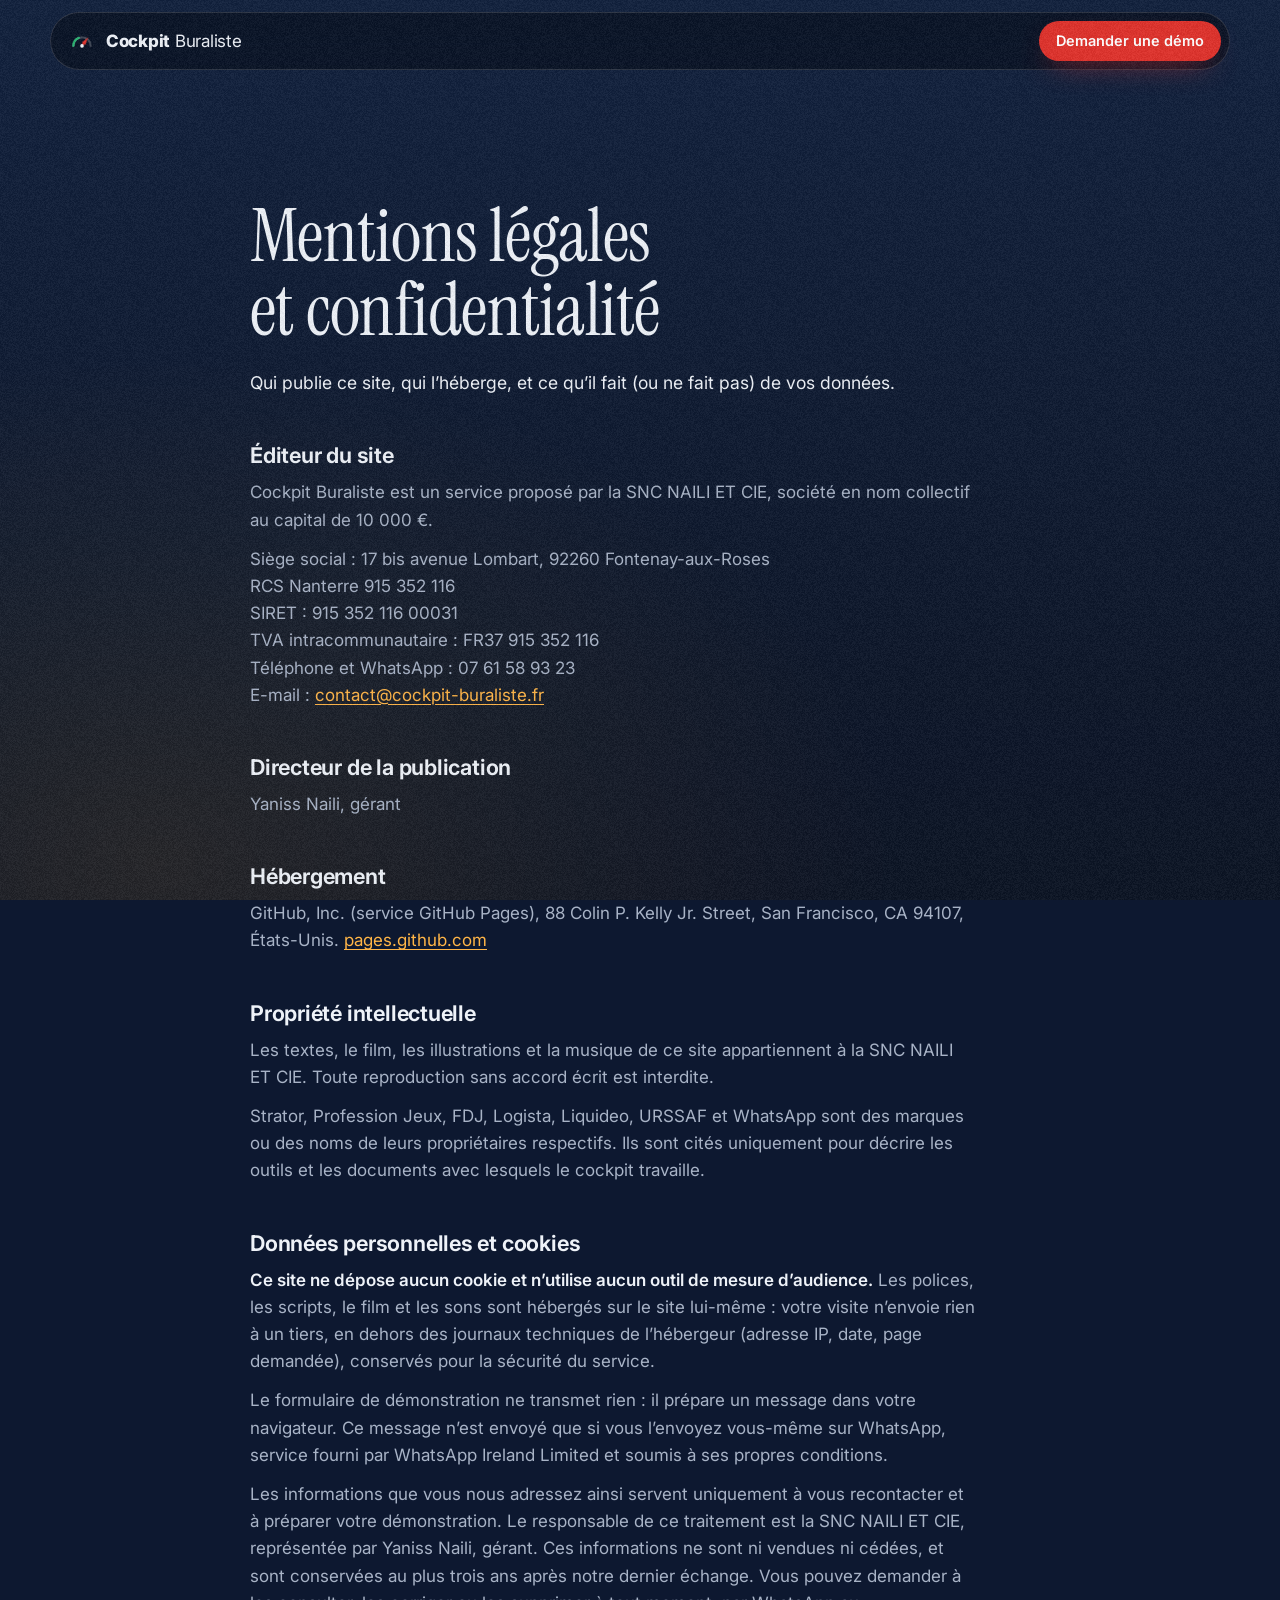
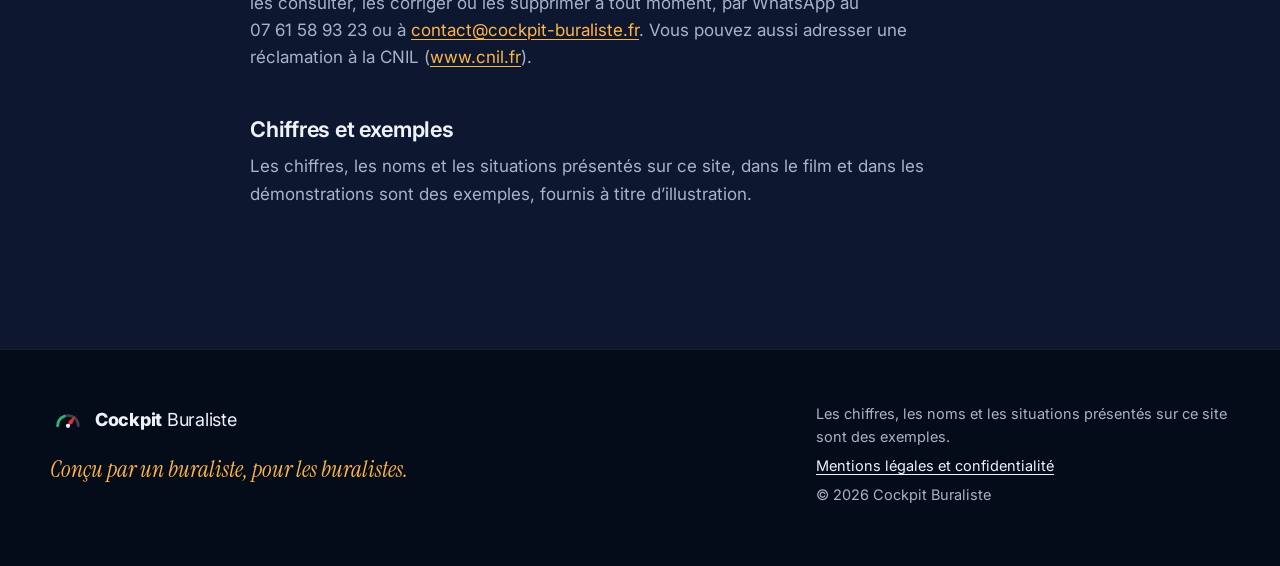
<file: mentions-legales.html>
<!doctype html>
<html lang="fr">
<head>
<meta charset="utf-8">
<meta name="viewport" content="width=device-width,initial-scale=1,viewport-fit=cover">
<title>Mentions légales et confidentialité, Cockpit Buraliste</title>
<meta name="description" content="Éditeur, hébergeur et données personnelles du site Cockpit Buraliste. Aucun cookie, aucun outil de mesure d’audience.">
<link rel="canonical" href="https://cockpit-buraliste.fr/mentions-legales.html">
<meta name="theme-color" content="#0d1830">
<meta name="color-scheme" content="dark">
<link rel="icon" href="favicon.svg" type="image/svg+xml">
<link rel="icon" href="favicon-32.png" sizes="32x32" type="image/png">
<link rel="apple-touch-icon" href="apple-touch-icon.png">
<link rel="manifest" href="site.webmanifest">
<link rel="preload" href="polices/instrument-serif-latin-400-normal.woff2" as="font" type="font/woff2" crossorigin>
<link rel="preload" href="polices/inter-latin-opsz-normal.woff2" as="font" type="font/woff2" crossorigin>
<link rel="stylesheet" href="styles.css">
</head>
<body>
<div class="fond" aria-hidden="true"></div><div class="grain" aria-hidden="true"></div>
<header class="tete"><div class="pilule"><a class="marque" href="./" aria-label="Cockpit Buraliste, accueil"><svg class="jauge" viewBox="0 0 40 40" aria-hidden="true"><path class="arc-fond" d="M8.5 26.5a11.5 11.5 0 0 1 23 0"/><path class="arc-vert" d="M8.5 26.5a11.5 11.5 0 0 1 7.4-10.75"/><path class="aiguille" d="M20 12.2l2.5 9.3-2.5 5-2.5-5z" transform="rotate(36 20 26.5)"/><circle class="moyeu" cx="20" cy="26.5" r="2.4"/></svg><span><b>Cockpit</b> Buraliste</span></a><a class="bouton bouton-plein bouton-petit" style="margin-left:auto" href="./#demo">Demander une démo</a></div></header>
<main class="bloc bloc-fin texte-page " id="contenu"><div class="cadre">
<h1>Mentions légales et confidentialité</h1>
<p class="chapeau">Qui publie ce site, qui l’héberge, et ce qu’il fait (ou ne fait pas) de vos données.</p>

<h2>Éditeur du site</h2>
<p>Cockpit Buraliste est un service proposé par la SNC NAILI ET CIE, société en nom collectif au capital de 10&nbsp;000&nbsp;€.</p>
<p>Siège social&nbsp;: 17&nbsp;bis&nbsp;avenue&nbsp;Lombart, 92260&nbsp;Fontenay-aux-Roses<br>
RCS Nanterre&nbsp;915&nbsp;352&nbsp;116<br>
SIRET&nbsp;: 915&nbsp;352&nbsp;116&nbsp;00031<br>
TVA intracommunautaire&nbsp;: FR37&nbsp;915&nbsp;352&nbsp;116<br>
Téléphone et WhatsApp&nbsp;: 07&nbsp;61&nbsp;58&nbsp;93&nbsp;23<br>
E-mail&nbsp;: <a href="mailto:contact@cockpit-buraliste.fr">contact@cockpit-buraliste.fr</a></p>

<h2>Directeur de la publication</h2>
<p>Yaniss Naili, gérant</p>

<h2>Hébergement</h2>
<p>GitHub, Inc. (service GitHub Pages), 88 Colin P. Kelly Jr. Street, San Francisco, CA 94107, États-Unis. <a href="https://pages.github.com" rel="noopener">pages.github.com</a></p>

<h2>Propriété intellectuelle</h2>
<p>Les textes, le film, les illustrations et la musique de ce site appartiennent à la SNC NAILI ET CIE. Toute reproduction sans accord écrit est interdite.</p>
<p>Strator, Profession Jeux, FDJ, Logista, Liquideo, URSSAF et WhatsApp sont des marques ou des noms de leurs propriétaires respectifs. Ils sont cités uniquement pour décrire les outils et les documents avec lesquels le cockpit travaille.</p>

<h2>Données personnelles et cookies</h2>
<p><strong>Ce site ne dépose aucun cookie et n’utilise aucun outil de mesure d’audience.</strong> Les polices, les scripts, le film et les sons sont hébergés sur le site lui-même&nbsp;: votre visite n’envoie rien à un tiers, en dehors des journaux techniques de l’hébergeur (adresse IP, date, page demandée), conservés pour la sécurité du service.</p>
<p>Le formulaire de démonstration ne transmet rien&nbsp;: il prépare un message dans votre navigateur. Ce message n’est envoyé que si vous l’envoyez vous-même sur WhatsApp, service fourni par WhatsApp Ireland Limited et soumis à ses propres conditions.</p>
<p>Les informations que vous nous adressez ainsi servent uniquement à vous recontacter et à préparer votre démonstration. Le responsable de ce traitement est la SNC NAILI ET CIE, représentée par Yaniss Naili, gérant. Ces informations ne sont ni vendues ni cédées, et sont conservées au plus trois ans après notre dernier échange. Vous pouvez demander à les consulter, les corriger ou les supprimer à tout moment, par WhatsApp au 07&nbsp;61&nbsp;58&nbsp;93&nbsp;23 ou à <a href="mailto:contact@cockpit-buraliste.fr">contact@cockpit-buraliste.fr</a>. Vous pouvez aussi adresser une réclamation à la CNIL (<a href="https://www.cnil.fr" rel="noopener">www.cnil.fr</a>).</p>

<h2>Chiffres et exemples</h2>
<p>Les chiffres, les noms et les situations présentés sur ce site, dans le film et dans les démonstrations sont des exemples, fournis à titre d’illustration.</p>
</div></main>
<footer class="pied"><div class="cadre pied-in"><div class="pied-marque"><a class="marque" href="./" aria-label="Cockpit Buraliste, accueil"><svg class="jauge" viewBox="0 0 40 40" aria-hidden="true"><path class="arc-fond" d="M8.5 26.5a11.5 11.5 0 0 1 23 0"/><path class="arc-vert" d="M8.5 26.5a11.5 11.5 0 0 1 7.4-10.75"/><path class="aiguille" d="M20 12.2l2.5 9.3-2.5 5-2.5-5z" transform="rotate(36 20 26.5)"/><circle class="moyeu" cx="20" cy="26.5" r="2.4"/></svg><span><b>Cockpit</b> Buraliste</span></a><p class="devise">Conçu par un buraliste, pour les buralistes.</p></div><div class="pied-txt"><p>Les chiffres, les noms et les situations présentés sur ce site sont des exemples.</p><p><a href="mentions-legales.html">Mentions légales et confidentialité</a></p><p>© 2026 Cockpit Buraliste</p></div></div></footer>
</body>
</html>
</file>
<file: styles.css>
@font-face{font-family:"Inter";src:url(polices/inter-latin-opsz-normal.woff2) format("woff2");font-weight:100 900;font-style:normal;font-display:swap}
@font-face{font-family:"Instrument Serif";src:url(polices/instrument-serif-latin-400-normal.woff2) format("woff2");font-weight:400;font-style:normal;font-display:swap}
@font-face{font-family:"Instrument Serif";src:url(polices/instrument-serif-latin-400-italic.woff2) format("woff2");font-weight:400;font-style:italic;font-display:swap}
@font-face{font-family:"IBM Plex Mono";src:url(polices/ibm-plex-mono-latin-400-normal.woff2) format("woff2");font-weight:400;font-style:normal;font-display:swap}
@font-face{font-family:"IBM Plex Mono";src:url(polices/ibm-plex-mono-latin-600-normal.woff2) format("woff2");font-weight:600;font-style:normal;font-display:swap}
:root{
  /* Mise en page : la journée d'un tabac, de 21 h à 23 h 14. Le ciel change avec l'heure, les écrans du cockpit sont sur papier, les formules sortent en tickets de caisse. Texte aligné à gauche, colonne de 1180 px. */
  --nuit:#0d1830;
  --nuit-2:#16264a;
  --nuit-3:#09111f;
  --papier:#fbfaf7;
  --papier-2:#f2f0ea;
  --encre:#0e1726;
  --carotte:#e0312b;
  --carotte-fonce:#c4271f;
  --ambre:#ffb547;
  --ambre-encre:#8a5a00;
  --orange:#e8930c;
  --orange-2:#f2a024;
  --vert:#2bb673;
  --vert-encre:#167044;
  --vert-clair:#7ee2b8;
  --vert-pale:#c3ead6;
  --bleu:#3d7bf2;
  --bleu-clair:#8fb2ff;
  --violet:#8a63e8;
  --lune:#eef2f8;
  --brume:#a8b3c6;
  --brume-2:#a9b6cc;
  --gris:#5b6678;
  --trait:#e6e3dc;
  --blanc:#ffffff;
  --chat:#ece9e1;
  --bulle-moi:#dcefe3;
  --rouge-clair:#ffb3ad;
  --verre:rgba(255,255,255,.06);
  --verre-bord:rgba(255,255,255,.14);
  --ombre-carte:0 40px 80px -48px rgba(0,0,0,.95),0 0 0 1px rgba(255,255,255,.05);
  --f-titre:"Instrument Serif","Iowan Old Style",Georgia,serif;
  --f-texte:"Inter",system-ui,-apple-system,"Segoe UI",Roboto,sans-serif;
  --f-ticket:"IBM Plex Mono",ui-monospace,"SFMono-Regular",Menlo,Consolas,monospace;
  --gouttiere:clamp(16px,4vw,48px);
  --entete:84px;
  color-scheme:dark;
}

*,*::before,*::after{box-sizing:border-box}
html{scroll-behavior:smooth;scroll-padding-top:96px;-webkit-text-size-adjust:100%}
body{margin:0;background:var(--nuit);color:var(--lune);font-family:var(--f-texte);font-size:17px;line-height:1.6;-webkit-font-smoothing:antialiased;text-rendering:optimizeLegibility}
main{overflow-x:clip}
h1,h2,h3,h4,p,ul,ol,dl,dd,figure{margin:0}
ul,ol{padding:0;list-style:none}
a{color:inherit}
img,video,svg{max-width:100%}
button{font:inherit}
::selection{background:rgba(255,181,71,.38);color:inherit}
:focus-visible{outline:3px solid var(--ambre);outline-offset:3px}
.vh{position:absolute;width:1px;height:1px;overflow:hidden;clip:rect(0 0 0 0);clip-path:inset(50%);white-space:nowrap}
.ic{width:1em;height:1em;flex:none;fill:none;stroke:currentColor;stroke-width:1.9;stroke-linecap:round;stroke-linejoin:round}
.cadre{width:min(1180px,calc(100% - 2 * var(--gouttiere)));margin-inline:auto}
.evitement{position:fixed;left:var(--gouttiere);top:-80px;z-index:90;padding:10px 16px;border-radius:10px;background:var(--ambre);color:var(--encre);font-weight:600;text-decoration:none}
.evitement:focus{top:12px}

/* ---------- ciel qui change avec l'heure, grain, progression */
.fond{position:fixed;inset:0;z-index:-1;pointer-events:none;--c1:#10203d;--c2:#0a1222;--lueur:rgba(255,181,71,.10);--lx:12%;--ly:96%;
  background:radial-gradient(1200px 820px at var(--lx) var(--ly),var(--lueur),transparent 62%),linear-gradient(180deg,var(--c1) 0%,var(--c2) 100%)}
.grain{position:fixed;inset:0;z-index:80;pointer-events:none;opacity:.05;background:url("[data-uri]") repeat;background-size:128px}
.progression{position:fixed;z-index:61;top:0;left:0;right:0;height:2px;pointer-events:none}
.progression i{display:block;height:100%;background:linear-gradient(90deg,var(--carotte),var(--ambre));transform:scaleX(0);transform-origin:left center}

/* ---------- jauge (logo) */
.jauge{width:30px;height:30px;flex:none}
.jauge .arc-fond{fill:none;stroke:rgba(255,255,255,.22);stroke-width:3;stroke-linecap:round}
.jauge .arc-vert{fill:none;stroke:var(--vert);stroke-width:3;stroke-linecap:round}
.jauge .aiguille{fill:var(--carotte)}
.jauge .moyeu{fill:var(--lune)}
.tete .jauge .aiguille{transform-box:view-box;transform-origin:20px 26.5px;animation:aiguille 1.8s cubic-bezier(.25,.9,.3,1) .5s both}
@keyframes aiguille{0%{transform:rotate(-100deg)}55%{transform:rotate(52deg)}74%{transform:rotate(28deg)}88%{transform:rotate(39deg)}100%{transform:rotate(36deg)}}

/* ---------- boutons */
.bouton{display:inline-flex;align-items:center;justify-content:center;gap:10px;min-height:50px;padding:0 24px;border-radius:999px;border:1px solid transparent;font:600 16px/1.2 var(--f-texte);text-decoration:none;white-space:nowrap;cursor:pointer;transition:background-color .2s,border-color .2s,box-shadow .2s,transform .2s}
.bouton .ic{width:18px;height:18px}
.bouton-plein{background:var(--carotte);color:var(--blanc);box-shadow:0 12px 30px -14px rgba(224,49,43,.9)}
.bouton-plein:hover{background:var(--carotte-fonce);box-shadow:0 16px 36px -12px rgba(224,49,43,.95);transform:translateY(-1px)}
.bouton-verre{background:rgba(255,255,255,.08);color:var(--lune);border-color:rgba(255,255,255,.22);-webkit-backdrop-filter:blur(10px);backdrop-filter:blur(10px)}
.bouton-verre:hover{background:rgba(255,255,255,.14);border-color:rgba(255,255,255,.4)}
.bouton-petit{min-height:40px;padding:0 16px;font-size:14.5px}
.bouton .duree{margin-left:2px;padding:2px 8px;border-radius:999px;background:rgba(0,0,0,.22);font-size:13px;font-weight:600}
.rejouer{justify-self:start;display:inline-flex;align-items:center;gap:8px;min-height:38px;padding:0 15px;border-radius:999px;border:1px solid rgba(255,255,255,.2);background:transparent;color:var(--lune);font:600 14px/1 var(--f-texte);cursor:pointer;transition:border-color .2s,background-color .2s}
.rejouer:hover{border-color:rgba(255,255,255,.45);background:rgba(255,255,255,.05)}
.rejouer .ic{width:16px;height:16px}
html:not(.anim) [data-rejouer]{display:none}

/* ---------- en-tête flottant */
.tete{position:fixed;z-index:60;top:calc(env(safe-area-inset-top,0px) + 12px);left:0;right:0;display:flex;justify-content:center;padding-inline:var(--gouttiere);pointer-events:none}
.pilule{pointer-events:auto;display:flex;align-items:center;gap:12px;width:min(1180px,100%);min-height:58px;padding:8px 8px 8px 16px;border-radius:999px;background:rgba(9,16,32,.84);border:1px solid var(--verre-bord);-webkit-backdrop-filter:blur(18px) saturate(150%);backdrop-filter:blur(18px) saturate(150%);box-shadow:0 18px 50px -30px rgba(0,0,0,.95)}
.marque{display:inline-flex;align-items:center;gap:9px;color:var(--lune);text-decoration:none;font-size:17px;letter-spacing:-.015em;line-height:1;white-space:nowrap}
.marque b{font-weight:800}
.horloge{display:inline-flex;align-items:center;gap:8px;height:32px;padding:0 12px;border-radius:999px;background:rgba(255,255,255,.06);border:1px solid rgba(255,255,255,.09);color:var(--ambre);font:600 14px/1 var(--f-ticket);font-variant-numeric:tabular-nums;overflow:hidden}
.horloge i{width:7px;height:7px;border-radius:50%;background:var(--carotte);box-shadow:0 0 10px 1px rgba(224,49,43,.8);animation:pouls 2.2s ease-in-out infinite}
.horloge-h{display:inline-block;min-width:5ch}
@keyframes pouls{0%,100%{opacity:1}50%{opacity:.35}}
.nav{display:flex;gap:2px;margin-left:auto}
.nav a{padding:8px 12px;border-radius:999px;color:var(--brume);font-size:14.5px;text-decoration:none;white-space:nowrap;transition:color .2s,background-color .2s}
.nav a:hover{color:var(--lune);background:rgba(255,255,255,.07)}
.son{display:inline-flex;align-items:center;gap:8px;height:40px;padding:0 14px;border-radius:999px;border:1px solid rgba(255,255,255,.16);background:transparent;color:var(--lune);font:600 14px/1 var(--f-texte);cursor:pointer;transition:border-color .2s,color .2s}
.son:hover{border-color:rgba(255,255,255,.4)}
.son[aria-pressed="true"]{border-color:rgba(255,181,71,.6);color:var(--ambre)}
.hp{display:inline-flex}
.hp .ic{width:18px;height:18px}
.son[aria-pressed="true"] .hp{display:none}
.eq{display:none;align-items:flex-end;gap:2px;width:16px;height:14px}
.son[aria-pressed="true"] .eq{display:inline-flex}
.eq i{flex:1;height:28%;border-radius:1px;background:currentColor}
.son[aria-pressed="true"] .eq i{animation:eq 1s ease-in-out infinite}
.son[aria-pressed="true"] .eq i:nth-child(2){animation-delay:-.35s}
.son[aria-pressed="true"] .eq i:nth-child(3){animation-delay:-.7s}
.son[aria-pressed="true"] .eq i:nth-child(4){animation-delay:-.2s}
@keyframes eq{0%,100%{height:25%}50%{height:100%}}
.connexion{display:inline-flex;align-items:center;gap:8px;height:40px;padding:0 14px;border-radius:999px;border:1px solid rgba(255,255,255,.16);color:var(--lune);font:600 14px/1 var(--f-texte);text-decoration:none;white-space:nowrap;transition:border-color .2s,color .2s}
.connexion:hover{border-color:rgba(255,181,71,.6);color:var(--ambre)}
.connexion .ic{width:17px;height:17px}
.cta-court{display:none}
@media (max-width:1060px){.nav{display:none}.son{margin-left:auto}}
@media (max-width:560px){.son-txt,.connexion-txt{position:absolute;width:1px;height:1px;overflow:hidden;clip-path:inset(50%)}.son,.connexion{padding:0 12px}.pilule{gap:8px;padding-left:12px}.marque{font-size:16px}}
@media (max-width:479px){.horloge{display:none}.cta-long{position:absolute;width:1px;height:1px;overflow:hidden;clip-path:inset(50%);white-space:nowrap}.cta-court{display:inline}.pilule{gap:6px;padding-left:10px}.son,.connexion{width:38px;height:38px;padding:0;justify-content:center}.tete .bouton-petit{padding:0 13px}.marque{font-size:15px;gap:7px}}

/* ---------- 21 h : la scène d'ouverture */
.scene{position:relative;z-index:1}
.scene-cadre{position:relative;height:100vh;height:100svh;min-height:560px;overflow:hidden;background:#0f1c3d}
.decor{position:absolute;inset:0;width:100%;height:100%;display:block}
.decor .scintille{fill:#fff;animation:scintille 3.2s ease-in-out infinite}
@keyframes scintille{0%,100%{opacity:.18}50%{opacity:.95}}
#pancarte{fill:#15834f}
#pancarte.ferme{fill:var(--carotte)}
#halo-neon{animation:neon 1.4s steps(1,end) .4s both,respire 4.5s ease-in-out 1.8s infinite}
#carotte{animation:neon-carotte 1.4s steps(1,end) .4s both}
@keyframes neon{0%{opacity:0}8%{opacity:.5}14%{opacity:.08}22%{opacity:.72}30%{opacity:.3}38%{opacity:.62}100%{opacity:.62}}
@keyframes neon-carotte{0%{opacity:.55}8%{opacity:1}14%{opacity:.6}22%{opacity:1}30%{opacity:.75}38%{opacity:1}100%{opacity:1}}
@keyframes respire{0%,100%{opacity:.62}50%{opacity:.48}}
.scene-voile{position:absolute;inset:0;pointer-events:none;background:radial-gradient(120% 95% at 38% 42%,rgba(5,9,18,.2) 0%,rgba(5,9,18,.82) 100%);opacity:0}
.scene-texte{position:absolute;z-index:2;left:max(var(--gouttiere),4vw);top:calc(var(--entete) + 6vh);width:min(var(--larg,43vw),680px)}
.l{margin:0;overflow:hidden;padding-bottom:.1em}
.l>span{display:block;font-family:var(--f-titre);font-weight:400;color:var(--blanc);line-height:1.04;letter-spacing:-.005em;text-shadow:0 6px 40px rgba(0,0,0,.5);text-wrap:balance}
.l1>span{font-size:clamp(2.6rem,.6rem + 4vw,5.75rem)}
.l2>span{font-size:clamp(1.5rem,.8rem + 2vw,3rem);color:rgba(255,255,255,.86);margin-top:.2em}
.l3>span{font-size:clamp(1.15rem,.8rem + 1.1vw,1.9rem);color:rgba(255,255,255,.72);margin-top:1em}
.l4>span{font-size:clamp(2.5rem,.8rem + 4.1vw,5.4rem);font-style:italic;line-height:1.02}
.anim .l3,.anim .l4{visibility:hidden}
.scene-pied{position:absolute;z-index:3;left:0;right:0;bottom:0;padding:clamp(56px,12vh,140px) 0 clamp(20px,4.5vh,44px);background:linear-gradient(180deg,rgba(6,11,22,0),rgba(6,11,22,.86) 58%)}
.scene-pied-in{width:min(1180px,calc(100% - 2 * var(--gouttiere)));margin-inline:auto;display:flex;flex-wrap:wrap;align-items:flex-end;gap:16px 32px}
.pitch{flex:1 1 360px;max-width:50ch;font-size:clamp(1rem,.92rem + .3vw,1.18rem);line-height:1.5;color:var(--lune)}
.actions{display:flex;flex-wrap:wrap;gap:12px}
.defiler{margin-left:auto;display:inline-flex;align-items:center;gap:10px;font-size:13.5px;color:var(--brume)}
.defiler i{position:relative;width:22px;height:34px;border-radius:12px;border:1.5px solid rgba(255,255,255,.35)}
.defiler i::after{content:"";position:absolute;left:50%;top:7px;width:4px;height:7px;margin-left:-2px;border-radius:2px;background:var(--ambre);animation:molette 1.8s ease-in-out infinite}
.defiler .chevron{display:none;width:12px;height:12px;margin-top:-6px;border-right:2.5px solid var(--ambre);border-bottom:2.5px solid var(--ambre);transform:rotate(45deg);animation:chevron 1.6s ease-in-out infinite}
.defiler .d-tel{display:none}
@keyframes chevron{0%,100%{transform:translateY(-3px) rotate(45deg);opacity:.55}50%{transform:translateY(4px) rotate(45deg);opacity:1}}
@media (hover:none) and (pointer:coarse){.defiler i{display:none}.defiler .chevron{display:block}.defiler .d-bureau{display:none}.defiler .d-tel{display:inline}}
.bouton-essai .ic{color:var(--ambre)}
.cta-flottant{position:fixed;z-index:58;left:50%;bottom:calc(14px + env(safe-area-inset-bottom,0px));display:none;align-items:center;gap:12px;width:min(440px,calc(100% - 2 * var(--gouttiere)));padding:10px 16px 10px 10px;border-radius:20px;background:rgba(9,16,32,.93);border:1px solid rgba(255,181,71,.4);box-shadow:0 22px 50px -18px rgba(0,0,0,.95);-webkit-backdrop-filter:blur(16px);backdrop-filter:blur(16px);color:var(--lune);text-decoration:none;transform:translate(-50%,150%);opacity:0;visibility:hidden;pointer-events:none;transition:transform .45s cubic-bezier(.2,.8,.2,1),opacity .3s,visibility 0s .45s}
.cta-flottant.on{transform:translate(-50%,0);opacity:1;visibility:visible;pointer-events:auto;transition-delay:0s}
.cta-flottant .cf-ic{display:grid;place-items:center;width:42px;height:42px;flex:none;border-radius:13px;background:var(--carotte);color:var(--blanc);font-size:22px;box-shadow:0 10px 22px -12px rgba(224,49,43,.9)}
.cta-flottant .cf-txt{min-width:0}
.cta-flottant b{display:block;font-size:15.5px;font-weight:700;line-height:1.25}
.cta-flottant small{display:block;font-size:12.5px;line-height:1.3;color:var(--brume)}
.cta-flottant .cf-fl{flex:none;margin-left:auto;font-size:20px;color:var(--ambre)}
@media (max-width:899px){.cta-flottant{display:flex}}
@keyframes molette{0%{transform:translateY(0);opacity:0}25%{opacity:1}70%{transform:translateY(11px);opacity:0}100%{opacity:0}}
@media (max-aspect-ratio:3/2){
  .scene-texte{left:var(--gouttiere);right:var(--gouttiere);width:auto;top:calc(var(--entete) + 2.5vh)}
  .scene-texte::before{content:"";position:absolute;z-index:-1;left:calc(-1 * var(--gouttiere));right:calc(-1 * var(--gouttiere));top:-30vh;bottom:-8vh;background:linear-gradient(180deg,rgba(8,14,30,.72),rgba(8,14,30,0));pointer-events:none}
  .l1>span{font-size:clamp(2.3rem,9.4vw,4.6rem)}
  .l2>span{font-size:clamp(1.2rem,4.7vw,2.3rem)}
  .l3>span{font-size:clamp(1rem,3.8vw,1.7rem);margin-top:.7em}
  .l4>span{font-size:clamp(2.1rem,8.6vw,4rem)}
  .defiler{order:3;width:100%;justify-content:center;margin:2px 0 0}
}
@media (max-width:640px){.pitch{display:none}.scene-pied{padding-top:72px}.actions .bouton{flex:1 1 auto}}

/* ---------- 21 h 04 : le cockpit répond (scène épinglée) */
.reponse{position:relative;z-index:1}
.reponse-cadre{position:relative;height:100vh;height:100svh;min-height:620px;overflow:hidden}
.etage{position:absolute;left:50%;top:var(--top,96px);width:calc(var(--w) * 1px);height:calc(var(--h) * 1px);transform:translateX(-50%) scale(var(--k,1));transform-origin:top center}
.etage-b{--w:1200;--h:740}
.etage-m{--w:390;--h:870;display:none}
@media (max-width:899px){.etage-b{display:none}.etage-m{display:block}}
.r-titre{position:absolute;left:36px;top:0;width:420px}
.r-titre h2{font-family:var(--f-titre);font-weight:400;font-size:54px;line-height:1.02;letter-spacing:-.01em;color:var(--blanc);max-width:none}
.r-titre em{display:block;color:var(--brume)}
.etage-m .r-titre{left:0;width:390px;text-align:center}
.etage-m .r-titre h2{font-size:36px}
.fils{position:absolute;left:0;top:0;width:100%;height:100%;overflow:visible;pointer-events:none;opacity:0}
.fil-donnee{fill:none;stroke:rgba(255,255,255,.42);stroke-width:2;stroke-linecap:round}
.point-donnee{fill:var(--ambre);filter:drop-shadow(0 0 6px rgba(255,181,71,.95))}
.source{position:absolute;display:flex;align-items:center;gap:14px;width:260px;padding:13px 16px 13px 13px;border-radius:18px;background:rgba(255,255,255,.07);border:1px solid rgba(255,255,255,.16);font-size:19px;font-weight:600;line-height:1.2;color:var(--blanc);opacity:0;-webkit-backdrop-filter:blur(8px);backdrop-filter:blur(8px)}
.source small{display:block;margin-top:2px;font-size:13px;font-weight:500;color:var(--brume)}
.source .pic{display:grid;place-items:center;flex:none;width:48px;height:48px;border-radius:14px;background:color-mix(in srgb,var(--c) 20%,transparent);color:var(--c);font-size:26px}
.source-m{width:86px;flex-direction:column;gap:6px;padding:10px 4px;font-size:13px;text-align:center;justify-content:center;border-radius:16px}
.source-m .pic{width:36px;height:36px;border-radius:11px;font-size:20px}
.tel-place{position:absolute}
.tel-place-m{transform:scale(.7);transform-origin:top left}
.legende{position:absolute;display:grid;gap:0;padding-left:18px;border-left:5px solid var(--c)}
.legende b{font-size:38px;font-weight:750;letter-spacing:-.03em;line-height:1.12;font-variant-numeric:tabular-nums;color:var(--blanc)}
.legende span{font-size:17px;color:rgba(255,255,255,.72)}
.forte{position:absolute;display:grid;gap:2px;width:340px}
.forte span{font-size:18px;color:rgba(255,255,255,.72)}
.forte b{font-size:60px;font-weight:750;letter-spacing:-.04em;line-height:1.05;color:var(--vert-clair);font-variant-numeric:tabular-nums}
.forte-m{width:390px;text-align:center;gap:0}
.forte-m span{font-size:15px}
.forte-m b{font-size:40px}

/* le téléphone */
.tel{position:relative;width:340px;height:700px;border-radius:54px;padding:11px;background:linear-gradient(160deg,#2c3a55,#0b1220 40%,#05080f);box-shadow:0 60px 120px -40px rgba(0,0,0,.9),inset 0 0 0 1.5px rgba(255,255,255,.18),0 0 0 1px rgba(0,0,0,.6),0 0 90px -20px rgba(255,181,71,.18)}
.tel-ecran{position:relative;width:100%;height:100%;border-radius:44px;overflow:hidden;background:#f4f3ef;color:var(--encre)}
.tel-ilot{position:absolute;left:50%;top:10px;width:96px;height:28px;margin-left:-48px;border-radius:16px;background:#05080f;z-index:5}
.tel-barre{display:flex;justify-content:space-between;align-items:center;height:46px;padding:12px 26px 0;font-size:13px;font-weight:650}
.tel-etat{display:inline-flex;align-items:flex-end;gap:2px;height:11px}
.tel-etat i{width:3px;border-radius:1px;background:var(--encre)}
.tel-etat i:nth-child(1){height:5px}.tel-etat i:nth-child(2){height:8px}.tel-etat i:nth-child(3){height:11px}
.tel-etat b{width:22px;height:11px;margin-left:5px;border-radius:3px;border:1.5px solid var(--encre);background:linear-gradient(90deg,var(--encre) 70%,transparent 70%);background-clip:content-box;padding:1px}
.app{display:flex;flex-direction:column;gap:9px;padding:6px 16px}
.app-salut{font-family:var(--f-titre);font-size:31px;line-height:1}
.app-meteo{align-self:flex-start;display:inline-flex;align-items:center;gap:6px;padding:5px 10px 5px 8px;border-radius:999px;background:rgba(43,182,115,.14);color:var(--vert-encre);font-weight:600;font-size:12.5px}
.app-meteo .ic{width:15px;height:15px}
.app-hero{display:flex;flex-direction:column;gap:3px;padding:14px 15px 13px;border-radius:20px;background:radial-gradient(130% 130% at 0% 0%,#233a63 0%,var(--encre) 60%);color:var(--blanc)}
.app-hero .kick{font-size:11.5px;color:var(--brume-2)}
.app-hero .gros{font-size:40px;font-weight:750;letter-spacing:-.04em;line-height:1.05;font-variant-numeric:tabular-nums}
.app-hero .sous{font-size:12px;color:var(--brume-2)}
.app-hero .sous b{color:var(--vert-clair);font-weight:700;font-variant-numeric:tabular-nums}
.split{display:flex;gap:2px;height:9px;margin-top:7px;border-radius:5px;overflow:hidden;background:rgba(255,255,255,.08)}
.split i{flex:var(--g) 1 0;min-width:3px;background:var(--c)}
.app-carte{display:flex;flex-direction:column;gap:8px;padding:11px 13px;border-radius:16px;background:var(--blanc);box-shadow:0 1px 0 rgba(14,23,38,.06)}
.app-carte .t{font-size:11px;color:var(--gris)}
.app-ligne{display:flex;align-items:center;gap:8px;font-size:12px;font-weight:600}
.app-ligne i{width:8px;height:8px;border-radius:50%;flex:none;background:var(--c)}
.app-ligne em{margin-left:auto;font-style:normal;font-weight:700;font-variant-numeric:tabular-nums}
.app-vol .t{display:flex;justify-content:space-between;align-items:baseline}
.app-vol .t b{color:var(--encre);font-size:13px}
.app-vol svg{display:block;width:100%;height:40px;overflow:visible}
.app-vol path{fill:none;stroke:var(--bleu);stroke-width:2.5;stroke-linecap:round;stroke-linejoin:round;vector-effect:non-scaling-stroke}
.app-nav{position:absolute;left:0;right:0;bottom:0;display:grid;grid-template-columns:repeat(5,1fr);height:68px;padding:8px 6px 16px;background:var(--blanc);border-top:1px solid var(--trait)}
.app-nav span{display:flex;flex-direction:column;align-items:center;gap:3px;font-size:9px;font-weight:600;color:#8a93a3}
.app-nav .ic{width:18px;height:18px}
.app-nav .on{color:var(--encre)}
.tel-noir{position:absolute;inset:0;z-index:4;background:#05080f;opacity:0;visibility:hidden}

/* ---------- sections */
.bloc{position:relative;z-index:1;padding-block:clamp(96px,11vw,170px) 0}
.bloc-fin{padding-bottom:clamp(96px,11vw,170px)}
h2{font-family:var(--f-titre);font-weight:400;font-size:clamp(2.5rem,1.2rem + 3.9vw,4.7rem);line-height:1;letter-spacing:-.01em;text-wrap:balance;max-width:17ch}
.intro{display:grid;gap:20px;margin-bottom:clamp(36px,4.5vw,64px)}
.intro p{max-width:60ch;font-size:clamp(1.02rem,.95rem + .25vw,1.15rem);color:var(--brume)}
.intro-ligne{grid-template-columns:minmax(0,1.2fr) minmax(0,1fr);align-items:end;column-gap:48px}
@media (max-width:899px){.intro-ligne{grid-template-columns:minmax(0,1fr)}}
.note{margin-top:18px;font-size:13.5px;color:var(--brume)}
.carte{min-width:0;padding:clamp(18px,2.4vw,30px);border-radius:24px;background:var(--papier);color:var(--encre);box-shadow:var(--ombre-carte)}
.carte-tete{display:flex;flex-wrap:wrap;justify-content:space-between;align-items:baseline;gap:6px 16px;margin-bottom:16px}
.carte-titre{font-size:17px;font-weight:650;letter-spacing:-.005em;line-height:1.3}
.carte-sous{font-size:14px;line-height:1.45;color:var(--gris)}
.etat{display:inline-flex;align-items:center;gap:4px;padding:2px 9px;border-radius:999px;font-size:12.5px;font-weight:650;white-space:nowrap}
.etat .ic{width:13px;height:13px;stroke-width:2.4}
.etat-ok{background:rgba(43,182,115,.13);color:var(--vert-encre)}
.etat-ko{background:rgba(224,49,43,.12);color:var(--carotte-fonce)}

/* ---------- 7 h 30 : la semaine */
.sem-graphe{position:relative;padding-top:12px}
.sem-barres{position:relative;display:grid;grid-template-columns:repeat(9,minmax(0,1fr));gap:clamp(5px,1.3vw,18px);height:clamp(190px,24vw,300px);align-items:end}
.sem-col{position:relative;height:100%;display:flex;align-items:flex-end}
.sem-barre{display:block;width:100%;height:var(--h);border-radius:14px 14px 4px 4px;background:linear-gradient(180deg,#78a4ff,var(--bleu));transform-origin:50% 100%}
.sem-col.depart .sem-barre{background:linear-gradient(180deg,#cfd5df,#b9c1ce)}
.sem-col.arrivee .sem-barre{background:linear-gradient(180deg,#ff6b62,var(--carotte))}
.sem-val{position:absolute;left:0;right:0;bottom:calc(var(--h) - 28px);text-align:center;font-size:13px;font-weight:700;color:var(--blanc);font-variant-numeric:tabular-nums;white-space:nowrap}
.sem-col.depart .sem-val{color:var(--encre)}
.sem-courbe{position:absolute;left:0;top:0;width:100%;height:100%;overflow:visible;pointer-events:none}
#sem-pointille{fill:none;stroke:var(--encre);stroke-width:3;stroke-dasharray:1 10;stroke-linecap:round;opacity:.45}
#sem-trace{fill:none;stroke:var(--encre);stroke-width:3.2;stroke-linecap:round}
#sem-avion{display:none;fill:var(--carotte);stroke:var(--blanc);stroke-width:1;stroke-linejoin:round}
.anim #sem-avion{display:block}
.sem-fin{position:absolute;right:0;top:-6px;padding:5px 11px;border-radius:10px;background:var(--encre);color:var(--blanc);font-size:13.5px;font-weight:650;white-space:nowrap;font-variant-numeric:tabular-nums}
.sem-jours{display:grid;grid-template-columns:repeat(9,minmax(0,1fr));gap:clamp(5px,1.3vw,18px);margin-top:12px}
.sem-jour{display:grid;justify-items:center;align-content:start;gap:8px;text-align:center;font-size:13.5px;color:var(--gris);line-height:1.25}
.sem-jour b{font-weight:400}
.sem-jour .pre{font-style:normal}
.sem-jour.arrivee{color:var(--carotte-fonce);font-weight:700}
.sem-jour.arrivee b{font-weight:700}
.sortie{display:inline-flex;align-items:center;gap:5px;padding:4px 9px;border-radius:999px;background:rgba(224,49,43,.1);color:var(--carotte-fonce);font-style:normal;font-size:12.5px;font-weight:650;white-space:nowrap;font-variant-numeric:tabular-nums}
.sortie .ic{width:14px;height:14px}
.sem-liste{display:none}
@media (max-width:899px){
  .sem-val{display:none}
  .sem-col.depart .sem-val,.sem-col.arrivee .sem-val{display:block;font-size:11px;bottom:calc(var(--h) + 4px);color:var(--encre);left:-20px;right:-20px}
  .sem-col.arrivee .sem-val{color:var(--carotte-fonce)}
  .sem-barre{border-radius:8px 8px 3px 3px}
  .sem-jour{font-size:11.5px}
  .sem-jour b{display:block}
  .sem-jour .pre,.sem-jour .sortie{display:none}
  .sem-liste{display:flex;flex-wrap:wrap;gap:8px;margin-top:18px}
  .sem-liste li{display:inline-flex;align-items:center;gap:6px;padding:5px 10px;border-radius:999px;background:rgba(224,49,43,.08);font-size:12.5px;color:var(--encre)}
  .sem-liste .ic{width:14px;height:14px;color:var(--carotte-fonce)}
  .sem-liste b{color:var(--carotte-fonce);font-variant-numeric:tabular-nums}
  .sem-fin{font-size:12px;top:-30px}
}
.actions-semaine{display:grid;grid-template-columns:repeat(3,minmax(0,1fr));gap:clamp(12px,1.6vw,20px);margin-top:clamp(12px,1.6vw,20px)}
@media (max-width:899px){.actions-semaine{grid-template-columns:minmax(0,1fr)}}
.action{display:grid;grid-template-columns:auto minmax(0,1fr);column-gap:14px;row-gap:4px;align-content:start;padding:clamp(18px,2vw,24px);border-radius:22px;background:var(--papier);color:var(--encre);box-shadow:var(--ombre-carte)}
.action .pic{grid-row:1 / span 3;display:grid;place-items:center;width:46px;height:46px;border-radius:13px;background:color-mix(in srgb,var(--c) 15%,transparent);color:var(--c);font-size:24px}
.action h3{font-size:16px;font-weight:650;line-height:1.3}
.action b{font-size:clamp(28px,1.6rem + .6vw,36px);font-weight:750;letter-spacing:-.03em;line-height:1.1;font-variant-numeric:tabular-nums}
.action .quand{justify-self:start;padding:3px 11px;border-radius:999px;background:color-mix(in srgb,var(--c) 12%,transparent);color:var(--encre);font-size:13px;font-weight:650}

/* ---------- 10 h : le simulateur de plan de vol */
.simu-grille{display:grid;grid-template-columns:minmax(0,4fr) minmax(0,8fr);gap:clamp(14px,1.8vw,22px);align-items:start}
@media (max-width:959px){.simu-grille{grid-template-columns:minmax(0,1fr)}}
.commandes{display:grid;gap:8px;padding:clamp(14px,1.6vw,18px);border-radius:24px;background:rgba(255,255,255,.05);border:1px solid rgba(255,255,255,.12);-webkit-backdrop-filter:blur(12px);backdrop-filter:blur(12px)}
.cmd{display:grid;grid-template-columns:auto minmax(0,1fr);gap:14px;align-items:center;padding:12px 14px;border-radius:16px;background:rgba(255,255,255,.04)}
.cmd-txt{font-size:15.5px;font-weight:600;line-height:1.3;color:var(--lune)}
.cmd-txt small{display:block;margin-top:2px;font-size:13px;font-weight:400;color:var(--brume)}
.bascule{position:relative;flex:none;width:50px;height:30px;padding:0;border:0;border-radius:999px;background:rgba(255,255,255,.18);cursor:pointer;transition:background-color .25s}
.bascule i{position:absolute;top:3px;left:3px;width:24px;height:24px;border-radius:50%;background:var(--blanc);box-shadow:0 2px 6px rgba(0,0,0,.45);transition:transform .3s cubic-bezier(.3,1.5,.5,1)}
.bascule[aria-checked="true"]{background:var(--vert)}
.bascule[aria-checked="true"] i{transform:translateX(20px)}
.cmd-curseur{grid-template-columns:minmax(0,1fr) auto;row-gap:10px}
.cmd-curseur output{font:700 15px/1.2 var(--f-texte);color:var(--ambre);font-variant-numeric:tabular-nums;text-align:right;white-space:nowrap}
.cmd-curseur input{grid-column:1 / -1}
input[type=range]{-webkit-appearance:none;appearance:none;width:100%;height:30px;margin:0;background:transparent;cursor:pointer}
input[type=range]::-webkit-slider-runnable-track{height:6px;border-radius:3px;background:linear-gradient(90deg,var(--ambre) var(--p,50%),rgba(255,255,255,.18) var(--p,50%))}
input[type=range]::-webkit-slider-thumb{-webkit-appearance:none;width:24px;height:24px;margin-top:-9px;border-radius:50%;background:var(--blanc);box-shadow:0 2px 8px rgba(0,0,0,.55)}
input[type=range]::-moz-range-track{height:6px;border-radius:3px;background:rgba(255,255,255,.18)}
input[type=range]::-moz-range-progress{height:6px;border-radius:3px;background:var(--ambre)}
input[type=range]::-moz-range-thumb{width:24px;height:24px;border:0;border-radius:50%;background:var(--blanc);box-shadow:0 2px 8px rgba(0,0,0,.55)}
input[type=range]:focus-visible{outline:3px solid var(--ambre);outline-offset:4px;border-radius:6px}
.commandes .rejouer{margin-top:4px}
.simu-tete{display:flex;flex-wrap:wrap;justify-content:space-between;align-items:flex-start;gap:14px 24px;margin-bottom:10px}
.simu-titre{display:grid;gap:10px;justify-items:start}
.etat-ciel{display:inline-flex;align-items:center;gap:7px;padding:5px 12px 5px 9px;border-radius:999px;font-size:13.5px;font-weight:650;transition:background-color .3s,color .3s}
.etat-ciel .ic{width:16px;height:16px}
.etat-ciel.ok{background:rgba(43,182,115,.14);color:var(--vert-encre)}
.etat-ciel.moyen{background:rgba(232,147,12,.16);color:var(--ambre-encre)}
.etat-ciel.ko{background:rgba(224,49,43,.13);color:var(--carotte-fonce)}
.simu-chiffres{display:flex;gap:26px}
.simu-chiffres div{display:grid;gap:0}
.simu-chiffres dt{font-size:13px;color:var(--gris)}
.simu-chiffres dd{font-size:clamp(24px,1.3rem + .8vw,32px);font-weight:750;letter-spacing:-.03em;line-height:1.15;font-variant-numeric:tabular-nums}
.simu-chiffres dd.quand{font-size:13px;font-weight:500;letter-spacing:0;color:var(--gris)}
.graphe{position:relative;aspect-ratio:600/260;margin:26px 4px 34px 54px}
.graphe svg{position:absolute;inset:0;width:100%;height:100%;overflow:visible}
.graphe .grille{stroke:var(--trait);stroke-width:1.5;vector-effect:non-scaling-stroke}
.graphe .seuil{stroke:var(--carotte);stroke-width:1.5;stroke-dasharray:6 6;vector-effect:non-scaling-stroke}
.graphe .ligne{fill:none;stroke:var(--bleu);stroke-width:3.5;stroke-linejoin:round;stroke-linecap:round;vector-effect:non-scaling-stroke}
.graphe .aire{fill:url(#g-aire)}
.ax{position:absolute;font-size:12.5px;line-height:1;color:var(--gris);white-space:nowrap;font-variant-numeric:tabular-nums}
.ax-y{right:calc(100% + 10px);transform:translateY(-50%)}
.ax-x{top:calc(100% + 10px);transform:translateX(-50%)}
.ax-x.debut{transform:none}
.seuil-txt{position:absolute;left:8px;font-size:12.5px;line-height:1;color:var(--carotte-fonce);transform:translateY(calc(-100% - 6px))}
.repere{position:absolute;display:grid;place-items:center;width:28px;height:28px;margin:-14px 0 0 -14px;border-radius:50%;background:var(--encre);color:var(--blanc);box-shadow:0 0 0 3px var(--papier);font-size:15px;transition:opacity .3s,transform .3s}
.repere.off{opacity:0;transform:scale(.4);pointer-events:none}
.bout{position:absolute;width:14px;height:14px;margin:-7px 0 0 -7px;border-radius:50%;background:var(--bleu);box-shadow:0 0 0 3px var(--papier),0 0 0 7px rgba(61,123,242,.2)}
.simu-phrase{font-size:14.5px;color:var(--gris)}
@media (max-width:599px){.graphe{aspect-ratio:600/380;margin-left:46px}.seuil-txt{font-size:11px}.repere{width:24px;height:24px;margin:-12px 0 0 -12px;font-size:13px}}
/* le plan de vol, comme dans le cockpit : scénarios, mois de chaque décision, point bas de chaque choix */
.commandes{align-content:start}
.cmd-lib,.puces-lib{display:block;font-size:11.5px;font-weight:650;letter-spacing:.08em;text-transform:uppercase;color:var(--brume)}
.cmd-lib em{font-style:normal;letter-spacing:0;text-transform:none;font-weight:600;color:var(--brume-2)}
.scen-bloc{padding:4px 2px 6px}
.scen{display:grid;grid-template-columns:repeat(3,minmax(0,1fr));gap:8px;margin-top:9px}
.sc{display:grid;gap:5px;align-content:start;min-height:62px;padding:10px 12px;border-radius:14px;border:1px solid rgba(255,255,255,.14);background:rgba(255,255,255,.04);color:var(--lune);text-align:left;font:650 14px/1.2 var(--f-texte);cursor:pointer;transition:background-color .2s,border-color .2s,color .2s}
.sc:hover{border-color:rgba(255,255,255,.32)}
.sc small{font-size:12.5px;font-weight:600;color:var(--brume);font-variant-numeric:tabular-nums}
.sc small::before{content:"";display:inline-block;width:7px;height:7px;margin-right:6px;border-radius:50%;background:var(--vert);vertical-align:1px}
.sc small.moyen::before{background:var(--orange-2)}
.sc small.ko::before{background:var(--carotte)}
.sc[aria-pressed="true"]{background:var(--lune);border-color:var(--lune);color:var(--encre)}
.sc[aria-pressed="true"] small{color:var(--gris)}
.sc:focus-visible,.pm:focus-visible{outline:3px solid var(--ambre);outline-offset:2px}
.scen-perso{margin-top:9px;font-size:13px;font-weight:600;color:var(--ambre)}
.leviers{display:grid;gap:8px}
.levier{padding:12px 14px;border-radius:16px;background:rgba(255,255,255,.04);transition:background-color .25s}
.levier.actif{background:rgba(255,255,255,.075)}
.lv-tete{display:grid;grid-template-columns:auto minmax(0,1fr);gap:14px;align-items:center}
.lv-tete.lv-sal{grid-template-columns:minmax(0,1fr) auto}
.lv-sal output{font:700 15px/1.2 var(--f-texte);color:var(--ambre);font-variant-numeric:tabular-nums;text-align:right;white-space:nowrap}
.levier input[type=range]{margin-top:8px}
.pm-rangee{display:grid;grid-template-columns:repeat(var(--n,5),minmax(0,1fr));gap:5px;margin-top:11px;padding-top:11px;border-top:1px dashed rgba(255,255,255,.16)}
.puces-lib{grid-column:1/-1;margin-bottom:1px}
.puces-lib em{font-style:normal;letter-spacing:.02em;text-transform:none;font-weight:600;color:var(--brume-2)}
.pm{display:grid;justify-items:center;align-content:center;gap:2px;min-width:0;padding:6px 2px;border-radius:11px;border:1px solid rgba(255,255,255,.14);background:transparent;color:var(--lune);font:650 13.5px/1.15 var(--f-texte);cursor:pointer;transition:background-color .2s,border-color .2s,color .2s}
.pm:hover{border-color:rgba(255,255,255,.36)}
.pm small{font-size:11px;font-weight:550;color:var(--vert-clair);font-variant-numeric:tabular-nums;white-space:nowrap}
.pm small.moyen{color:var(--ambre)}
.pm small.ko{color:var(--rouge-clair)}
.pm[aria-pressed="true"]{background:var(--ambre);border-color:var(--ambre);color:var(--encre)}
.pm[aria-pressed="true"] small{color:rgba(14,23,38,.72)}
.simu-carte .graphe{margin-top:48px}
.graphe .fantome{fill:none;stroke:#98a1b1;stroke-width:2;stroke-dasharray:5 6;vector-effect:non-scaling-stroke}
.graphe .trait{stroke:#8d96a6;stroke-width:1;stroke-dasharray:2 3;vector-effect:non-scaling-stroke}
.reperes{position:absolute;inset:0;pointer-events:none}
.rp{position:absolute;top:-31px;display:grid;place-items:center;width:22px;height:22px;margin-left:-11px;border-radius:50%;background:var(--encre);color:var(--blanc);font:700 12px/1 var(--f-texte);box-shadow:0 0 0 2px var(--papier);pointer-events:auto}
.rp-pt{position:absolute;width:9px;height:9px;margin:-4.5px 0 0 -4.5px;border-radius:50%;background:var(--encre);box-shadow:0 0 0 2px var(--papier)}
.simu-legende{display:flex;flex-wrap:wrap;gap:6px 18px;margin:-6px 0 14px;font-size:13px;color:var(--gris)}
.simu-legende i{display:inline-block;width:20px;height:0;margin-right:7px;border-top:3px solid var(--bleu);vertical-align:middle}
.simu-legende .l-fantome{border-top:2px dashed #98a1b1}
.simu-evts{display:flex;flex-wrap:wrap;gap:6px 8px;margin:0 0 14px;padding:0;list-style:none}
.simu-evts li{display:flex;align-items:center;gap:8px;padding:5px 12px 5px 5px;border-radius:999px;background:var(--papier-2);font-size:13px;line-height:1.25;color:var(--encre)}
.simu-evts li.vide{padding:6px 12px;color:var(--gris)}
.simu-evts b{display:grid;place-items:center;width:22px;height:22px;flex:none;border-radius:50%;background:var(--encre);color:var(--blanc);font-size:12px}
.simu-evts em{font-style:normal;color:var(--gris)}
@media (min-width:960px){.simu-carte{position:sticky;top:calc(var(--entete) + 16px)}}
@media (max-width:599px){.scen{gap:6px}.sc{padding:9px 10px;font-size:13px}.pm{font-size:12.5px}.pm small{font-size:10.5px}.rp{width:20px;height:20px;margin-left:-10px;font-size:11px;top:-28px}}

/* ---------- les irritants */
.titre-geant{font-size:clamp(3rem,1rem + 6.6vw,8rem);line-height:.94;letter-spacing:-.018em;max-width:11ch;margin-bottom:clamp(40px,6vw,96px)}
.titre-geant em{display:block}
.irr{display:grid;grid-template-columns:minmax(0,5fr) minmax(0,7fr);gap:clamp(28px,5vw,84px);align-items:start;padding-block:clamp(40px,6vw,96px)}
.irr-texte{position:sticky;top:110px;display:grid;gap:14px;align-content:start}
.irr-heure{font:600 clamp(3rem,2rem + 3.2vw,5.4rem)/1 var(--f-ticket);letter-spacing:-.03em;color:var(--ambre);font-variant-numeric:tabular-nums}
.irr-heure span{display:block;margin-bottom:8px;font:500 14px/1.4 var(--f-texte);letter-spacing:0;color:var(--brume)}
.irr-texte h3{font-family:var(--f-titre);font-weight:400;font-size:clamp(2.1rem,1.5rem + 1.6vw,3rem);line-height:1.02}
.irr-texte p:not(.irr-heure){max-width:48ch;color:var(--brume)}
.irr-texte strong{color:var(--lune);font-weight:600}
.essai{font-size:14.5px}
@media (max-width:899px){.irr{grid-template-columns:minmax(0,1fr)}.irr-texte{position:static}}

/* contrôle FDJ */
.fdj-carte .carte-sous{margin-top:2px}
.defile{overflow-x:auto;margin:16px -6px 0;padding-inline:6px}
.fdj-carte table{width:100%;min-width:380px;border-collapse:separate;border-spacing:0;font-size:14.5px;font-variant-numeric:tabular-nums}
.fdj-carte th{padding:0 10px 8px;font-size:12.5px;font-weight:600;color:var(--gris);text-align:right;white-space:nowrap}
.fdj-carte td{padding:9px 10px;text-align:right;white-space:nowrap;border-top:1px solid var(--trait);transition:background-color .3s}
.fdj-carte th:first-child,.fdj-carte td:first-child{text-align:left}
.src{display:inline-block;padding:3px 10px;border-radius:999px;background:var(--papier-2);color:var(--encre);font-weight:650}
.fdj-carte tbody tr.rouge td{background:rgba(224,49,43,.09);border-top-color:rgba(224,49,43,.3)}
.fdj-carte tbody tr.rouge td:first-child{border-radius:10px 0 0 10px;font-weight:650}
.fdj-carte tbody tr.rouge td:last-child{border-radius:0 10px 10px 0}
.fdj-carte tfoot td{font-weight:700;border-top:1.5px solid var(--encre)}
.export{margin-top:18px;padding:16px;border-radius:18px;background:var(--encre);color:var(--blanc)}
.exp-tete{font-size:13px;color:var(--brume-2)}
.exp-tete b{display:block;margin-top:2px;font-size:16px;font-weight:650;color:var(--blanc)}
.ops{position:relative;display:grid;gap:3px;margin-top:12px}
.scanner{position:absolute;left:0;right:0;top:0;height:36px;border-radius:10px;background:rgba(255,181,71,.16);box-shadow:inset 0 0 0 1px rgba(255,181,71,.6);opacity:0;pointer-events:none}
.op{position:relative;display:grid;grid-template-columns:auto minmax(0,1fr) auto 16px;column-gap:14px;align-items:center;min-height:36px;padding:7px 10px;border-radius:10px;font-family:var(--f-ticket);font-size:13.5px;color:#d6deea;transition:background-color .3s,box-shadow .3s}
.op .m{text-align:right}
.op .v{display:grid;place-items:center;color:var(--vert-clair)}
.op .v .ic{width:15px;height:15px;stroke-width:2.4}
.op.ko .v{color:var(--rouge-clair)}
.op.rouge{background:rgba(224,49,43,.24);color:var(--blanc);box-shadow:inset 0 0 0 1px rgba(255,138,128,.6)}
.trouve{margin-top:12px;padding:12px 16px 14px;border-radius:12px;background:var(--carotte);color:var(--blanc);font-size:14.5px;line-height:1.45}
.trouve b{display:block;font-size:17px;font-weight:700}
@media (max-width:519px){.fdj-carte table{min-width:0;font-size:12.5px}.fdj-carte th,.fdj-carte td{padding-inline:4px}.fdj-carte th{white-space:normal;vertical-align:bottom}.fdj-carte .etat{padding:2px 6px;font-size:12px}.fdj-carte .etat .ic{display:none}.src{padding:2px 6px}.export .op{column-gap:9px;padding-inline:8px;font-size:12.5px}}

/* boîte vocale */
.vocal .appel{display:flex;align-items:center;gap:14px;margin-top:16px;padding:14px 16px;border-radius:16px;background:var(--blanc);border:1px solid var(--trait)}
.vocal .rond{position:relative;display:grid;place-items:center;flex:none;width:46px;height:46px;border-radius:50%;background:var(--encre);color:var(--blanc)}
.vocal .rond .ic{position:relative;width:20px;height:20px}
.anneau{position:absolute;inset:0;border-radius:50%;border:2px solid var(--vert);opacity:0}
.appel-txt b{display:block;font-size:15.5px;line-height:1.3}
.appel-txt small{display:block;font-size:13px;color:var(--gris);letter-spacing:.03em}
.spectre{display:flex;align-items:center;gap:3px;height:30px;margin-left:auto}
.spectre i{display:block;width:3px;height:100%;border-radius:2px;background:var(--bleu);transform:scaleY(.3);transform-origin:center}
.spectre i:nth-child(3n+1){transform:scaleY(.55)}.spectre i:nth-child(4n+2){transform:scaleY(.8)}.spectre i:nth-child(5n){transform:scaleY(.45)}
.vocal.enregistre .spectre i{animation:onde .8s ease-in-out infinite}
.spectre i:nth-child(2n){animation-delay:-.2s}.spectre i:nth-child(3n){animation-delay:-.45s}.spectre i:nth-child(5n){animation-delay:-.6s}.spectre i:nth-child(7n){animation-delay:-.3s}
@keyframes onde{0%,100%{transform:scaleY(.25)}50%{transform:scaleY(1)}}
.transcription{margin-top:14px;font-size:15.5px;line-height:1.6;color:var(--encre)}
.transcription .mot{display:inline}
.resume{margin-top:14px;padding:14px 16px;border-radius:14px;background:rgba(255,181,71,.16);border:1px solid rgba(255,181,71,.42)}
.resume .k{display:flex;align-items:center;gap:6px;font-size:12.5px;font-weight:650;color:var(--ambre-encre)}
.resume .k .ic{width:14px;height:14px}
.resume p{margin-top:4px;font-size:15.5px;font-weight:600;line-height:1.45}
.envoye{display:inline-flex;align-items:center;gap:6px;margin-top:14px;padding:5px 12px 5px 9px;border-radius:999px;background:rgba(43,182,115,.14);color:var(--vert-encre);font-size:13px;font-weight:650}
.envoye .ic{width:14px;height:14px;stroke-width:2.4}

/* WhatsApp : téléphone et questions */
.wa{display:flex;flex-wrap:wrap;align-items:flex-end;gap:clamp(20px,3vw,36px)}
@media (max-width:640px){.wa{justify-content:center}}
.wa-tel{flex:none;width:330px;max-width:100%;height:600px;padding:10px;border-radius:50px;background:linear-gradient(160deg,#2c3a55,#0b1220 40%,#05080f);box-shadow:0 60px 120px -50px rgba(0,0,0,.95),inset 0 0 0 1.5px rgba(255,255,255,.18),0 0 0 1px rgba(0,0,0,.6)}
.wa-ecran{position:relative;display:flex;flex-direction:column;height:100%;border-radius:40px;overflow:hidden;background:var(--chat);color:var(--encre)}
.wa-entete{display:flex;align-items:center;gap:10px;padding:40px 16px 12px;background:var(--papier);border-bottom:1px solid var(--trait)}
.wa-entete .av{display:grid;place-items:center;flex:none;width:36px;height:36px;border-radius:50%;background:var(--encre)}
.wa-entete .jauge{width:26px;height:26px}
.wa-entete b{display:block;font-size:15px;line-height:1.3}
.wa-entete small{display:block;font-size:12.5px;color:var(--gris)}
.wa-fil{flex:1;display:flex;flex-direction:column;gap:8px;padding:14px 12px;overflow-y:auto;scroll-behavior:smooth;scrollbar-width:none}
.wa-fil::-webkit-scrollbar{display:none}
.jour-chat{align-self:center;padding:3px 10px;border-radius:8px;background:rgba(255,255,255,.8);font-size:12px;color:var(--gris)}
.bulle{max-width:86%;padding:8px 12px 6px;border-radius:14px;font-size:14.5px;line-height:1.42;box-shadow:0 1px 0 rgba(14,23,38,.08)}
.bulle-moi{align-self:flex-end;background:var(--bulle-moi);border-top-right-radius:4px}
.bulle-lui{align-self:flex-start;background:var(--blanc);border-top-left-radius:4px}
.bulle time{display:block;margin-top:1px;text-align:right;font-size:11px;color:var(--gris);font-variant-numeric:tabular-nums}
.bulle.frappe{display:inline-flex;gap:4px;padding:12px 14px}
.bulle.frappe i{width:7px;height:7px;border-radius:50%;background:#9aa3b2;animation:frappe 1s ease-in-out infinite}
.bulle.frappe i:nth-child(2){animation-delay:.15s}.bulle.frappe i:nth-child(3){animation-delay:.3s}
@keyframes frappe{0%,60%,100%{transform:translateY(0);opacity:.5}30%{transform:translateY(-4px);opacity:1}}
.wa-saisie{display:flex;align-items:center;gap:8px;margin:8px 10px 14px;padding:10px 10px 10px 16px;border-radius:999px;background:var(--blanc);font-size:14px;color:#9aa3b2}
.wa-saisie i{display:grid;place-items:center;margin-left:auto;width:30px;height:30px;border-radius:50%;background:var(--vert);color:var(--blanc)}
.wa-saisie .ic{width:15px;height:15px}
.wa-questions{flex:1 1 230px;min-width:230px;display:flex;flex-direction:column;align-items:flex-start;gap:10px;padding-bottom:24px}
@media (max-width:640px){.wa-questions{align-items:stretch;min-width:0;flex-basis:100%;padding-bottom:0}}
.question{display:inline-flex;align-items:center;gap:10px;min-height:46px;padding:10px 18px;border-radius:999px;border:1px solid rgba(126,226,184,.4);background:rgba(43,182,115,.1);color:var(--lune);font:600 15px/1.3 var(--f-texte);text-align:left;cursor:pointer;transition:background-color .2s,border-color .2s,transform .2s}
.question:hover{background:rgba(43,182,115,.2);border-color:rgba(126,226,184,.7);transform:translateX(3px)}
.question:disabled{opacity:.45;cursor:default;transform:none}
.question .ic{width:16px;height:16px;color:var(--vert-clair)}

/* ---------- le quotidien (bento) */
.bento{display:grid;grid-template-columns:repeat(6,minmax(0,1fr));gap:clamp(12px,1.6vw,20px)}
.tuile{position:relative;grid-column:span 3;min-width:0;padding:clamp(18px,2.2vw,28px);border-radius:26px;background:var(--papier);color:var(--encre);box-shadow:var(--ombre-carte);overflow:hidden;isolation:isolate}
.tuile.t2{grid-column:span 2}
.tuile::after{content:"";position:absolute;inset:0;z-index:-1;pointer-events:none;background:radial-gradient(420px circle at var(--mx,-999px) var(--my,-999px),rgba(255,181,71,.16),transparent 45%)}
.tuile h3{font-size:19px;font-weight:650;letter-spacing:-.01em;line-height:1.3}
.tuile .carte-sous{margin-top:4px}
@media (max-width:1023px){.bento{grid-template-columns:repeat(2,minmax(0,1fr))}.tuile,.tuile.t2{grid-column:span 1}.tuile-etiq{grid-column:1 / -1}}
@media (max-width:679px){.bento{grid-template-columns:minmax(0,1fr)}.tuile,.tuile.t2,.tuile-etiq{grid-column:auto}}
.mails{display:grid;gap:8px;margin-top:18px}
.mails li{display:grid;grid-template-columns:34px minmax(0,1fr) auto;column-gap:12px;row-gap:3px;align-items:center;padding:10px 12px;border-radius:14px;background:var(--papier-2)}
.mails .av{grid-row:1 / span 2;display:grid;place-items:center;width:34px;height:34px;border-radius:50%;background:var(--c);color:var(--blanc);font-size:13px;font-weight:700}
.mails .de{grid-row:1 / span 2;min-width:0;line-height:1.35}
.mails .de b{display:block;font-size:14.5px}
.mails .de span{display:block;font-size:13px;color:var(--gris)}
.mails .mt{justify-self:end;font-size:14.5px;font-weight:700;font-variant-numeric:tabular-nums}
.statut{justify-self:end;display:grid}
.statut em{grid-area:1 / 1;justify-self:end;display:inline-flex;align-items:center;gap:4px;padding:2px 9px;border-radius:999px;font-style:normal;font-size:12px;font-weight:650;white-space:nowrap}
.statut .nv{background:rgba(61,123,242,.12);color:#1f54c9;visibility:hidden}
.statut .fait{background:rgba(43,182,115,.14);color:var(--vert-encre)}
.statut .ic{width:12px;height:12px;stroke-width:2.6}
.stock{display:grid;grid-template-columns:repeat(2,minmax(0,1fr));gap:10px;margin-top:18px}
.stock > div{padding:14px;border-radius:14px;background:var(--papier-2)}
.stock .k{display:block;font-size:13px;color:var(--gris)}
.stock b{display:block;font-size:clamp(21px,1.2rem + .7vw,27px);font-weight:750;letter-spacing:-.025em;line-height:1.25;font-variant-numeric:tabular-nums}
.stock .s{display:block;margin-top:2px;font-size:12.5px;line-height:1.4;color:var(--gris)}
.jauge-s{display:block;height:6px;margin-top:10px;border-radius:3px;background:var(--trait);overflow:hidden}
.jauge-s i{display:block;width:var(--l);height:100%;border-radius:3px;background:var(--c);transform-origin:left center}
.ecart{display:flex;align-items:center;gap:12px;margin-top:10px;padding:12px 14px;border-radius:14px;background:rgba(43,182,115,.12);font-size:14.5px;line-height:1.4}
.ecart .rond-ok{display:grid;place-items:center;flex:none;width:30px;height:30px;border-radius:50%;background:var(--vert-encre);color:var(--blanc)}
.ecart .rond-ok .ic{width:16px;height:16px;stroke-width:2.6}
.ecart > span:last-child span{display:block;color:var(--gris)}
.refs{display:grid;gap:6px;margin-top:18px}
.refs li{display:grid;grid-template-columns:minmax(0,1fr) 70px auto;column-gap:12px;align-items:center;padding:10px 12px;border-radius:14px;background:var(--papier-2)}
.refs .n{line-height:1.35;min-width:0}
.refs .n b{display:block;font-size:14px}
.refs .n small{display:block;font-size:12px;color:var(--gris)}
.refs svg{width:70px;height:24px;overflow:visible}
.refs svg path{fill:none;stroke:var(--c);stroke-width:2.8;stroke-linecap:round;stroke-linejoin:round;vector-effect:non-scaling-stroke}
.refs .t{display:grid;justify-items:end;gap:3px}
.refs .t b{font-size:13.5px;font-variant-numeric:tabular-nums;color:var(--ct)}
.tag{padding:2px 8px;border-radius:999px;background:color-mix(in srgb,var(--c) 15%,transparent);color:var(--ct);font-size:11.5px;font-weight:650;white-space:nowrap}
@media (min-width:1024px) and (max-width:1199px){.refs svg{display:none}.refs li{grid-template-columns:minmax(0,1fr) auto}}
@media (max-width:400px){.refs svg{display:none}.refs li{grid-template-columns:minmax(0,1fr) auto}}
.cbd{display:grid;gap:14px;margin-top:18px}
.mini-barres{display:flex;align-items:flex-end;gap:5px;height:110px;border-bottom:1.5px solid var(--trait)}
.mini-barres i{flex:1;height:var(--h);border-radius:4px 4px 1px 1px;background:var(--vert-pale);transform-origin:50% 100%}
.mini-barres i.cle{background:var(--vert)}
.mini-mois{display:flex;gap:5px;margin-top:6px;font-size:11.5px;line-height:1;color:var(--gris)}
.mini-mois span{flex:1;text-align:center;white-space:nowrap}
.fois{padding:12px 16px 14px;border-radius:16px;background:var(--encre);color:var(--blanc)}
.fois .k{display:block;font-size:13px;line-height:1.35;color:var(--brume-2)}
.fois b{display:block;font-size:44px;font-weight:750;line-height:1.1;letter-spacing:-.02em;color:var(--vert-clair);font-variant-numeric:tabular-nums}
.etiq-scene{margin-top:18px;perspective:900px}
.etiq{display:grid;grid-template-columns:minmax(0,1fr) 92px;grid-template-rows:auto auto;gap:12px 16px;padding:18px;border-radius:14px;background:var(--blanc);box-shadow:0 18px 40px -22px rgba(14,23,38,.45),0 0 0 1px var(--trait);transform:rotateX(var(--rx,0deg)) rotateY(var(--ry,0deg));transition:transform .25s ease-out;transform-style:preserve-3d}
.etiq-marque{font-family:var(--f-titre);font-size:30px;line-height:1}
.etiq-var{margin-top:4px;font-size:14px;font-weight:600}
.etiq-det{margin-top:10px;font-family:var(--f-ticket);font-size:12px;line-height:1.6;color:var(--gris)}
.etiq .qr{width:92px;height:92px}
.etiq .cb{grid-column:1 / -1;width:100%;height:30px}

/* ---------- qui nous sommes */
.nous-texte{font-family:var(--f-titre);font-size:clamp(2.1rem,.9rem + 3.6vw,4.6rem);line-height:1.08;letter-spacing:-.012em;max-width:23ch;text-wrap:pretty;color:var(--blanc)}
.nous-signe{margin-top:clamp(24px,3vw,40px);font-family:var(--f-titre);font-style:italic;font-size:clamp(1.5rem,1rem + 1.2vw,2.3rem);color:var(--ambre)}

/* ---------- le film */
.film-carte{position:relative;display:block;width:100%;aspect-ratio:16/9;padding:0;border:0;border-radius:28px;overflow:hidden;background:var(--nuit-3);cursor:pointer;box-shadow:0 70px 140px -70px rgba(0,0,0,.95),0 0 0 1px rgba(255,255,255,.08)}
.film-carte img{position:absolute;inset:0;width:100%;height:100%;object-fit:cover;transition:transform 1.2s cubic-bezier(.2,.8,.2,1)}
.film-carte:hover img{transform:scale(1.035)}
.film-carte::after{content:"";position:absolute;inset:0;background:linear-gradient(90deg,rgba(6,11,22,.62),rgba(6,11,22,.08) 52%,rgba(6,11,22,0))}
.film-lecture{position:absolute;z-index:1;left:clamp(18px,5%,56px);top:50%;transform:translateY(-50%);display:flex;align-items:center;gap:18px;color:var(--blanc);text-align:left}
.film-lecture .rond{display:grid;place-items:center;flex:none;width:clamp(58px,7vw,92px);aspect-ratio:1;border-radius:50%;background:var(--carotte);box-shadow:0 16px 40px -12px rgba(224,49,43,.9);transition:transform .3s}
.film-lecture .rond .ic{width:40%;height:40%;margin-left:6%}
.film-carte:hover .rond{transform:scale(1.07)}
.film-lecture b{display:block;font-size:clamp(18px,1.8vw,26px);font-weight:650}
.film-lecture small{display:block;font-size:14px;opacity:.85}
.film-carte:focus-visible{outline-offset:5px}

/* ---------- la méthode */
.etapes{position:relative;display:grid;grid-template-columns:repeat(4,minmax(0,1fr));--gap:clamp(20px,3vw,44px);gap:var(--gap)}
.etapes::before,.etapes::after{content:"";position:absolute;left:28px;right:calc((100% - 3 * var(--gap)) / 4 - 28px);top:27px;height:2px;pointer-events:none}
.etapes::before{background:rgba(255,255,255,.12)}
.etapes::after{background:linear-gradient(90deg,var(--ambre),var(--carotte));transform:scaleX(var(--p,1));transform-origin:left center}
.etape{position:relative;display:grid;gap:10px;align-content:start}
.etape .n{display:grid;place-items:center;width:56px;height:56px;border-radius:50%;background:var(--nuit-3);border:1.5px solid var(--ambre);color:var(--ambre);font-family:var(--f-titre);font-size:28px;line-height:1;box-shadow:0 0 30px -6px rgba(255,181,71,.55);transition:border-color .4s,color .4s,box-shadow .4s}
.etape.eteinte .n{border-color:rgba(255,255,255,.2);color:var(--brume);box-shadow:none}
.etape h3{margin-top:6px;font-size:19px;font-weight:650;line-height:1.3}
.etape p{font-size:15.5px;color:var(--brume)}
@media (max-width:899px){
  .etapes{grid-template-columns:minmax(0,1fr);--gap:28px;padding-left:76px}
  .etapes::before,.etapes::after{left:27px;right:auto;top:28px;bottom:40px;width:2px;height:auto}
  .etapes::after{background:linear-gradient(180deg,var(--ambre),var(--carotte));transform:scaleY(var(--p,1));transform-origin:center top}
  .etape .n{position:absolute;left:-76px;top:0}
  .etape h3{margin-top:12px}
}

/* ---------- les formules, en tickets de caisse */
.recus{display:grid;grid-template-columns:repeat(4,minmax(0,1fr));gap:clamp(18px,2vw,28px);align-items:start;padding-inline:10px}
@media (max-width:1139px){.recus{grid-template-columns:repeat(2,minmax(0,1fr));row-gap:48px}}
@media (max-width:599px){.recus{grid-template-columns:minmax(0,1fr);max-width:420px}}
.recu{position:relative;filter:drop-shadow(0 28px 26px rgba(3,8,18,.6))}
.recu-fente{position:relative;z-index:2;height:16px;margin-inline:-10px;border-radius:9px;background:linear-gradient(180deg,#03070e,#1e2e4e);box-shadow:inset 0 2px 4px rgba(0,0,0,.85),0 1px 0 rgba(255,255,255,.1)}
.recu-clip{position:relative;margin-top:-6px;overflow:hidden;padding-bottom:2px}
.ticket{position:relative;container-type:inline-size;padding:34px 20px 46px;background:linear-gradient(180deg,rgba(14,23,38,.18),rgba(14,23,38,0) 22px),var(--papier);color:var(--encre);font-family:var(--f-ticket);font-size:14px;line-height:1.5;
  -webkit-mask:conic-gradient(from -45deg at bottom,#0000,#000 1deg 89deg,#0000 90deg) 50% / 18px 100%;
  mask:conic-gradient(from -45deg at bottom,#0000,#000 1deg 89deg,#0000 90deg) 50% / 18px 100%}
.ticket.tamponne{padding-bottom:108px}
.t-ent{text-align:center;font-size:12.5px;font-weight:600;letter-spacing:.2em}
.t-sep{height:0;margin:14px 0;border:0;border-top:1.5px dashed rgba(14,23,38,.35)}
.t-nom{font-family:var(--f-titre);font-weight:400;font-size:min(2.6rem,15cqi);line-height:1.05;letter-spacing:-.01em}
.t-pour{margin-top:2px;font-size:13px;color:var(--gris)}
.t-lignes{display:grid;gap:7px}
.t-lignes li{display:flex;align-items:baseline;gap:8px}
.t-lignes .pts{flex:1 1 12px;min-width:12px;border-bottom:1.5px dotted rgba(14,23,38,.35);transform:translateY(-4px)}
.t-lignes .ok{flex:none;font-weight:600}
.t-pied{text-align:center;font-size:12.5px;color:var(--gris)}
mark{position:relative;z-index:0;background:none;color:inherit;padding:0 2px}
.surligne{position:absolute;z-index:-1;left:-2px;right:-2px;top:.05em;bottom:-.05em;border-radius:2px;background:rgba(255,181,71,.65);transform-origin:left center}
.tampon{position:absolute;right:18px;bottom:36px;padding:6px 12px;border:3px solid var(--carotte-fonce);outline:1.5px solid var(--carotte-fonce);outline-offset:3px;border-radius:8px;color:var(--carotte-fonce);font:800 15px/1.1 var(--f-texte);white-space:nowrap;transform:rotate(-7deg)}
.apres-recus{display:flex;flex-wrap:wrap;align-items:center;gap:14px 20px;margin-top:clamp(40px,4vw,60px)}

/* ---------- la démonstration */
.rdv-grille{display:grid;grid-template-columns:minmax(0,7fr) minmax(0,5fr);gap:clamp(28px,5vw,72px);align-items:start}
@media (max-width:899px){.rdv-grille{grid-template-columns:minmax(0,1fr)}}
.formulaire{display:grid;gap:20px}
.champ{display:grid;gap:8px}
.champ label,.formulaire legend{font-size:15px;font-weight:600;color:var(--lune)}
.champ .aide{font-weight:400;color:var(--brume)}
.champ input,.champ textarea{width:100%;min-height:52px;padding:13px 16px;border-radius:14px;border:1px solid rgba(255,255,255,.18);background:rgba(4,9,20,.55);color:var(--lune);font:inherit;font-size:16px;transition:border-color .2s,background-color .2s}
.champ input:hover,.champ textarea:hover{border-color:rgba(255,255,255,.32)}
.champ textarea{min-height:104px;resize:vertical;line-height:1.5}
.champ input::placeholder,.champ textarea::placeholder{color:#7f8aa0}
.champ input:focus-visible,.champ textarea:focus-visible{outline:3px solid var(--ambre);outline-offset:1px;border-color:transparent}
.champ [aria-invalid="true"]{border-color:var(--rouge-clair)}
.formulaire fieldset{display:grid;gap:10px;min-width:0;margin:0;padding:0;border:0}
.formulaire legend{padding:0;margin-bottom:10px}
.puces{display:flex;flex-wrap:wrap;gap:8px}
.puce{position:relative;display:inline-flex}
.puce input{position:absolute;opacity:0;width:1px;height:1px;pointer-events:none}
.puce span{display:inline-flex;align-items:center;min-height:42px;padding:8px 15px;border-radius:999px;border:1px solid rgba(255,255,255,.22);color:var(--lune);font-size:14.5px;line-height:1.3;cursor:pointer;-webkit-user-select:none;user-select:none;transition:background-color .2s,border-color .2s,color .2s}
.puce span:hover{border-color:rgba(255,255,255,.55)}
.puce input:checked + span{background:var(--ambre);border-color:var(--ambre);color:var(--encre);font-weight:600}
.puce input:focus-visible + span{outline:3px solid var(--ambre);outline-offset:3px}
.envoi{display:flex;flex-wrap:wrap;align-items:center;gap:12px}
.numero{font-size:15px;color:var(--brume)}
.numero b{color:var(--lune);font-weight:650;font-variant-numeric:tabular-nums;white-space:nowrap;-webkit-user-select:all;user-select:all}
.numero a{text-decoration-color:rgba(255,181,71,.6);text-underline-offset:3px}
.numero a:hover b{color:var(--ambre)}
.retour{min-height:1.5em;font-size:14.5px;color:var(--brume)}
.retour.erreur{color:var(--rouge-clair)}
.apercu{display:flex;justify-content:center}
.wa-tel-apercu{height:560px;position:sticky;top:110px}
.apercu-txt{white-space:pre-wrap;overflow-wrap:anywhere}
@media (max-width:899px){.wa-tel-apercu{position:static;height:500px}}

/* ---------- pied de page */
.pied{position:relative;z-index:1;padding-block:52px 60px;background:rgba(4,8,17,.7);border-top:1px solid rgba(255,255,255,.08);color:var(--brume);font-size:14.5px}
.pied-in{display:flex;flex-wrap:wrap;justify-content:space-between;align-items:flex-start;gap:24px 48px}
.pied .marque{font-size:18px}
.pied .jauge{width:36px;height:36px}
.pied .devise{margin-top:12px;font-family:var(--f-titre);font-style:italic;font-size:1.45rem;line-height:1.2;color:var(--ambre)}
.pied-txt{display:grid;gap:6px;max-width:46ch}

/* ---------- le film en plein écran */
.lecteur{width:min(1200px,94vw);max-width:none;max-height:none;padding:0;border:0;border-radius:20px;background:#000;color:var(--lune);overflow:visible}
.lecteur::backdrop{background:rgba(3,7,15,.88);-webkit-backdrop-filter:blur(8px);backdrop-filter:blur(8px)}
.lecteur video{display:block;width:100%;aspect-ratio:16/9;border-radius:20px;background:#000}
.lecteur-fermer{position:absolute;right:0;top:-56px;display:grid;place-items:center;width:44px;height:44px;border-radius:50%;border:1px solid rgba(255,255,255,.3);background:rgba(255,255,255,.08);color:var(--blanc);cursor:pointer}
.lecteur-fermer .ic{width:20px;height:20px}

@media (prefers-reduced-motion:reduce){
  html{scroll-behavior:auto}
  *,*::before,*::after{animation-duration:.001ms!important;animation-iteration-count:1!important;transition-duration:.001ms!important}
}
/* téléphones et tablettes : on retire les effets qui coûtent cher à chaque image du défilement */
@media (hover: none) and (pointer: coarse) {
  .grain{display:none}
  .pilule{-webkit-backdrop-filter:none;backdrop-filter:none;background:rgba(9,16,32,.95)}
  .source,.commandes,.bouton-verre{-webkit-backdrop-filter:none;backdrop-filter:none}
  .decor .scintille{animation:none;opacity:.6}
  #halo-neon{animation:neon 1.4s steps(1,end) .4s both}
}

[hidden]{display:none!important}
.texte-page{padding-top:clamp(130px,16vw,200px)}
.texte-page .cadre{max-width:780px}
.texte-page h1{font-family:var(--f-titre);font-weight:400;font-size:clamp(2.8rem,1.4rem + 4vw,4.8rem);line-height:1;letter-spacing:-.01em;text-wrap:balance}
.texte-page h2{font-family:var(--f-texte);font-size:clamp(1.15rem,1rem + .5vw,1.35rem);font-weight:650;letter-spacing:-.01em;line-height:1.3;max-width:none;margin:44px 0 10px}
.texte-page p,.texte-page li{max-width:66ch;color:var(--brume)}
.texte-page p + p{margin-top:12px}
.texte-page strong{color:var(--lune);font-weight:600}
.texte-page a:not(.bouton){color:var(--ambre);text-underline-offset:3px}
.texte-page .irr-heure{color:var(--ambre)}
.texte-page .chapeau{margin-top:22px;font-size:1.1rem;color:var(--lune)}
.a-completer{display:inline-block;padding:0 8px;border-radius:6px;background:rgba(255,181,71,.14);border:1px dashed rgba(255,181,71,.65);color:var(--ambre);font-weight:600}
.page-404 .actions{margin-top:32px}
.pied a{color:var(--lune);text-underline-offset:3px}

/* =================================================================== essayer : le cockpit, en vrai */
.essayer .intro h2 em{display:block;font-style:italic;color:var(--ambre)}
.vitrine{display:grid;gap:22px;min-width:0}
.vit-onglets{display:flex;gap:4px;justify-self:start;max-width:100%;padding:5px;border-radius:999px;background:rgba(255,255,255,.06);border:1px solid var(--verre-bord);overflow-x:auto;scrollbar-width:none;-webkit-backdrop-filter:blur(12px);backdrop-filter:blur(12px)}
.vit-onglets::-webkit-scrollbar{display:none}
.vit-onglet{position:relative;flex:none;height:40px;padding:0 18px;border:0;border-radius:999px;background:transparent;color:var(--brume);font:600 15px/1 var(--f-texte);cursor:pointer;overflow:hidden;transition:color .2s,background-color .2s}
.vit-onglet:hover{color:var(--lune)}
.vit-onglet[aria-selected="true"]{background:var(--papier);color:var(--encre)}
.vit-onglet i{position:absolute;left:16px;right:16px;bottom:6px;height:2px;border-radius:2px;background:var(--carotte);transform:scaleX(0);transform-origin:left center;opacity:0}
.vitrine.defile .vit-onglet[aria-selected="true"] i{opacity:1;animation:vit-avance 6s linear forwards}
@keyframes vit-avance{to{transform:scaleX(1)}}
.vit-scene{position:relative;perspective:1800px;padding:0 clamp(0px,7vw,96px) clamp(34px,5vw,64px) 0}
.vit-fenetre{position:relative;border-radius:18px;overflow:hidden;background:#0a1222;box-shadow:0 80px 140px -60px rgba(0,0,0,.95),0 0 0 1px rgba(255,255,255,.1),0 0 140px -40px rgba(255,181,71,.22);transform-origin:50% 100%}
.vit-chrome{display:flex;align-items:center;gap:7px;height:38px;padding:0 14px;background:linear-gradient(180deg,#1c2945,#141e36);border-bottom:1px solid rgba(255,255,255,.07)}
.vit-chrome>i{flex:none;width:11px;height:11px;border-radius:50%;background:#3a4560}
.vit-chrome>i:nth-child(1){background:#ff5f57}.vit-chrome>i:nth-child(2){background:#febc2e}.vit-chrome>i:nth-child(3){background:#28c840}
.vit-url{display:inline-flex;align-items:center;gap:7px;min-width:0;margin:0 auto;padding:4px 14px;border-radius:8px;background:rgba(0,0,0,.3);color:var(--lune);font-size:12.5px;font-weight:550;white-space:nowrap;overflow:hidden}
.vit-url .ic{flex:none;width:12px;height:12px;color:var(--vert-clair)}
.vit-url b{font-weight:450;color:var(--brume)}
.vit-ecran{position:relative;aspect-ratio:1800/1125;background:var(--nuit)}
.vit-img{position:absolute;inset:0;opacity:0;transition:opacity .7s ease}
.vit-img.on{opacity:1}
.vit-img img{display:block;width:100%;height:100%;object-fit:cover}
.vit-tel{position:absolute;right:0;bottom:0;width:clamp(150px,21%,252px);padding:7px;border-radius:36px;background:linear-gradient(160deg,#2c3a55,#0b1220 40%,#05080f);box-shadow:0 50px 90px -30px rgba(0,0,0,.95),inset 0 0 0 1.5px rgba(255,255,255,.2),0 0 0 1px rgba(0,0,0,.6)}
.vit-tel-ecran{position:relative;aspect-ratio:780/1688;border-radius:29px;overflow:hidden;background:var(--nuit)}
.vit-legende{min-height:1.6em;font-size:clamp(1rem,.95rem + .25vw,1.12rem);color:var(--lune);max-width:62ch}
.vit-actions{display:flex;flex-wrap:wrap;align-items:center;gap:14px 22px}
.vit-son{display:inline-flex;align-items:center;gap:9px;color:var(--brume);font-size:14.5px;line-height:1.4}
.vit-son .ic{flex:none;width:19px;height:19px;color:var(--ambre)}
@media (max-width:699px){
  .vit-onglets{justify-self:stretch}
  .vit-onglet{flex:1 1 auto;padding:0 12px;font-size:14.5px}
  .vit-scene{display:grid;justify-items:center;padding:4px 0 0}
  .vit-fenetre{display:none}
  .vit-tel{position:relative;width:min(300px,76vw)}
  .vit-actions .bouton{flex:1 1 100%}
}
@media (prefers-reduced-motion:reduce){.vit-img{transition:none}.vitrine.defile .vit-onglet[aria-selected="true"] i{animation:none;opacity:0}}

@media (prefers-reduced-motion:reduce){.defiler .chevron{animation:none}.cta-flottant{transition:opacity .2s}}

/* ------------------------------------------------------------------ TVA et ratios (le quotidien) */
.tva{display:grid;grid-template-columns:minmax(0,1fr) auto minmax(0,1fr) auto minmax(0,1fr);align-items:stretch;gap:8px;margin-top:18px}
.tva>div{display:flex;flex-direction:column;gap:3px;padding:12px 12px 11px;border-radius:14px;background:var(--blanc);box-shadow:inset 0 0 0 1px var(--trait);min-width:0}
.tva .k{font-size:12.5px;font-weight:600;color:var(--gris)}
.tva b{font:700 clamp(1.02rem,.86rem + .5vw,1.32rem)/1.15 var(--f-texte);letter-spacing:-.02em;font-variant-numeric:tabular-nums;white-space:nowrap}
.tva .s{font-size:12.5px;line-height:1.35;color:var(--gris)}
.tva .fort{background:var(--encre);color:var(--blanc);box-shadow:none}
.tva .fort .k,.tva .fort .s{color:var(--brume-2)}
.op-tva{align-self:center;font-size:22px;line-height:1;color:var(--gris)}
.rv-tete{display:flex;flex-wrap:wrap;align-items:center;gap:6px 8px;margin-top:16px;font-size:14.5px;color:var(--gris)}
.rv-tete b{font:700 26px/1 var(--f-texte);letter-spacing:-.02em;color:var(--encre);margin-right:2px}
.etat-att{background:rgba(232,147,12,.16);color:var(--ambre-encre)}
.rv{list-style:none;margin:14px 0 0;padding:0;display:grid;grid-template-columns:repeat(2,minmax(0,1fr));gap:9px 18px}
.rv li{display:flex;gap:8px;align-items:flex-start;min-width:0;font-size:13.5px;line-height:1.35;color:var(--gris)}
.rv li .ic{flex:none;width:15px;height:15px;margin-top:2px;stroke-width:2.4;color:var(--vert-encre)}
.rv li.att .ic{color:var(--ambre-encre)}
.rv li b{display:block;font-weight:650;color:var(--encre)}
@media (max-width:519px){.tva{grid-template-columns:minmax(0,1fr);gap:6px}.op-tva{justify-self:center;font-size:19px}.rv{grid-template-columns:minmax(0,1fr)}}
.tva-cal{list-style:none;margin:16px 0 0;padding:0;display:grid;gap:2px}
.tva-cal li{display:grid;grid-template-columns:auto minmax(0,1fr) auto;align-items:baseline;column-gap:14px;padding:8px 2px;border-top:1px dashed var(--trait);font-size:14px;color:var(--gris);font-variant-numeric:tabular-nums}
.tva-cal li:first-child{border-top:0}
.tva-cal time{font-family:var(--f-ticket);font-size:12.5px;color:var(--gris)}
.tva-cal b{font-weight:650;color:var(--encre)}
.tva-cal li.on span{color:var(--encre);font-weight:600}
.tva-cal li.on time{color:var(--ambre-encre)}
.tva-note{margin-top:8px;font-size:13px;color:var(--gris)}
</file>
